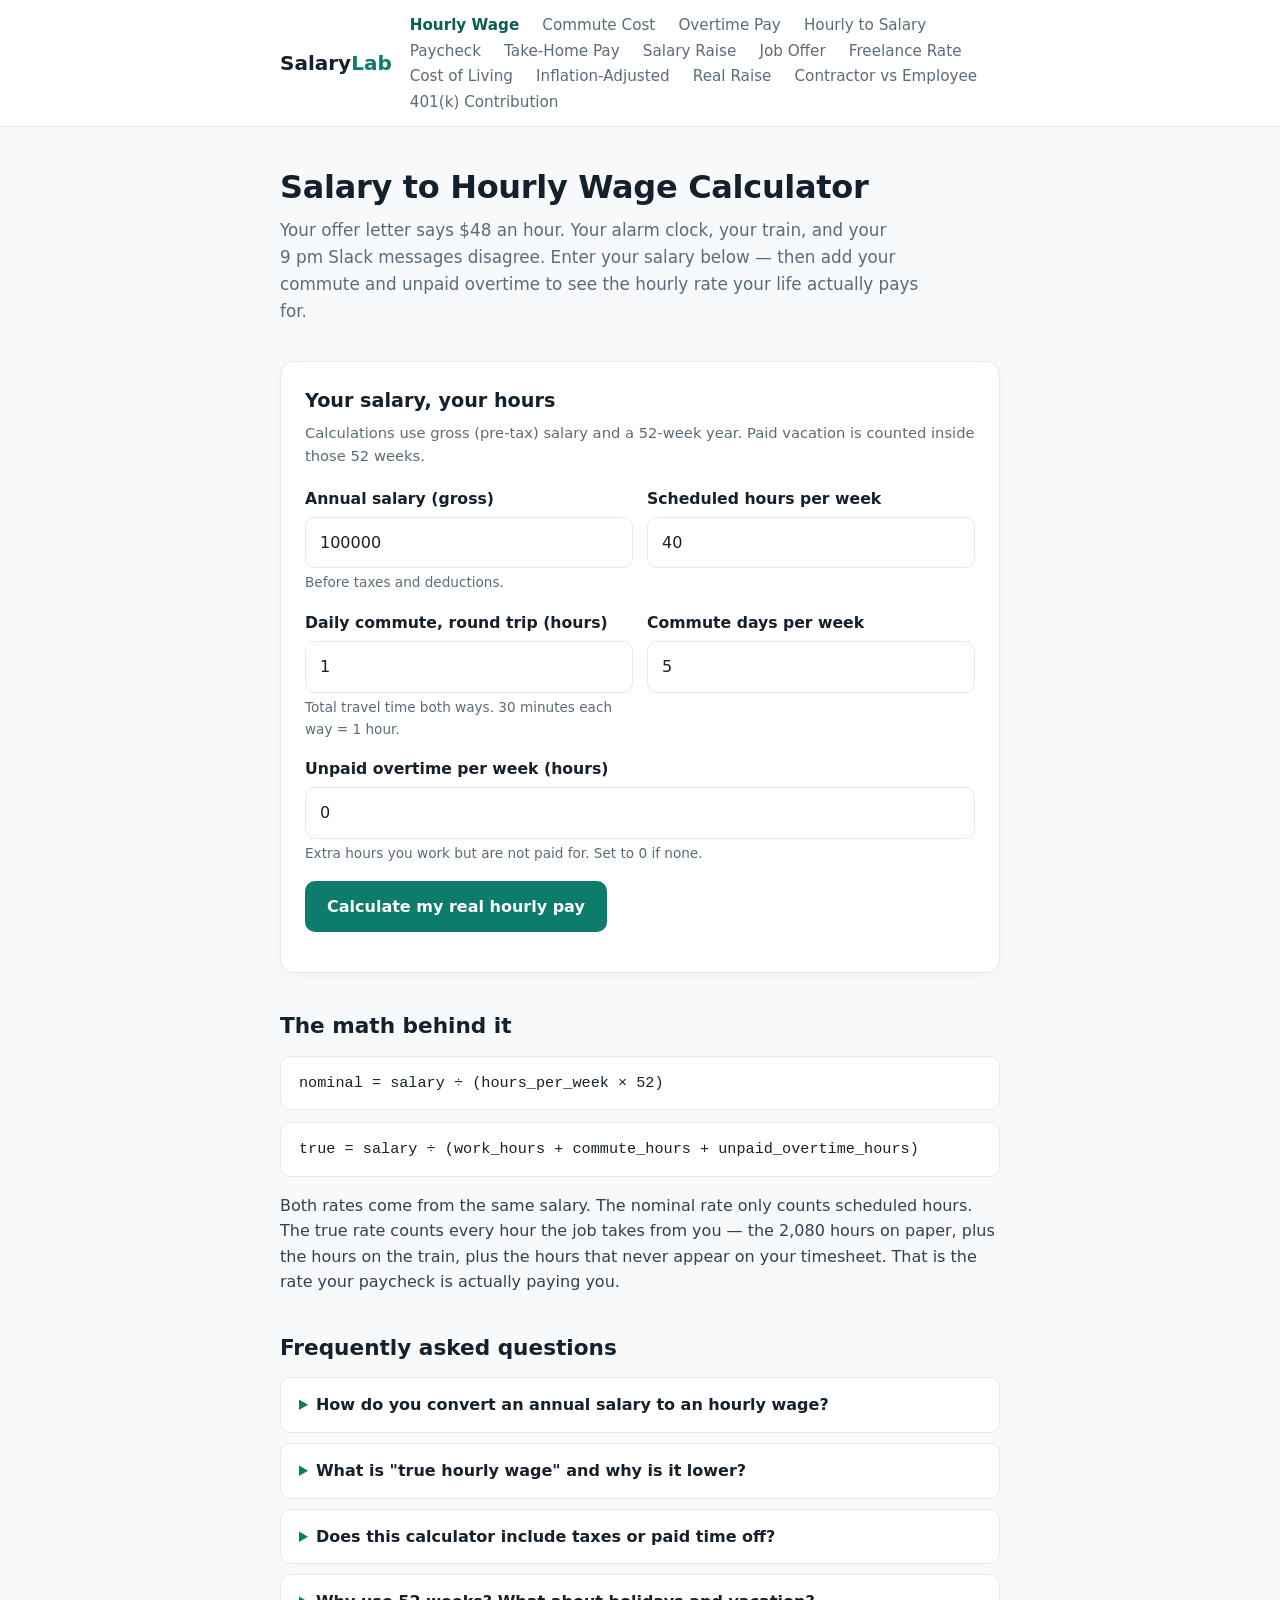
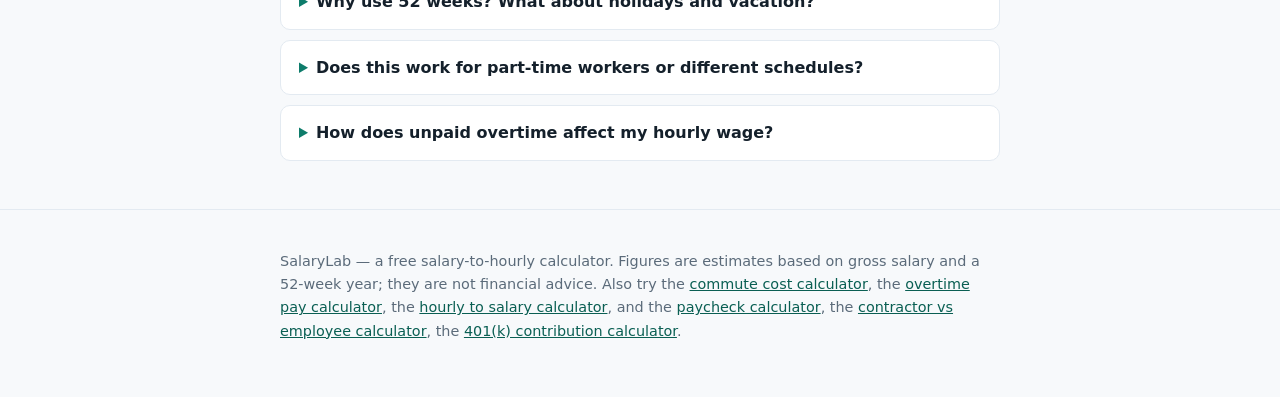
<file: index.html>
<!DOCTYPE html>
<html lang="en">
<head>
<meta charset="utf-8">
<meta name="viewport" content="width=device-width, initial-scale=1">
<title>Salary to Hourly Wage Calculator — See Your True Hourly Pay | SalaryLab</title>
<meta name="description" content="Convert annual salary to hourly wage instantly, then factor in commute time and unpaid overtime to see your true hourly pay — the rate your paycheck actually reflects.">
<link rel="canonical" href="https://salary.mimito6.uk/">
<link rel="stylesheet" href="styles.css">
<meta name="theme-color" content="#0e7c6b">
<script type="application/ld+json">
{
  "@context": "https://schema.org",
  "@type": "WebApplication",
  "name": "SalaryLab — Salary to Hourly Wage Calculator",
  "url": "https://salary.mimito6.uk/",
  "applicationCategory": "FinanceApplication",
  "operatingSystem": "Any",
  "offers": { "@type": "Offer", "price": "0", "priceCurrency": "USD" },
  "description": "Convert an annual salary to an hourly wage, then factor in commute time and unpaid overtime to reveal your true hourly pay."
}
</script>
<script type="application/ld+json">
{
  "@context": "https://schema.org",
  "@type": "FAQPage",
  "mainEntity": [
    {
      "@type": "Question",
      "name": "How do you convert an annual salary to an hourly wage?",
      "acceptedAnswer": { "@type": "Answer", "text": "Divide the annual salary by the number of working hours in a year. The standard calculation uses 40 hours per week × 52 weeks = 2,080 hours. For example, $100,000 ÷ 2,080 = $48.08 per hour." }
    },
    {
      "@type": "Question",
      "name": "What is 'true hourly wage' and why is it lower?",
      "acceptedAnswer": { "@type": "Answer", "text": "True hourly wage divides your salary by all the time your job actually costs you: scheduled work hours plus commuting time plus unpaid overtime. These extra hours earn you nothing, so the real rate per hour of your life is lower than the nominal rate on your offer letter." }
    },
    {
      "@type": "Question",
      "name": "Does this calculator include taxes or paid time off?",
      "acceptedAnswer": { "@type": "Answer", "text": "No. All figures use gross (pre-tax) salary and assume a 52-week working year. Paid vacation days are counted as work weeks, which keeps the math simple and comparable between jobs." }
    },
    {
      "@type": "Question",
      "name": "Why use 52 weeks? What about holidays and vacation?",
      "acceptedAnswer": { "@type": "Answer", "text": "The calculator uses 52 weeks so different jobs can be compared on the same basis. Paid time off is included in the 52 weeks rather than subtracted, because the salary still covers those weeks." }
    },
    {
      "@type": "Question",
      "name": "Does this work for part-time workers or different schedules?",
      "acceptedAnswer": { "@type": "Answer", "text": "Yes. Enter your actual weekly hours — for example 20 hours/week at a $50,000 salary — and the calculator divides by your real yearly hours (20 × 52 = 1,040)." }
    },
    {
      "@type": "Question",
      "name": "How does unpaid overtime affect my hourly wage?",
      "acceptedAnswer": { "@type": "Answer", "text": "Every unpaid overtime hour is added to the denominator but adds nothing to the numerator, dragging your true hourly wage down. Five unpaid overtime hours per week plus a one-hour daily commute turns a $100,000 salary into a true rate of about $38.46/hour." }
    }
  ]
}
</script>
</head>
<body>
<header class="site-header">
  <div class="wrap">
    <a class="brand" href="/">Salary<span>Lab</span></a>
    <nav class="site-nav">
      <a href="/" aria-current="page">Hourly Wage</a>
      <a href="/commute-cost">Commute Cost</a>
      <a href="/overtime-pay">Overtime Pay</a>
      <a href="/hourly-to-salary">Hourly to Salary</a>
      <a href="/paycheck">Paycheck</a>
      <a href="/take-home-pay">Take-Home Pay</a>
      <a href="/salary-raise">Salary Raise</a>
      <a href="/job-offer-comparison">Job Offer</a>
      <a href="/freelance-rate">Freelance Rate</a>
      <a href="/cost-of-living-salary">Cost of Living</a>
      <a href="/inflation-adjusted-salary">Inflation-Adjusted</a>
      <a href="/real-raise">Real Raise</a>
      <a href="/contractor-vs-employee">Contractor vs Employee</a>
      <a href="/401k-contribution">401(k) Contribution</a>
    </nav>
  </div>
</header>

<main class="wrap">
  <div class="hero">
    <h1>Salary to Hourly Wage Calculator</h1>
    <p class="lede">Your offer letter says $48 an hour. Your alarm clock, your train, and your 9&nbsp;pm Slack messages disagree. Enter your salary below — then add your commute and unpaid overtime to see the hourly rate your life actually pays for.</p>
  </div>

  <div class="card" id="calcCard">
    <h2>Your salary, your hours</h2>
    <p class="hint">Calculations use gross (pre-tax) salary and a 52-week year. Paid vacation is counted inside those 52 weeks.</p>
    <div class="field-grid">
      <div class="field">
        <label for="salary">Annual salary (gross)</label>
        <input id="salary" type="number" inputmode="decimal" min="0" step="any" value="100000" aria-describedby="salaryNote">
        <small id="salaryNote">Before taxes and deductions.</small>
      </div>
      <div class="field">
        <label for="hoursPerWeek">Scheduled hours per week</label>
        <input id="hoursPerWeek" type="number" inputmode="decimal" min="0" step="any" value="40">
      </div>
    </div>
    <div class="field-grid">
      <div class="field">
        <label for="commuteHours">Daily commute, round trip (hours)</label>
        <input id="commuteHours" type="number" inputmode="decimal" min="0" step="any" value="1">
        <small>Total travel time both ways. 30 minutes each way = 1 hour.</small>
      </div>
      <div class="field">
        <label for="commuteDays">Commute days per week</label>
        <input id="commuteDays" type="number" inputmode="numeric" min="0" max="7" step="1" value="5">
      </div>
    </div>
    <div class="field">
      <label for="overtime">Unpaid overtime per week (hours)</label>
      <input id="overtime" type="number" inputmode="decimal" min="0" step="any" value="0">
      <small>Extra hours you work but are not paid for. Set to 0 if none.</small>
    </div>
    <div class="btn-row">
      <button class="btn" id="calcSalaryBtn" type="button">Calculate my real hourly pay</button>
    </div>
    <p id="salaryError" role="alert" style="color:#b3541e;font-weight:600;"></p>

    <div class="results" id="salaryResults" aria-live="polite">
      <div class="big-number nominal">
        <div class="eyebrow">Nominal hourly wage</div>
        <div class="value" id="nominalValue">—</div>
        <div class="delta">Annual salary ÷ (weekly hours × 52)</div>
      </div>
      <div class="big-number">
        <div class="eyebrow">Your true hourly pay</div>
        <div class="value" id="trueValue">—</div>
        <div class="delta" id="trueDelta"></div>
      </div>
      <ul class="result-lines">
        <li><span class="k">Scheduled work hours / year</span><span class="v" id="lineWork">—</span></li>
        <li><span class="k">Commute hours / year</span><span class="v" id="lineCommute">—</span></li>
        <li><span class="k">Unpaid overtime / year</span><span class="v" id="lineOT">—</span></li>
        <li><span class="k">Total hours your job costs you</span><span class="v" id="lineTotal">—</span></li>
      </ul>
      <div class="warn-note">Want the full damage in dollars, too? <a href="/commute-cost">Calculate what your commute costs per year →</a></div>
    </div>
  </div>

  <section class="block">
    <h2>The math behind it</h2>
    <div class="formula">nominal = salary ÷ (hours_per_week × 52)</div>
    <div class="formula">true = salary ÷ (work_hours + commute_hours + unpaid_overtime_hours)</div>
    <p>Both rates come from the same salary. The nominal rate only counts scheduled hours. The true rate counts every hour the job takes from you — the 2,080 hours on paper, plus the hours on the train, plus the hours that never appear on your timesheet. That is the rate your paycheck is actually paying you.</p>
  </section>

  <section class="block faq">
    <h2>Frequently asked questions</h2>
    <details><summary>How do you convert an annual salary to an hourly wage?</summary>
      <p>Divide the annual salary by the number of working hours in a year. The standard calculation uses 40 hours per week × 52 weeks = 2,080 hours. For example, $100,000 ÷ 2,080 = $48.08 per hour.</p>
    </details>
    <details><summary>What is "true hourly wage" and why is it lower?</summary>
      <p>True hourly wage divides your salary by all the time your job actually costs you: scheduled work hours plus commuting time plus unpaid overtime. These extra hours earn you nothing, so the real rate per hour of your life is lower than the nominal rate on your offer letter.</p>
    </details>
    <details><summary>Does this calculator include taxes or paid time off?</summary>
      <p>No. All figures use gross (pre-tax) salary and assume a 52-week working year. Paid vacation days are counted as work weeks, which keeps the math simple and comparable between jobs.</p>
    </details>
    <details><summary>Why use 52 weeks? What about holidays and vacation?</summary>
      <p>The calculator uses 52 weeks so different jobs can be compared on the same basis. Paid time off is included in the 52 weeks rather than subtracted, because the salary still covers those weeks.</p>
    </details>
    <details><summary>Does this work for part-time workers or different schedules?</summary>
      <p>Yes. Enter your actual weekly hours — for example 20 hours/week at a $50,000 salary — and the calculator divides by your real yearly hours (20 × 52 = 1,040).</p>
    </details>
    <details><summary>How does unpaid overtime affect my hourly wage?</summary>
      <p>Every unpaid overtime hour is added to the denominator but adds nothing to the numerator, dragging your true hourly wage down. Five unpaid overtime hours per week plus a one-hour daily commute turns a $100,000 salary into a true rate of about $38.46/hour.</p>
    </details>
  </section>
</main>

<footer class="site-footer">
  <div class="wrap">
    <p>SalaryLab — a free salary-to-hourly calculator. Figures are estimates based on gross salary and a 52-week year; they are not financial advice. Also try the <a href="/commute-cost">commute cost calculator</a>, the <a href="/overtime-pay">overtime pay calculator</a>, the <a href="/hourly-to-salary">hourly to salary calculator</a>, and the <a href="/paycheck">paycheck calculator</a>, the <a href="/contractor-vs-employee">contractor vs employee calculator</a>, the <a href="/401k-contribution">401(k) contribution calculator</a>.</p>
  </div>
</footer>
<script src="app.js"></script>
</body>
</html>
</file>
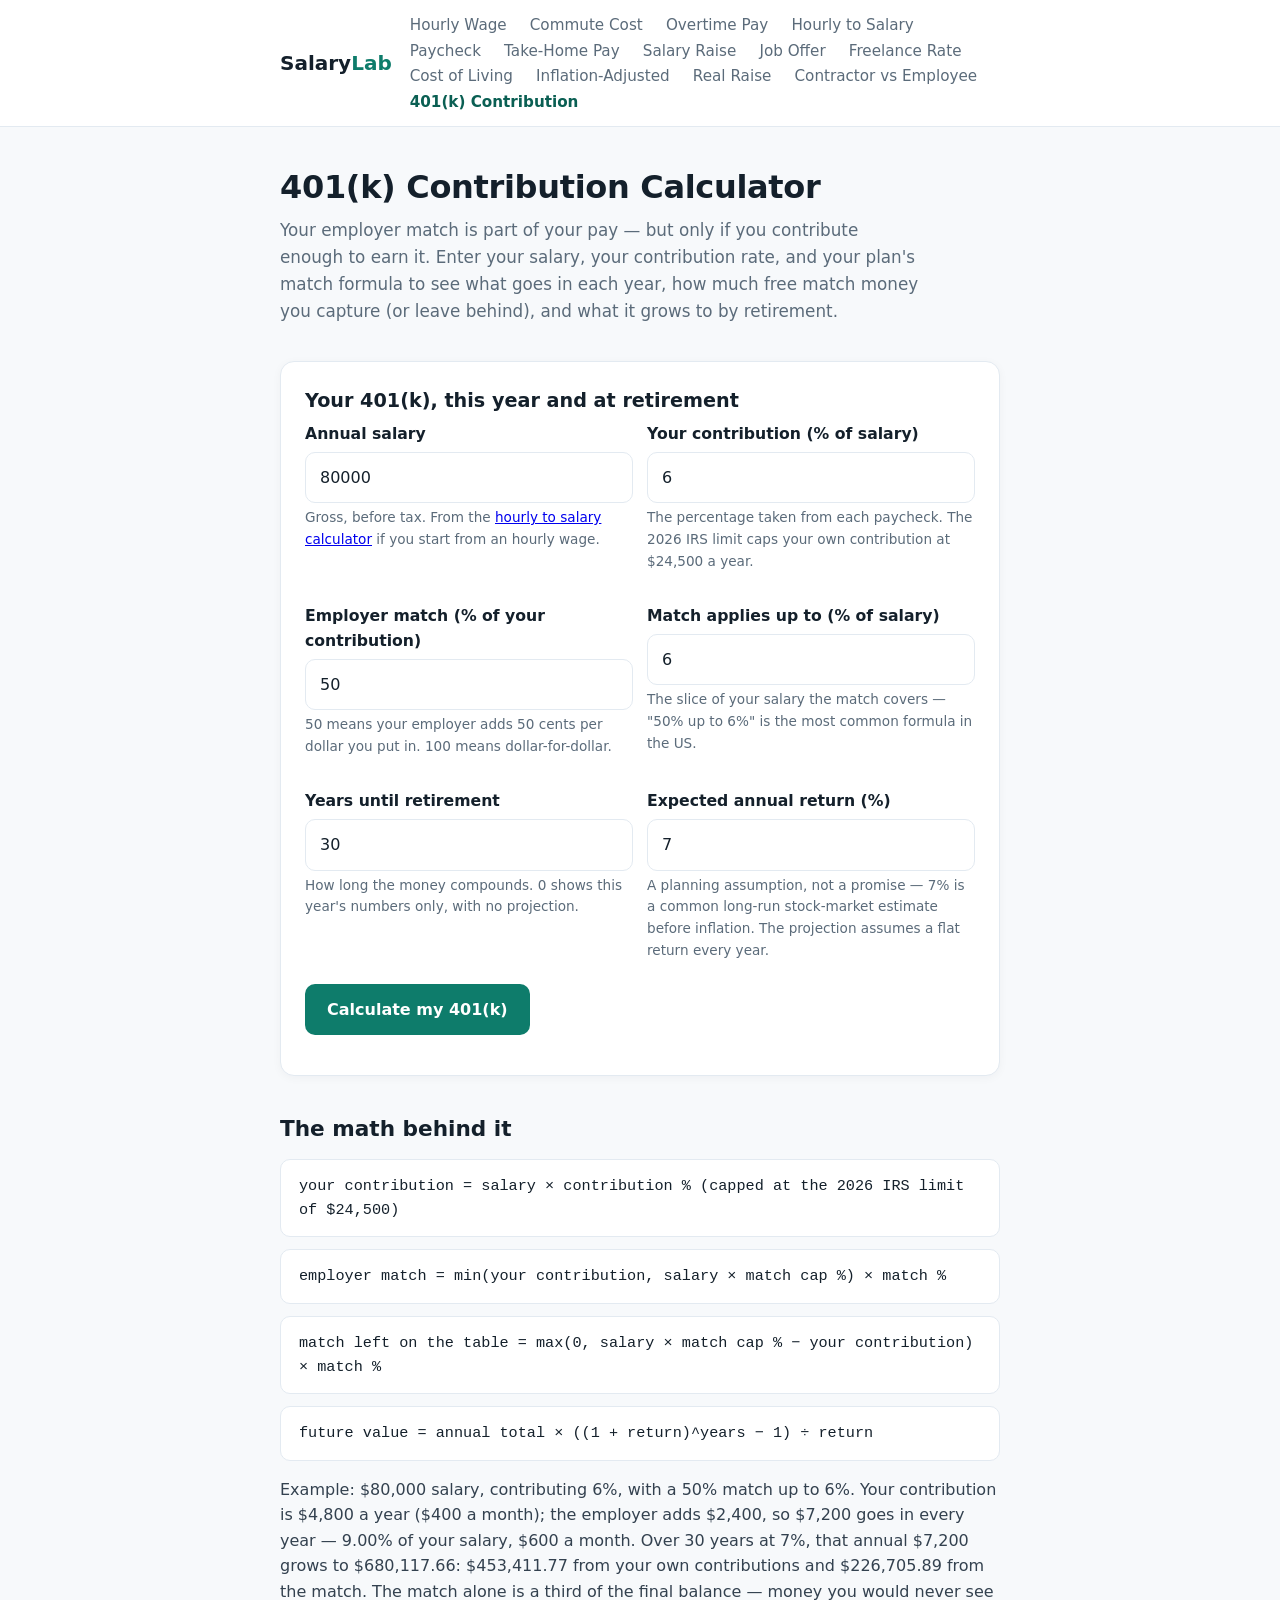
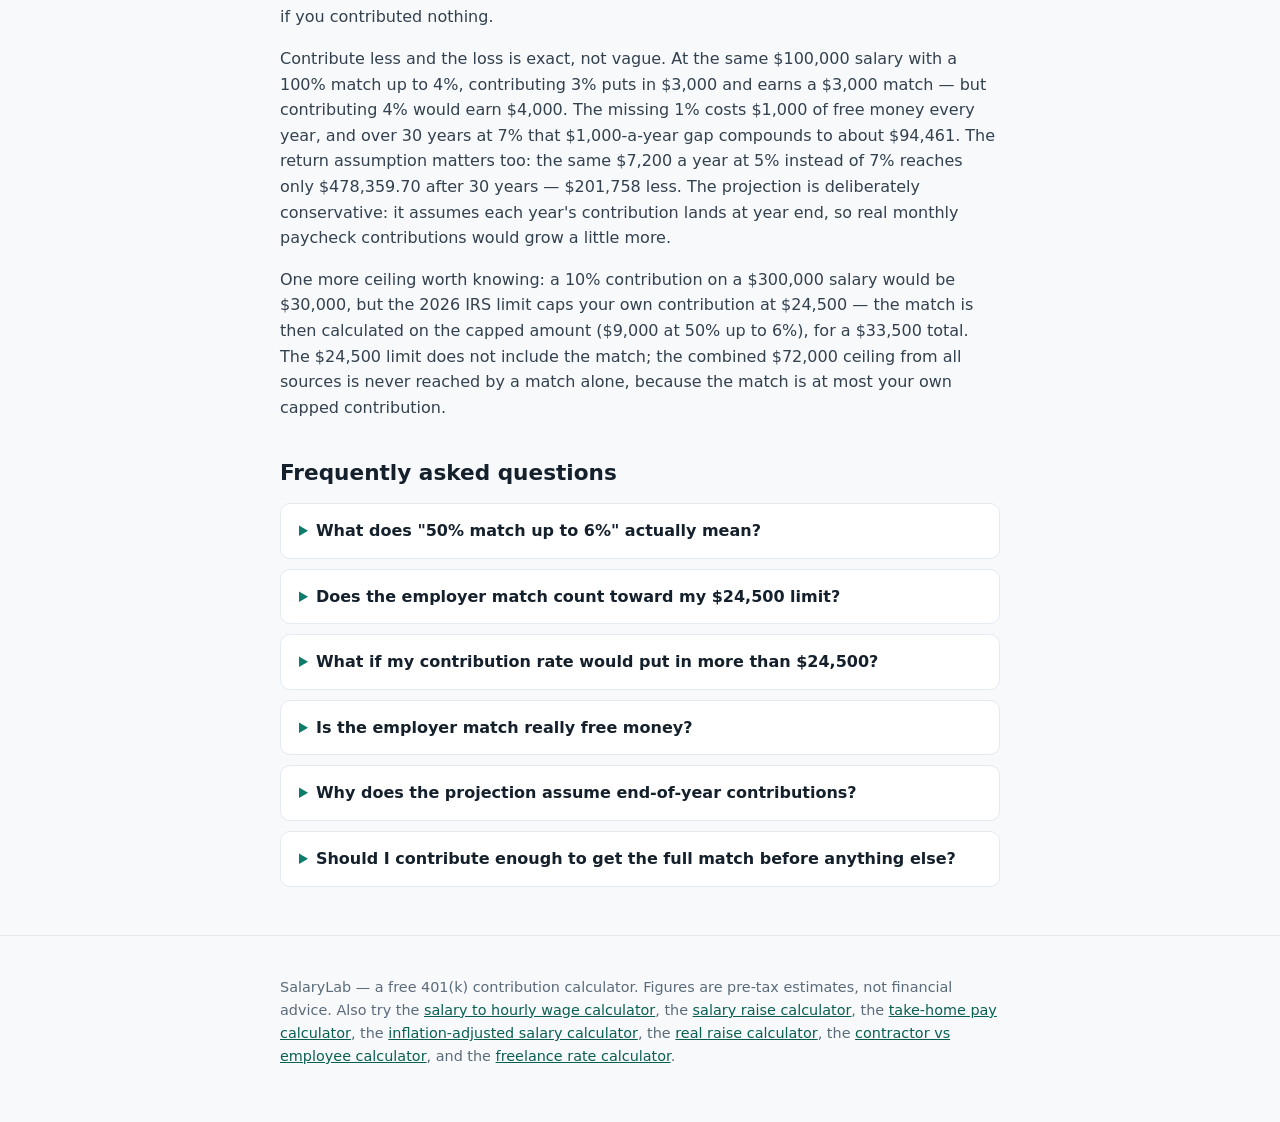
<file: 401k-contribution/index.html>
<!DOCTYPE html>
<html lang="en">
<head>
<meta charset="utf-8">
<meta name="viewport" content="width=device-width, initial-scale=1">
<title>401(k) Contribution Calculator — Match, Limits & Growth | SalaryLab</title>
<meta name="description" content="Free 401(k) contribution calculator: enter your salary, contribution rate, and employer match to see your annual contribution, the free match money, how much match you are leaving on the table, and what it grows to by retirement.">
<link rel="canonical" href="https://salary.mimito6.uk/401k-contribution">
<link rel="stylesheet" href="../styles.css">
<meta name="theme-color" content="#0e7c6b">
<script type="application/ld+json">
{
  "@context": "https://schema.org",
  "@type": "WebApplication",
  "name": "SalaryLab — 401(k) Contribution Calculator",
  "url": "https://salary.mimito6.uk/401k-contribution",
  "applicationCategory": "FinanceApplication",
  "operatingSystem": "Any",
  "offers": { "@type": "Offer", "price": "0", "priceCurrency": "USD" },
  "description": "Calculate your 401(k) contribution, employer match, missed match, and projected growth to retirement — with the 2026 IRS contribution limit applied."
}
</script>
<script type="application/ld+json">
{
  "@context": "https://schema.org",
  "@type": "FAQPage",
  "mainEntity": [
    {
      "@type": "Question",
      "name": "What does \"50% match up to 6%\" actually mean?",
      "acceptedAnswer": { "@type": "Answer", "text": "Your employer adds 50 cents for every dollar you contribute, but only on the first 6% of your salary. On an $80,000 salary, contributing 6% ($4,800) earns the full $2,400 match. Contributing 10% ($6,000) still earns only $2,400 — the match stops at 6% of salary. Contributing 3% ($2,400) earns only $1,200, leaving $1,200 of free match on the table." }
    },
    {
      "@type": "Question",
      "name": "Does the employer match count toward my $24,500 limit?",
      "acceptedAnswer": { "@type": "Answer", "text": "No. The 2026 IRS limit of $24,500 caps only what you put in from your own paycheck. The employer match sits on top of it. The combined ceiling from all sources is $72,000 a year, but a match alone can never push you over it — the match is at most your own (capped) contribution, so the combined total tops out at $49,000 in this calculator." }
    },
    {
      "@type": "Question",
      "name": "What if my contribution rate would put in more than $24,500?",
      "acceptedAnswer": { "@type": "Answer", "text": "The calculator caps your contribution at $24,500 and says so. A 10% rate on a $300,000 salary would be $30,000, so only $24,500 goes in and the match is calculated on the capped amount. If you are 50 or older, the catch-up lets you add $8,000 more ($32,500 total); at ages 60–63 the higher catch-up is $11,250 ($35,750 total). This tool uses the under-50 limit." }
    },
    {
      "@type": "Question",
      "name": "Is the employer match really free money?",
      "acceptedAnswer": { "@type": "Answer", "text": "Yes — a 50% match is an instant 50% return on the matched dollars, before any investment growth. The one catch is vesting: many plans only let you keep the full match after a few years with the company, so if you leave early you may forfeit part of it. Your own contributions are always 100% yours. Check your plan's vesting schedule." }
    },
    {
      "@type": "Question",
      "name": "Why does the projection assume end-of-year contributions?",
      "acceptedAnswer": { "@type": "Answer", "text": "It is a deliberate, conservative simplification: each year's contribution is assumed to land at year end, so it earns no return in the year it is made. Real paycheck contributions go in every pay period and earn a little more — monthly deposits over 30 years at 7% would add roughly 7–8% to the total. The projection also assumes a flat return every year; real markets vary." }
    },
    {
      "@type": "Question",
      "name": "Should I contribute enough to get the full match before anything else?",
      "acceptedAnswer": { "@type": "Answer", "text": "For most people, yes — the match is the highest guaranteed return available anywhere, and turning it down is leaving part of your pay on the table. This tool only does the math; it is not financial advice. High-interest debt and an emergency fund are the usual competing priorities, and your plan administrator can confirm your exact match formula." }
    }
  ]
}
</script>
</head>
<body>
<header class="site-header">
  <div class="wrap">
    <a class="brand" href="/">Salary<span>Lab</span></a>
    <nav class="site-nav">
      <a href="/">Hourly Wage</a>
      <a href="/commute-cost">Commute Cost</a>
      <a href="/overtime-pay">Overtime Pay</a>
      <a href="/hourly-to-salary">Hourly to Salary</a>
      <a href="/paycheck">Paycheck</a>
      <a href="/take-home-pay">Take-Home Pay</a>
      <a href="/salary-raise">Salary Raise</a>
      <a href="/job-offer-comparison">Job Offer</a>
      <a href="/freelance-rate">Freelance Rate</a>
      <a href="/cost-of-living-salary">Cost of Living</a>
      <a href="/inflation-adjusted-salary">Inflation-Adjusted</a>
      <a href="/real-raise">Real Raise</a>
      <a href="/contractor-vs-employee">Contractor vs Employee</a>
      <a href="/401k-contribution" aria-current="page">401(k) Contribution</a>
    </nav>
  </div>
</header>

<main class="wrap">
  <div class="hero">
    <h1>401(k) Contribution Calculator</h1>
    <p class="lede">Your employer match is part of your pay — but only if you contribute enough to earn it. Enter your salary, your contribution rate, and your plan's match formula to see what goes in each year, how much free match money you capture (or leave behind), and what it grows to by retirement.</p>
  </div>

  <div class="card">
    <h2>Your 401(k), this year and at retirement</h2>
    <div class="field-grid">
      <div class="field">
        <label for="kSalary">Annual salary</label>
        <input id="kSalary" type="number" inputmode="decimal" min="0" step="any" value="80000">
        <small>Gross, before tax. From the <a href="/hourly-to-salary">hourly to salary calculator</a> if you start from an hourly wage.</small>
      </div>
      <div class="field">
        <label for="kContrib">Your contribution (% of salary)</label>
        <input id="kContrib" type="number" inputmode="decimal" min="0" max="100" step="any" value="6">
        <small>The percentage taken from each paycheck. The 2026 IRS limit caps your own contribution at $24,500 a year.</small>
      </div>
      <div class="field">
        <label for="kMatch">Employer match (% of your contribution)</label>
        <input id="kMatch" type="number" inputmode="decimal" min="0" max="100" step="any" value="50">
        <small>50 means your employer adds 50 cents per dollar you put in. 100 means dollar-for-dollar.</small>
      </div>
      <div class="field">
        <label for="kCap">Match applies up to (% of salary)</label>
        <input id="kCap" type="number" inputmode="decimal" min="0" max="100" step="any" value="6">
        <small>The slice of your salary the match covers — "50% up to 6%" is the most common formula in the US.</small>
      </div>
      <div class="field">
        <label for="kYears">Years until retirement</label>
        <input id="kYears" type="number" inputmode="decimal" min="0" max="50" step="any" value="30">
        <small>How long the money compounds. 0 shows this year's numbers only, with no projection.</small>
      </div>
      <div class="field">
        <label for="kReturn">Expected annual return (%)</label>
        <input id="kReturn" type="number" inputmode="decimal" step="any" value="7">
        <small>A planning assumption, not a promise — 7% is a common long-run stock-market estimate before inflation. The projection assumes a flat return every year.</small>
      </div>
    </div>
    <div class="btn-row">
      <button class="btn" id="calc401kBtn" type="button">Calculate my 401(k)</button>
    </div>
    <p id="kError" role="alert" style="color:#b3541e;font-weight:600;"></p>

    <div class="results" id="kResults" aria-live="polite">
      <div class="big-number">
        <div class="eyebrow">Going into your 401(k) each year</div>
        <div class="value" id="kBig">—</div>
        <div class="delta" id="kBigDelta"></div>
      </div>
      <p id="kVerdict" style="font-weight:700;"></p>
      <ul class="result-lines">
        <li><span class="k">Your contribution</span><span class="v" id="kEmployee">—</span></li>
        <li><span class="k">Employer match</span><span class="v" id="kEmployer">—</span></li>
        <li><span class="k">Total going in each year</span><span class="v" id="kTotal">—</span></li>
        <li><span class="k">Your contribution per month</span><span class="v" id="kMonthlyEmp">—</span></li>
        <li><span class="k">Total per month</span><span class="v" id="kMonthlyTotal">—</span></li>
        <li><span class="k">Total as a share of salary</span><span class="v" id="kEffRate">—</span></li>
        <li><span class="k">Match left on the table</span><span class="v" id="kMissed">—</span></li>
        <li><span class="k">Projected value at retirement</span><span class="v" id="kFvTotal">—</span></li>
        <li><span class="k">Of which: your contributions grew to</span><span class="v" id="kFvEmp">—</span></li>
        <li><span class="k">Of which: employer match grew to</span><span class="v" id="kFvEr">—</span></li>
      </ul>
      <p id="kCapNote" class="warn-note" style="display:none;"></p>
      <div class="warn-note">All figures are pre-tax. Contributions reduce your taxable income now; withdrawals in retirement are taxed as income. This tool does the math — it is not financial advice.</div>
    </div>
  </div>

  <section class="block">
    <h2>The math behind it</h2>
    <div class="formula">your contribution = salary × contribution % (capped at the 2026 IRS limit of $24,500)</div>
    <div class="formula">employer match = min(your contribution, salary × match cap %) × match %</div>
    <div class="formula">match left on the table = max(0, salary × match cap % − your contribution) × match %</div>
    <div class="formula">future value = annual total × ((1 + return)^years − 1) ÷ return</div>
    <p>Example: $80,000 salary, contributing 6%, with a 50% match up to 6%. Your contribution is $4,800 a year ($400 a month); the employer adds $2,400, so $7,200 goes in every year — 9.00% of your salary, $600 a month. Over 30 years at 7%, that annual $7,200 grows to $680,117.66: $453,411.77 from your own contributions and $226,705.89 from the match. The match alone is a third of the final balance — money you would never see if you contributed nothing.</p>
    <p>Contribute less and the loss is exact, not vague. At the same $100,000 salary with a 100% match up to 4%, contributing 3% puts in $3,000 and earns a $3,000 match — but contributing 4% would earn $4,000. The missing 1% costs $1,000 of free money every year, and over 30 years at 7% that $1,000-a-year gap compounds to about $94,461. The return assumption matters too: the same $7,200 a year at 5% instead of 7% reaches only $478,359.70 after 30 years — $201,758 less. The projection is deliberately conservative: it assumes each year's contribution lands at year end, so real monthly paycheck contributions would grow a little more.</p>
    <p>One more ceiling worth knowing: a 10% contribution on a $300,000 salary would be $30,000, but the 2026 IRS limit caps your own contribution at $24,500 — the match is then calculated on the capped amount ($9,000 at 50% up to 6%), for a $33,500 total. The $24,500 limit does not include the match; the combined $72,000 ceiling from all sources is never reached by a match alone, because the match is at most your own capped contribution.</p>
  </section>

  <section class="block faq">
    <h2>Frequently asked questions</h2>
    <details><summary>What does "50% match up to 6%" actually mean?</summary>
      <p>Your employer adds 50 cents for every dollar you contribute, but only on the first 6% of your salary. On an $80,000 salary, contributing 6% ($4,800) earns the full $2,400 match. Contributing 10% ($6,000) still earns only $2,400 — the match stops at 6% of salary. Contributing 3% ($2,400) earns only $1,200, leaving $1,200 of free match on the table.</p>
    </details>
    <details><summary>Does the employer match count toward my $24,500 limit?</summary>
      <p>No. The 2026 IRS limit of $24,500 caps only what you put in from your own paycheck. The employer match sits on top of it. The combined ceiling from all sources is $72,000 a year, but a match alone can never push you over it — the match is at most your own (capped) contribution, so the combined total tops out at $49,000 in this calculator.</p>
    </details>
    <details><summary>What if my contribution rate would put in more than $24,500?</summary>
      <p>The calculator caps your contribution at $24,500 and says so. A 10% rate on a $300,000 salary would be $30,000, so only $24,500 goes in and the match is calculated on the capped amount. If you are 50 or older, the catch-up lets you add $8,000 more ($32,500 total); at ages 60–63 the higher catch-up is $11,250 ($35,750 total). This tool uses the under-50 limit.</p>
    </details>
    <details><summary>Is the employer match really free money?</summary>
      <p>Yes — a 50% match is an instant 50% return on the matched dollars, before any investment growth. The one catch is vesting: many plans only let you keep the full match after a few years with the company, so if you leave early you may forfeit part of it. Your own contributions are always 100% yours. Check your plan's vesting schedule.</p>
    </details>
    <details><summary>Why does the projection assume end-of-year contributions?</summary>
      <p>It is a deliberate, conservative simplification: each year's contribution is assumed to land at year end, so it earns no return in the year it is made. Real paycheck contributions go in every pay period and earn a little more — monthly deposits over 30 years at 7% would add roughly 7–8% to the total. The projection also assumes a flat return every year; real markets vary.</p>
    </details>
    <details><summary>Should I contribute enough to get the full match before anything else?</summary>
      <p>For most people, yes — the match is the highest guaranteed return available anywhere, and turning it down is leaving part of your pay on the table. This tool only does the math; it is not financial advice. High-interest debt and an emergency fund are the usual competing priorities, and your plan administrator can confirm your exact match formula.</p>
    </details>
  </section>
</main>

<footer class="site-footer">
  <div class="wrap">
    <p>SalaryLab — a free 401(k) contribution calculator. Figures are pre-tax estimates, not financial advice. Also try the <a href="/">salary to hourly wage calculator</a>, the <a href="/salary-raise">salary raise calculator</a>, the <a href="/take-home-pay">take-home pay calculator</a>, the <a href="/inflation-adjusted-salary">inflation-adjusted salary calculator</a>, the <a href="/real-raise">real raise calculator</a>, the <a href="/contractor-vs-employee">contractor vs employee calculator</a>, and the <a href="/freelance-rate">freelance rate calculator</a>.</p>
  </div>
</footer>
<script src="../401k.js"></script>
</body>
</html>
</file>
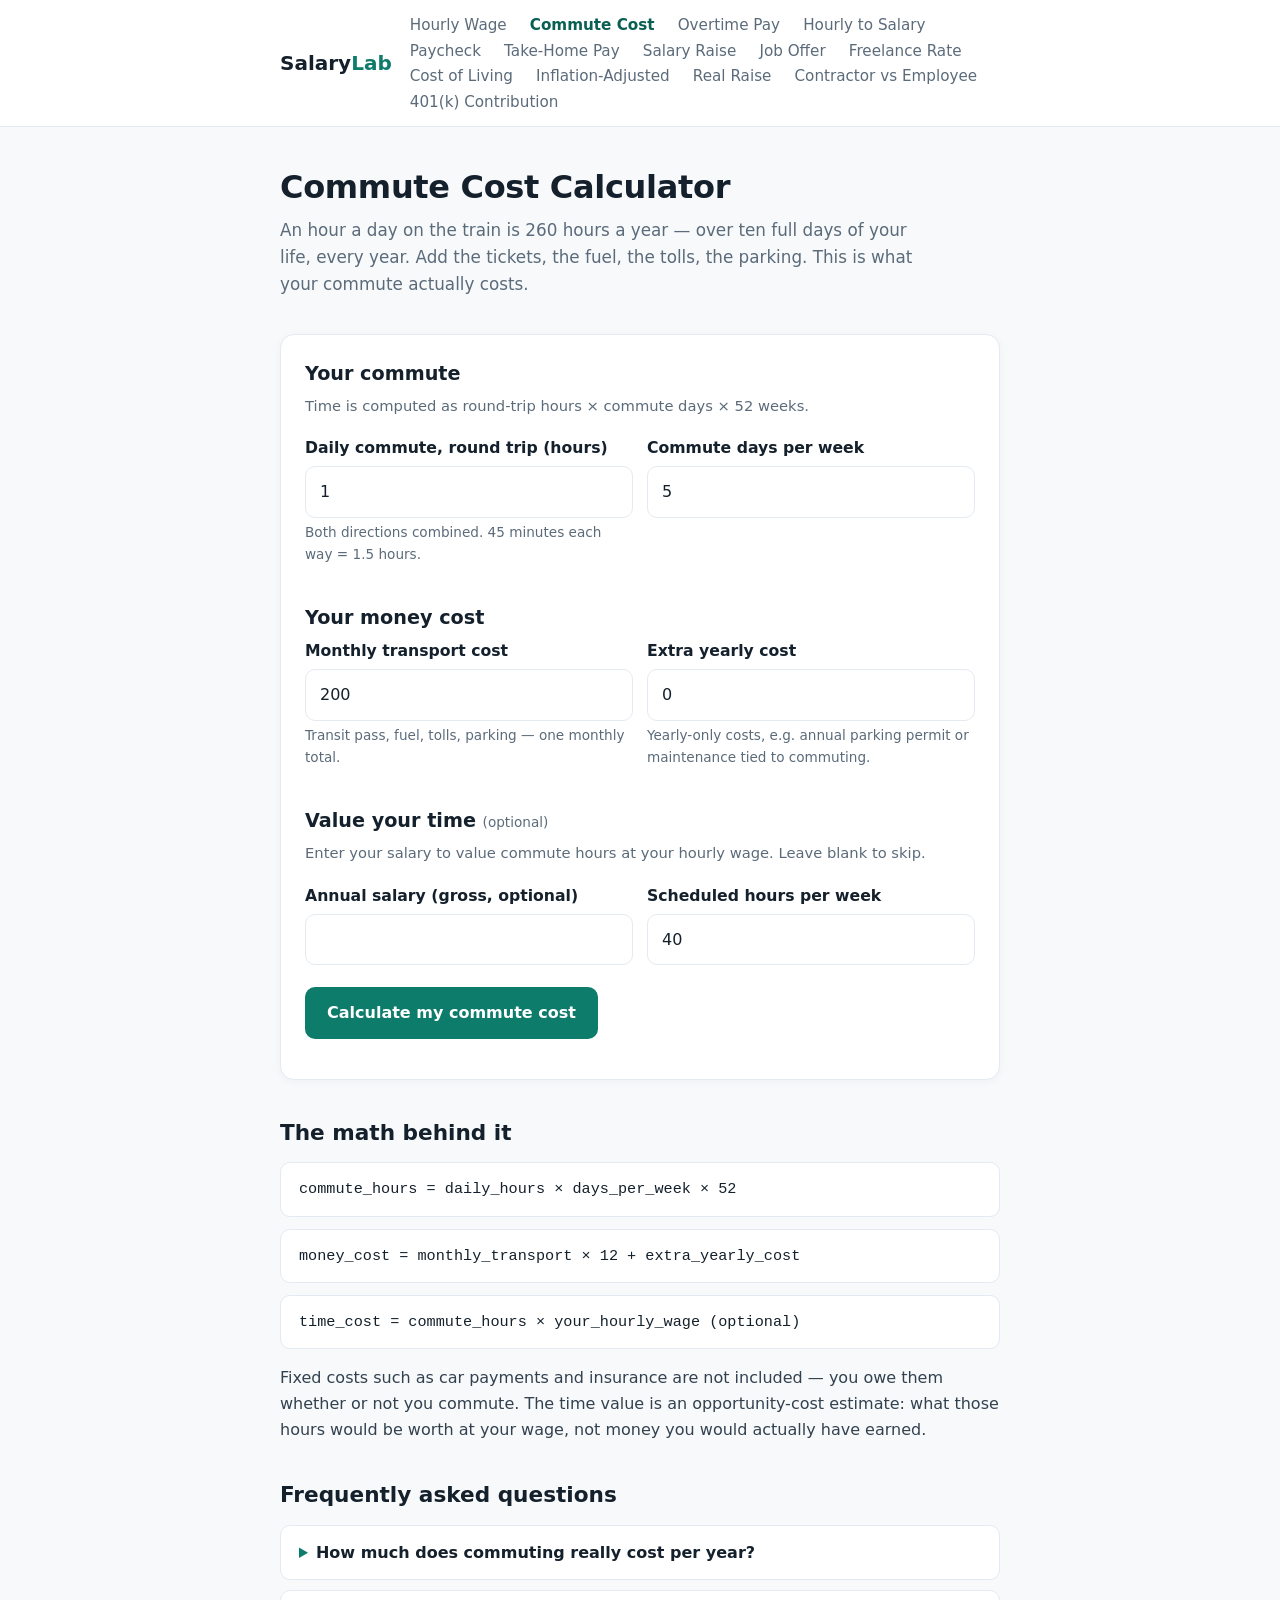
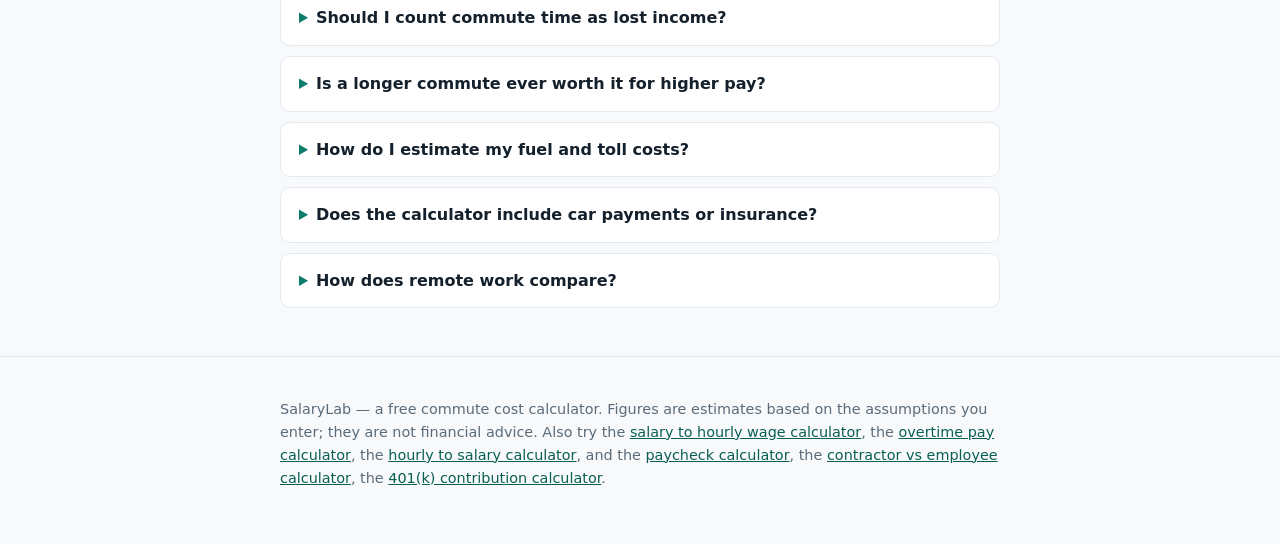
<file: commute-cost/index.html>
<!DOCTYPE html>
<html lang="en">
<head>
<meta charset="utf-8">
<meta name="viewport" content="width=device-width, initial-scale=1">
<title>Commute Cost Calculator — How Much Your Commute Really Costs | SalaryLab</title>
<meta name="description" content="Calculate the true yearly cost of your commute: the hours lost plus the money spent on transit, fuel, tolls, and parking — in one clear number.">
<link rel="canonical" href="https://salary.mimito6.uk/commute-cost">
<link rel="stylesheet" href="../styles.css">
<meta name="theme-color" content="#0e7c6b">
<script type="application/ld+json">
{
  "@context": "https://schema.org",
  "@type": "WebApplication",
  "name": "SalaryLab — Commute Cost Calculator",
  "url": "https://salary.mimito6.uk/commute-cost",
  "applicationCategory": "FinanceApplication",
  "operatingSystem": "Any",
  "offers": { "@type": "Offer", "price": "0", "priceCurrency": "USD" },
  "description": "Estimate the total yearly cost of commuting: hours lost plus money spent on transit, fuel, tolls, and parking."
}
</script>
<script type="application/ld+json">
{
  "@context": "https://schema.org",
  "@type": "FAQPage",
  "mainEntity": [
    {
      "@type": "Question",
      "name": "How much does commuting really cost per year?",
      "acceptedAnswer": { "@type": "Answer", "text": "It costs money plus time. Add your yearly transit or fuel expenses to the value of your commute hours. For example, a 1-hour daily round trip, 5 days a week, is 260 hours a year; valued at a $48.08/hour wage that is $12,500 in time alone." }
    },
    {
      "@type": "Question",
      "name": "Should I count commute time as lost income?",
      "acceptedAnswer": { "@type": "Answer", "text": "That is up to you. Valuing commute hours at your hourly wage shows the opportunity cost — what that time would be worth at your rate of pay. It is an estimate of lost value, not money you would have earned." }
    },
    {
      "@type": "Question",
      "name": "Is a longer commute ever worth it for higher pay?",
      "acceptedAnswer": { "@type": "Answer", "text": "Compare the salary difference against your commute cost. If the raise is smaller than what the commute costs you in time and money each year, the higher-paying job pays you less in real terms." }
    },
    {
      "@type": "Question",
      "name": "How do I estimate my fuel and toll costs?",
      "acceptedAnswer": { "@type": "Answer", "text": "Start with your monthly spend: fuel, tolls, parking, and transit passes. Multiply by 12, then add any yearly costs like vehicle maintenance tied to commuting. Enter the monthly figure and extra yearly costs in the calculator." }
    },
    {
      "@type": "Question",
      "name": "Does the calculator include car payments or insurance?",
      "acceptedAnswer": { "@type": "Answer", "text": "No. Fixed costs like car payments and insurance are due whether or not you commute, so they are excluded. Only include costs that scale with commuting, plus the optional time value of your commute hours." }
    },
    {
      "@type": "Question",
      "name": "How does remote work compare?",
      "acceptedAnswer": { "@type": "Answer", "text": "Working from home removes both the money cost and the time cost of commuting. Enter your current commute details to see the total yearly value a remote or hybrid schedule would give you back." }
    }
  ]
}
</script>
</head>
<body>
<header class="site-header">
  <div class="wrap">
    <a class="brand" href="/">Salary<span>Lab</span></a>
    <nav class="site-nav">
      <a href="/">Hourly Wage</a>
      <a href="/commute-cost" aria-current="page">Commute Cost</a>
      <a href="/overtime-pay">Overtime Pay</a>
      <a href="/hourly-to-salary">Hourly to Salary</a>
      <a href="/paycheck">Paycheck</a>
      <a href="/take-home-pay">Take-Home Pay</a>
      <a href="/salary-raise">Salary Raise</a>
      <a href="/job-offer-comparison">Job Offer</a>
      <a href="/freelance-rate">Freelance Rate</a>
      <a href="/cost-of-living-salary">Cost of Living</a>
      <a href="/inflation-adjusted-salary">Inflation-Adjusted</a>
      <a href="/real-raise">Real Raise</a>
      <a href="/contractor-vs-employee">Contractor vs Employee</a>
      <a href="/401k-contribution">401(k) Contribution</a>
    </nav>
  </div>
</header>

<main class="wrap">
  <div class="hero">
    <h1>Commute Cost Calculator</h1>
    <p class="lede">An hour a day on the train is 260 hours a year — over ten full days of your life, every year. Add the tickets, the fuel, the tolls, the parking. This is what your commute actually costs.</p>
  </div>

  <div class="card">
    <h2>Your commute</h2>
    <p class="hint">Time is computed as round-trip hours × commute days × 52 weeks.</p>
    <div class="field-grid">
      <div class="field">
        <label for="cCommuteHours">Daily commute, round trip (hours)</label>
        <input id="cCommuteHours" type="number" inputmode="decimal" min="0" step="any" value="1">
        <small>Both directions combined. 45 minutes each way = 1.5 hours.</small>
      </div>
      <div class="field">
        <label for="cDays">Commute days per week</label>
        <input id="cDays" type="number" inputmode="numeric" min="0" max="7" step="1" value="5">
      </div>
    </div>
    <h2 style="margin-top:22px;">Your money cost</h2>
    <div class="field-grid">
      <div class="field">
        <label for="cMonthlyCost">Monthly transport cost</label>
        <input id="cMonthlyCost" type="number" inputmode="decimal" min="0" step="any" value="200">
        <small>Transit pass, fuel, tolls, parking — one monthly total.</small>
      </div>
      <div class="field">
        <label for="cAnnualCost">Extra yearly cost</label>
        <input id="cAnnualCost" type="number" inputmode="decimal" min="0" step="any" value="0">
        <small>Yearly-only costs, e.g. annual parking permit or maintenance tied to commuting.</small>
      </div>
    </div>
    <h2 style="margin-top:22px;">Value your time <span style="font-weight:400;color:var(--muted);font-size:0.85rem;">(optional)</span></h2>
    <p class="hint">Enter your salary to value commute hours at your hourly wage. Leave blank to skip.</p>
    <div class="field-grid">
      <div class="field">
        <label for="cSalary">Annual salary (gross, optional)</label>
        <input id="cSalary" type="number" inputmode="decimal" min="0" step="any" value="">
      </div>
      <div class="field">
        <label for="cHoursPerWeek">Scheduled hours per week</label>
        <input id="cHoursPerWeek" type="number" inputmode="decimal" min="0" step="any" value="40">
      </div>
    </div>
    <div class="btn-row">
      <button class="btn" id="calcCommuteBtn" type="button">Calculate my commute cost</button>
    </div>
    <p id="commuteError" role="alert" style="color:#b3541e;font-weight:600;"></p>

    <div class="results" id="commuteResults" aria-live="polite">
      <div class="big-number">
        <div class="eyebrow">Your commute costs you every year</div>
        <div class="value" id="ccTotal">—</div>
        <div class="delta" id="ccDelta"></div>
      </div>
      <ul class="result-lines">
        <li><span class="k">Hours spent commuting / year</span><span class="v" id="ccHours">—</span></li>
        <li><span class="k">That's equivalent to</span><span class="v" id="ccDays">—</span></li>
        <li><span class="k">Or full work weeks</span><span class="v" id="ccWeeks">—</span></li>
        <li><span class="k">Money spent on transport / year</span><span class="v" id="ccMoney">—</span></li>
        <li id="rowTimeCost"><span class="k">Time value (at your hourly wage)</span><span class="v" id="ccTime">—</span></li>
      </ul>
      <div class="warn-note">Thinking of taking a "better-paid" job further away? <a href="/">Check whether the raise beats the commute on your true hourly pay →</a></div>
    </div>
  </div>

  <section class="block">
    <h2>The math behind it</h2>
    <div class="formula">commute_hours = daily_hours × days_per_week × 52</div>
    <div class="formula">money_cost = monthly_transport × 12 + extra_yearly_cost</div>
    <div class="formula">time_cost = commute_hours × your_hourly_wage (optional)</div>
    <p>Fixed costs such as car payments and insurance are not included — you owe them whether or not you commute. The time value is an opportunity-cost estimate: what those hours would be worth at your wage, not money you would actually have earned.</p>
  </section>

  <section class="block faq">
    <h2>Frequently asked questions</h2>
    <details><summary>How much does commuting really cost per year?</summary>
      <p>It costs money plus time. Add your yearly transit or fuel expenses to the value of your commute hours. For example, a 1-hour daily round trip, 5 days a week, is 260 hours a year; valued at a $48.08/hour wage that is $12,500 in time alone.</p>
    </details>
    <details><summary>Should I count commute time as lost income?</summary>
      <p>That is up to you. Valuing commute hours at your hourly wage shows the opportunity cost — what that time would be worth at your rate of pay. It is an estimate of lost value, not money you would have earned.</p>
    </details>
    <details><summary>Is a longer commute ever worth it for higher pay?</summary>
      <p>Compare the salary difference against your commute cost. If the raise is smaller than what the commute costs you in time and money each year, the higher-paying job pays you less in real terms.</p>
    </details>
    <details><summary>How do I estimate my fuel and toll costs?</summary>
      <p>Start with your monthly spend: fuel, tolls, parking, and transit passes. Multiply by 12, then add any yearly costs like vehicle maintenance tied to commuting. Enter the monthly figure and extra yearly costs in the calculator.</p>
    </details>
    <details><summary>Does the calculator include car payments or insurance?</summary>
      <p>No. Fixed costs like car payments and insurance are due whether or not you commute, so they are excluded. Only include costs that scale with commuting, plus the optional time value of your commute hours.</p>
    </details>
    <details><summary>How does remote work compare?</summary>
      <p>Working from home removes both the money cost and the time cost of commuting. Enter your current commute details to see the total yearly value a remote or hybrid schedule would give you back.</p>
    </details>
  </section>
</main>

<footer class="site-footer">
  <div class="wrap">
    <p>SalaryLab — a free commute cost calculator. Figures are estimates based on the assumptions you enter; they are not financial advice. Also try the <a href="/">salary to hourly wage calculator</a>, the <a href="/overtime-pay">overtime pay calculator</a>, the <a href="/hourly-to-salary">hourly to salary calculator</a>, and the <a href="/paycheck">paycheck calculator</a>, the <a href="/contractor-vs-employee">contractor vs employee calculator</a>, the <a href="/401k-contribution">401(k) contribution calculator</a>.</p>
  </div>
</footer>
<script src="../app.js"></script>
</body>
</html>
</file>
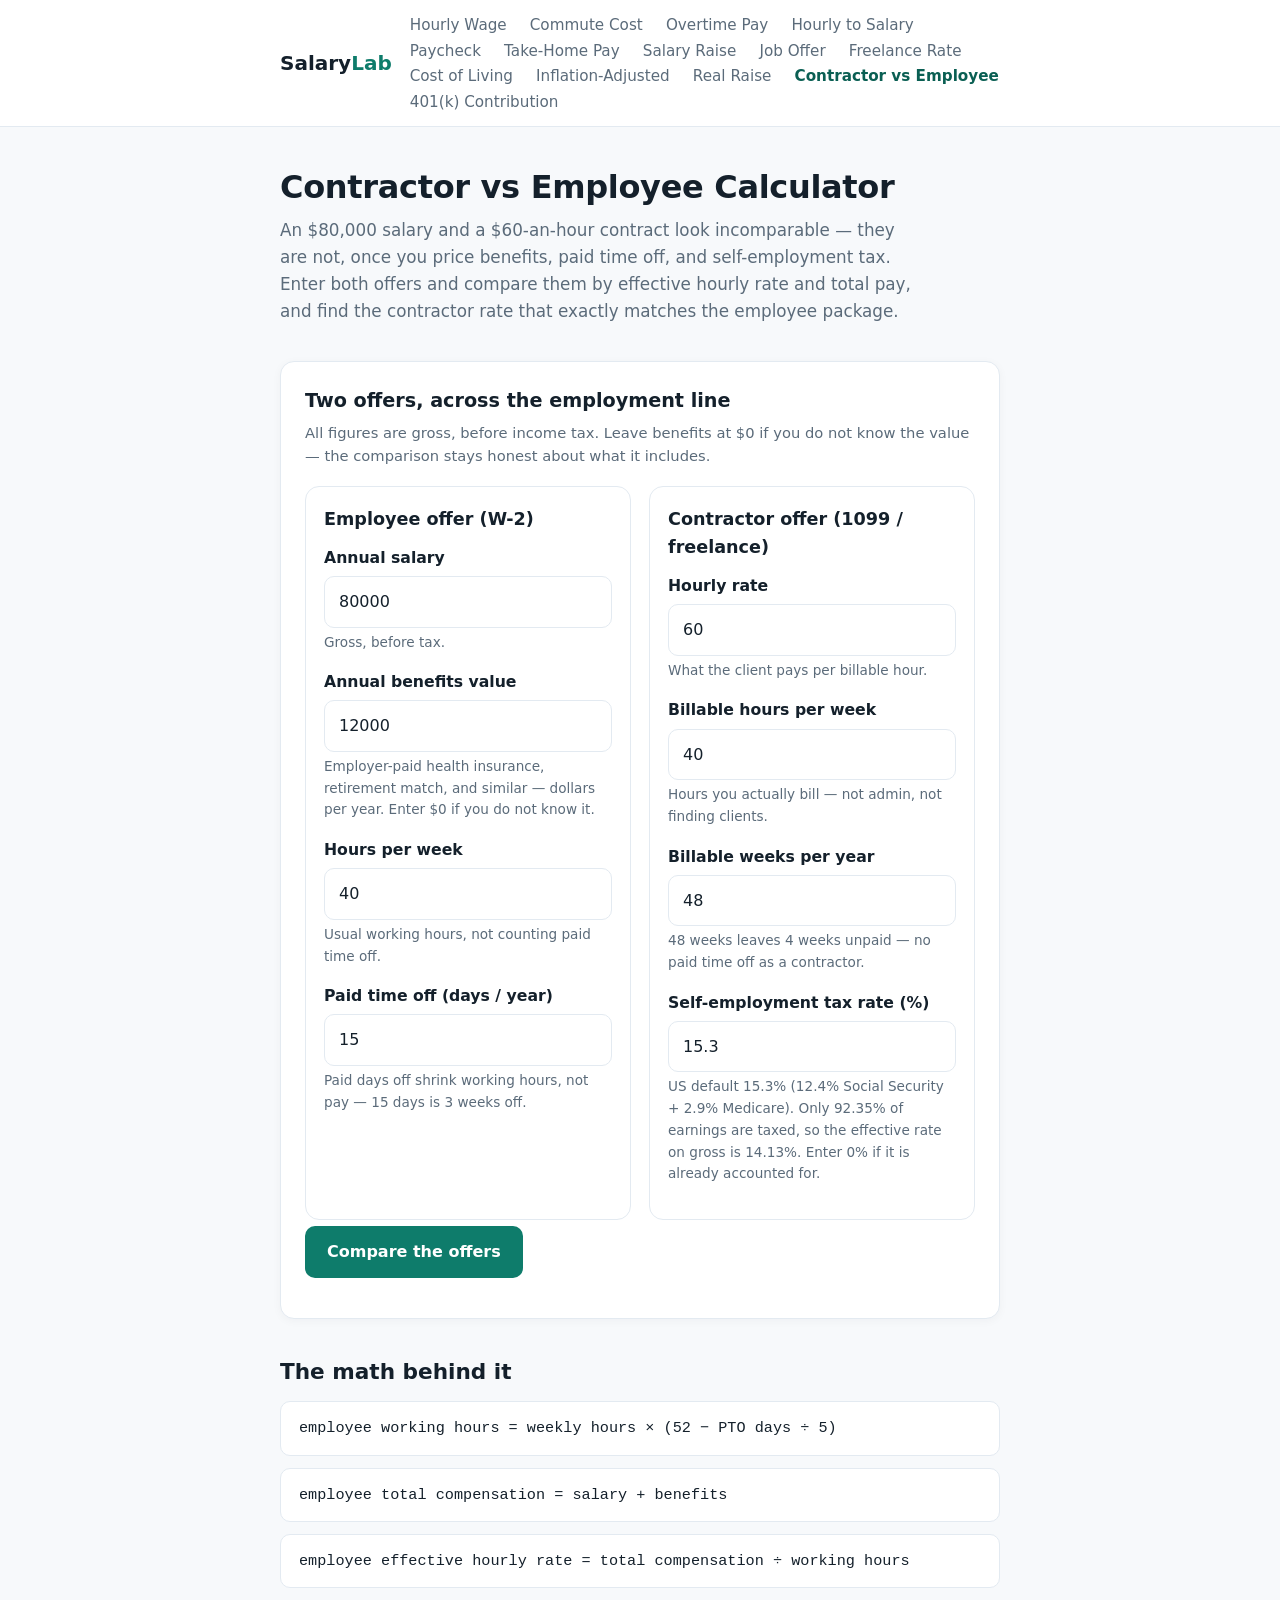
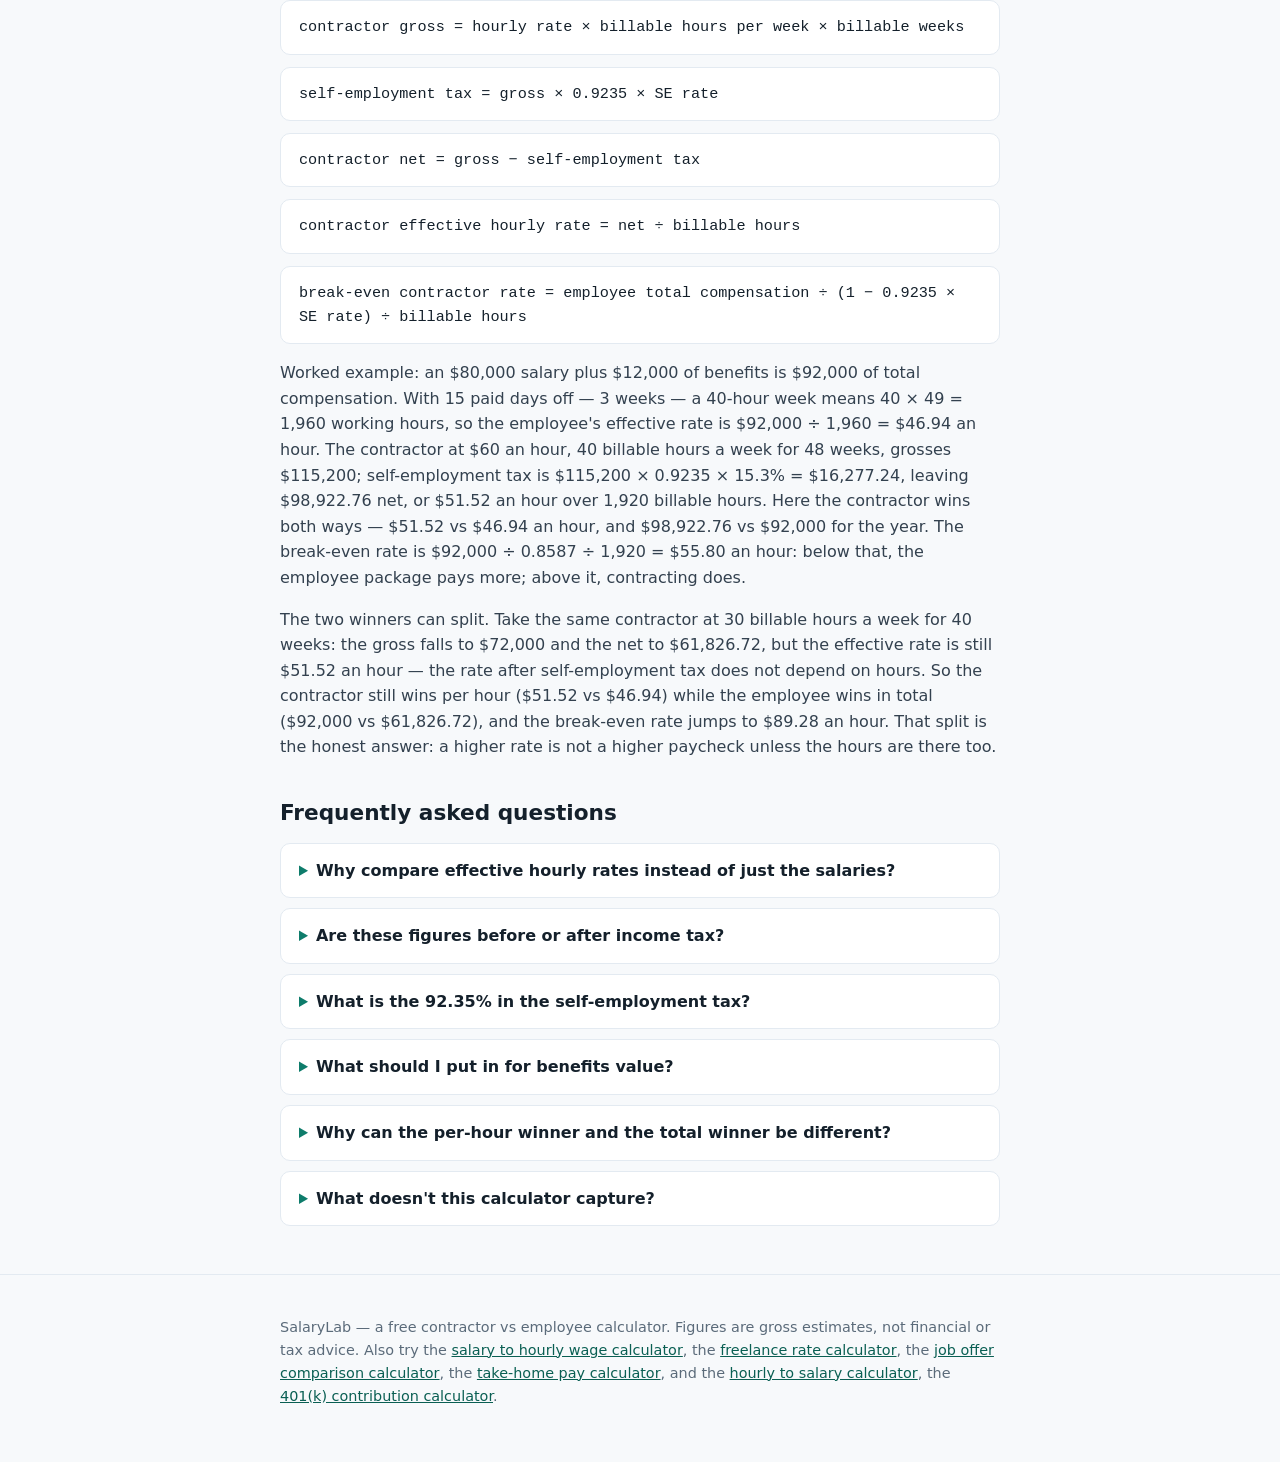
<file: contractor-vs-employee/index.html>
<!DOCTYPE html>
<html lang="en">
<head>
<meta charset="utf-8">
<meta name="viewport" content="width=device-width, initial-scale=1">
<title>Contractor vs Employee Calculator — Which Offer Pays More Per Hour? | SalaryLab</title>
<meta name="description" content="Free contractor vs employee calculator: compare a W-2 employee offer against a contractor or freelance offer by effective hourly rate and total pay — including self-employment tax, benefits, and paid time off — and find the break-even contractor rate.">
<link rel="canonical" href="https://salary.mimito6.uk/contractor-vs-employee">
<link rel="stylesheet" href="../styles.css">
<meta name="theme-color" content="#0e7c6b">
<script type="application/ld+json">
{
  "@context": "https://schema.org",
  "@type": "WebApplication",
  "name": "SalaryLab — Contractor vs Employee Calculator",
  "url": "https://salary.mimito6.uk/contractor-vs-employee",
  "applicationCategory": "FinanceApplication",
  "operatingSystem": "Any",
  "offers": { "@type": "Offer", "price": "0", "priceCurrency": "USD" },
  "description": "Compare an employee offer against a contractor offer by effective hourly rate and total pay, including self-employment tax, benefits, and paid time off, and find the break-even contractor rate."
}
</script>
<script type="application/ld+json">
{
  "@context": "https://schema.org",
  "@type": "FAQPage",
  "mainEntity": [
    {
      "@type": "Question",
      "name": "Why compare effective hourly rates instead of just the salaries?",
      "acceptedAnswer": { "@type": "Answer", "text": "Because the headline numbers are not measured in the same units. A $80,000 salary with $12,000 of benefits and 15 paid days off is $92,000 for 1,960 working hours — $46.94 an hour. A $60-an-hour contractor rate is $115,200 gross for 1,920 billable hours, but $16,277.24 of that is self-employment tax, leaving $98,922.76, or $51.52 an hour. Comparing $80,000 to $60 an hour directly tells you nothing; the effective hourly rates do." }
    },
    {
      "@type": "Question",
      "name": "Are these figures before or after income tax?",
      "acceptedAnswer": { "@type": "Answer", "text": "Before income tax. This page compares gross compensation only: employee salary plus benefits against contractor gross minus self-employment tax. Income tax is not modelled, because the two sides pay it differently — the employee has tax withheld, the contractor pays estimated tax and can deduct business expenses. To see what a salary pays after deductions, use the take-home pay calculator." }
    },
    {
      "@type": "Question",
      "name": "What is the 92.35% in the self-employment tax?",
      "acceptedAnswer": { "@type": "Answer", "text": "A US rule: only 92.35% of a contractor's net earnings are subject to self-employment tax. The tax itself is 15.3% — 12.4% Social Security plus 2.9% Medicare — so the effective rate on gross is 0.9235 x 15.3% = 14.13%. On $115,200 of gross that is $16,277.24. This is an approximation of the US rule, not tax advice, and the rate is editable if your situation differs." }
    },
    {
      "@type": "Question",
      "name": "What should I put in for benefits value?",
      "acceptedAnswer": { "@type": "Answer", "text": "Whatever the employer pays on your behalf, in dollars per year: health insurance premiums, retirement match, life insurance, and similar. Ask HR for the total if you can. If you do not know the value, enter $0 — then read the result as a salary-only comparison, and remember the employee side is understated by exactly the benefits you left out." }
    },
    {
      "@type": "Question",
      "name": "Why can the per-hour winner and the total winner be different?",
      "acceptedAnswer": { "@type": "Answer", "text": "Because hours differ. A contractor at $60 an hour who bills 30 hours a week for 40 weeks still earns $51.52 an hour after self-employment tax — more than the employee's $46.94 — but only $61,826.72 for the year, well under the employee's $92,000. The per-hour winner is the better rate; the total winner is the bigger paycheck. When they split, it is a time-vs-money choice, not a clear winner." }
    },
    {
      "@type": "Question",
      "name": "What doesn't this calculator capture?",
      "acceptedAnswer": { "@type": "Answer", "text": "Three things the numbers cannot see. First, the employee gets paid sick leave, unemployment protection, and an employer safety net; the contractor gets none of that. Second, unpaid non-billable time — admin, finding clients, invoicing — is not in billable hours, so if you spend 10 hours a week on it, enter fewer billable hours. Third, contractor income varies: billable hours are a plan, not a guarantee, while the employee salary is fixed." }
    }
  ]
}
</script>
</head>
<body>
<header class="site-header">
  <div class="wrap">
    <a class="brand" href="/">Salary<span>Lab</span></a>
    <nav class="site-nav">
      <a href="/">Hourly Wage</a>
      <a href="/commute-cost">Commute Cost</a>
      <a href="/overtime-pay">Overtime Pay</a>
      <a href="/hourly-to-salary">Hourly to Salary</a>
      <a href="/paycheck">Paycheck</a>
      <a href="/take-home-pay">Take-Home Pay</a>
      <a href="/salary-raise">Salary Raise</a>
      <a href="/job-offer-comparison">Job Offer</a>
      <a href="/freelance-rate">Freelance Rate</a>
      <a href="/cost-of-living-salary">Cost of Living</a>
      <a href="/inflation-adjusted-salary">Inflation-Adjusted</a>
      <a href="/real-raise">Real Raise</a>
      <a href="/contractor-vs-employee" aria-current="page">Contractor vs Employee</a>
      <a href="/401k-contribution">401(k) Contribution</a>
    </nav>
  </div>
</header>

<main class="wrap">
  <div class="hero">
    <h1>Contractor vs Employee Calculator</h1>
    <p class="lede">An $80,000 salary and a $60-an-hour contract look incomparable — they are not, once you price benefits, paid time off, and self-employment tax. Enter both offers and compare them by effective hourly rate and total pay, and find the contractor rate that exactly matches the employee package.</p>
  </div>

  <div class="card">
    <h2>Two offers, across the employment line</h2>
    <p class="hint">All figures are gross, before income tax. Leave benefits at $0 if you do not know the value — the comparison stays honest about what it includes.</p>
    <div class="offer-grid">
      <div class="offer-card">
        <h3>Employee offer (W-2)</h3>
        <div class="field">
          <label for="ceSalary">Annual salary</label>
          <input id="ceSalary" type="number" inputmode="decimal" min="0" step="any" value="80000">
          <small>Gross, before tax.</small>
        </div>
        <div class="field">
          <label for="ceBenefits">Annual benefits value</label>
          <input id="ceBenefits" type="number" inputmode="decimal" min="0" step="any" value="12000">
          <small>Employer-paid health insurance, retirement match, and similar — dollars per year. Enter $0 if you do not know it.</small>
        </div>
        <div class="field">
          <label for="ceEmpHours">Hours per week</label>
          <input id="ceEmpHours" type="number" inputmode="decimal" min="0" step="any" value="40">
          <small>Usual working hours, not counting paid time off.</small>
        </div>
        <div class="field">
          <label for="cePto">Paid time off (days / year)</label>
          <input id="cePto" type="number" inputmode="decimal" min="0" step="any" value="15">
          <small>Paid days off shrink working hours, not pay — 15 days is 3 weeks off.</small>
        </div>
      </div>
      <div class="offer-card">
        <h3>Contractor offer (1099 / freelance)</h3>
        <div class="field">
          <label for="ceRate">Hourly rate</label>
          <input id="ceRate" type="number" inputmode="decimal" min="0" step="any" value="60">
          <small>What the client pays per billable hour.</small>
        </div>
        <div class="field">
          <label for="ceBillHours">Billable hours per week</label>
          <input id="ceBillHours" type="number" inputmode="decimal" min="0" step="any" value="40">
          <small>Hours you actually bill — not admin, not finding clients.</small>
        </div>
        <div class="field">
          <label for="ceBillWeeks">Billable weeks per year</label>
          <input id="ceBillWeeks" type="number" inputmode="decimal" min="0" step="any" value="48">
          <small>48 weeks leaves 4 weeks unpaid — no paid time off as a contractor.</small>
        </div>
        <div class="field">
          <label for="ceSeRate">Self-employment tax rate (%)</label>
          <input id="ceSeRate" type="number" inputmode="decimal" min="0" step="any" value="15.3">
          <small>US default 15.3% (12.4% Social Security + 2.9% Medicare). Only 92.35% of earnings are taxed, so the effective rate on gross is 14.13%. Enter 0% if it is already accounted for.</small>
        </div>
      </div>
    </div>
    <div class="btn-row">
      <button class="btn" id="ceCalcBtn" type="button">Compare the offers</button>
    </div>
    <p id="ceError" role="alert" style="color:#b3541e;font-weight:600;"></p>

    <div class="results" id="ceResults" aria-live="polite">
      <div class="big-number">
        <div class="eyebrow">Break-even contractor rate</div>
        <div class="value" id="ceBig">—</div>
        <div class="delta" id="ceBigDelta"></div>
      </div>
      <p id="ceVerdict" style="font-weight:700;"></p>
      <p id="ceVerdictTotal" style="font-weight:700;"></p>
      <ul class="result-lines">
        <li><span class="k">Per-hour winner</span><span class="v" id="ceHourWinner">—</span></li>
        <li><span class="k">Total pay winner</span><span class="v" id="ceTotalWinner">—</span></li>
        <li><span class="k">Employee total compensation</span><span class="v" id="ceEmpTotal">—</span></li>
        <li><span class="k">Employee working hours / year</span><span class="v" id="ceEmpHoursYear">—</span></li>
        <li><span class="k">Employee effective hourly rate</span><span class="v" id="ceEmpEff">—</span></li>
        <li><span class="k">Contractor gross annual</span><span class="v" id="ceConGross">—</span></li>
        <li><span class="k">Self-employment tax</span><span class="v" id="ceSeTax">—</span></li>
        <li><span class="k">Contractor net after SE tax</span><span class="v" id="ceConNet">—</span></li>
        <li><span class="k">Contractor billable hours / year</span><span class="v" id="ceConHours">—</span></li>
        <li><span class="k">Contractor effective hourly rate</span><span class="v" id="ceConEff">—</span></li>
        <li><span class="k">Break-even contractor rate</span><span class="v" id="ceBreakEven">—</span></li>
      </ul>
      <div class="warn-note">All figures are gross compensation, before income tax. The contractor has no paid sick leave and no employer safety net — the numbers do not capture that risk. To see what a salary pays after deductions, try the <a href="/take-home-pay">take-home pay calculator →</a></div>
    </div>
  </div>

  <section class="block">
    <h2>The math behind it</h2>
    <div class="formula">employee working hours = weekly hours × (52 − PTO days ÷ 5)</div>
    <div class="formula">employee total compensation = salary + benefits</div>
    <div class="formula">employee effective hourly rate = total compensation ÷ working hours</div>
    <div class="formula">contractor gross = hourly rate × billable hours per week × billable weeks</div>
    <div class="formula">self-employment tax = gross × 0.9235 × SE rate</div>
    <div class="formula">contractor net = gross − self-employment tax</div>
    <div class="formula">contractor effective hourly rate = net ÷ billable hours</div>
    <div class="formula">break-even contractor rate = employee total compensation ÷ (1 − 0.9235 × SE rate) ÷ billable hours</div>
    <p>Worked example: an $80,000 salary plus $12,000 of benefits is $92,000 of total compensation. With 15 paid days off — 3 weeks — a 40-hour week means 40 × 49 = 1,960 working hours, so the employee's effective rate is $92,000 ÷ 1,960 = $46.94 an hour. The contractor at $60 an hour, 40 billable hours a week for 48 weeks, grosses $115,200; self-employment tax is $115,200 × 0.9235 × 15.3% = $16,277.24, leaving $98,922.76 net, or $51.52 an hour over 1,920 billable hours. Here the contractor wins both ways — $51.52 vs $46.94 an hour, and $98,922.76 vs $92,000 for the year. The break-even rate is $92,000 ÷ 0.8587 ÷ 1,920 = $55.80 an hour: below that, the employee package pays more; above it, contracting does.</p>
    <p>The two winners can split. Take the same contractor at 30 billable hours a week for 40 weeks: the gross falls to $72,000 and the net to $61,826.72, but the effective rate is still $51.52 an hour — the rate after self-employment tax does not depend on hours. So the contractor still wins per hour ($51.52 vs $46.94) while the employee wins in total ($92,000 vs $61,826.72), and the break-even rate jumps to $89.28 an hour. That split is the honest answer: a higher rate is not a higher paycheck unless the hours are there too.</p>
  </section>

  <section class="block faq">
    <h2>Frequently asked questions</h2>
    <details><summary>Why compare effective hourly rates instead of just the salaries?</summary>
      <p>Because the headline numbers are not measured in the same units. A $80,000 salary with $12,000 of benefits and 15 paid days off is $92,000 for 1,960 working hours — $46.94 an hour. A $60-an-hour contractor rate is $115,200 gross for 1,920 billable hours, but $16,277.24 of that is self-employment tax, leaving $98,922.76, or $51.52 an hour. Comparing $80,000 to $60 an hour directly tells you nothing; the effective hourly rates do.</p>
    </details>
    <details><summary>Are these figures before or after income tax?</summary>
      <p>Before income tax. This page compares gross compensation only: employee salary plus benefits against contractor gross minus self-employment tax. Income tax is not modelled, because the two sides pay it differently — the employee has tax withheld, the contractor pays estimated tax and can deduct business expenses. To see what a salary pays after deductions, use the take-home pay calculator.</p>
    </details>
    <details><summary>What is the 92.35% in the self-employment tax?</summary>
      <p>A US rule: only 92.35% of a contractor's net earnings are subject to self-employment tax. The tax itself is 15.3% — 12.4% Social Security plus 2.9% Medicare — so the effective rate on gross is 0.9235 × 15.3% = 14.13%. On $115,200 of gross that is $16,277.24. This is an approximation of the US rule, not tax advice, and the rate is editable if your situation differs.</p>
    </details>
    <details><summary>What should I put in for benefits value?</summary>
      <p>Whatever the employer pays on your behalf, in dollars per year: health insurance premiums, retirement match, life insurance, and similar. Ask HR for the total if you can. If you do not know the value, enter $0 — then read the result as a salary-only comparison, and remember the employee side is understated by exactly the benefits you left out.</p>
    </details>
    <details><summary>Why can the per-hour winner and the total winner be different?</summary>
      <p>Because hours differ. A contractor at $60 an hour who bills 30 hours a week for 40 weeks still earns $51.52 an hour after self-employment tax — more than the employee's $46.94 — but only $61,826.72 for the year, well under the employee's $92,000. The per-hour winner is the better rate; the total winner is the bigger paycheck. When they split, it is a time-vs-money choice, not a clear winner.</p>
    </details>
    <details><summary>What doesn't this calculator capture?</summary>
      <p>Three things the numbers cannot see. First, the employee gets paid sick leave, unemployment protection, and an employer safety net; the contractor gets none of that. Second, unpaid non-billable time — admin, finding clients, invoicing — is not in billable hours, so if you spend 10 hours a week on it, enter fewer billable hours. Third, contractor income varies: billable hours are a plan, not a guarantee, while the employee salary is fixed.</p>
    </details>
  </section>
</main>

<footer class="site-footer">
  <div class="wrap">
    <p>SalaryLab — a free contractor vs employee calculator. Figures are gross estimates, not financial or tax advice. Also try the <a href="/">salary to hourly wage calculator</a>, the <a href="/freelance-rate">freelance rate calculator</a>, the <a href="/job-offer-comparison">job offer comparison calculator</a>, the <a href="/take-home-pay">take-home pay calculator</a>, and the <a href="/hourly-to-salary">hourly to salary calculator</a>, the <a href="/401k-contribution">401(k) contribution calculator</a>.</p>
  </div>
</footer>
<script src="../contractor.js"></script>
</body>
</html>
</file>
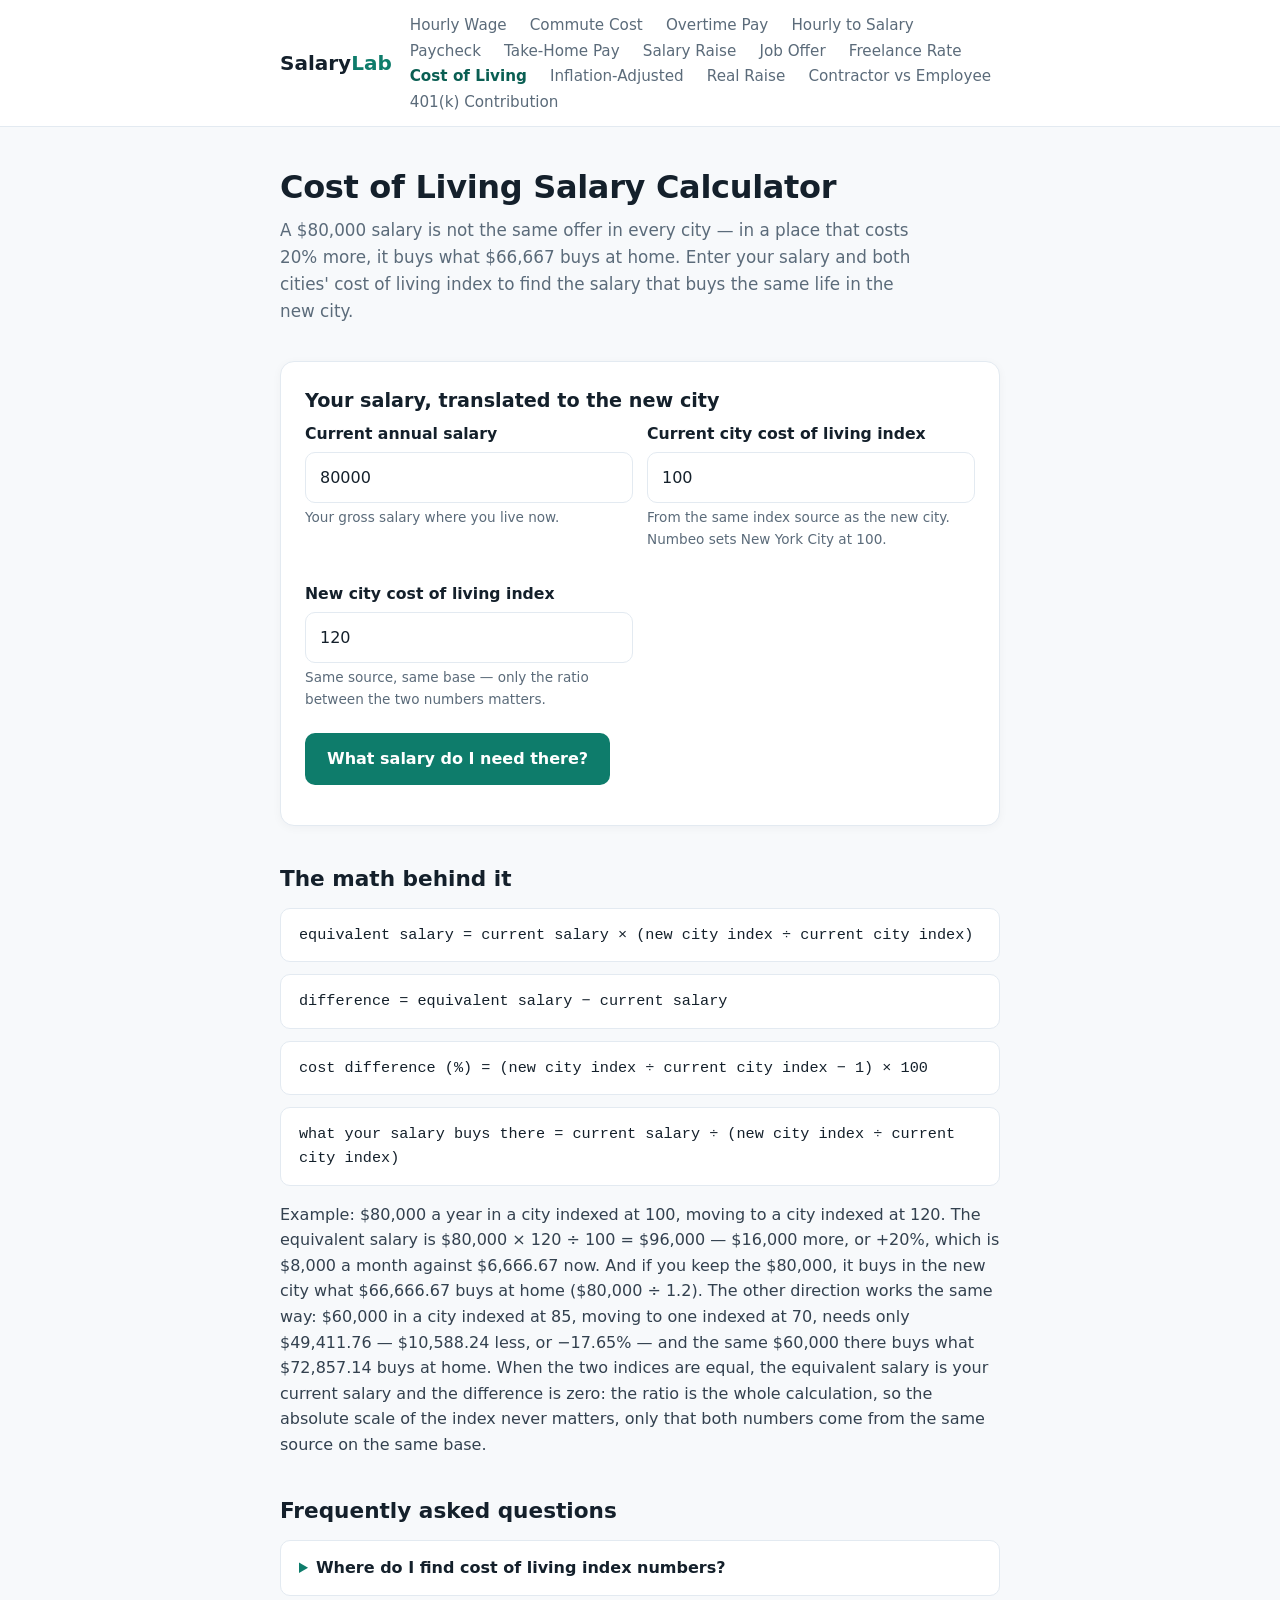
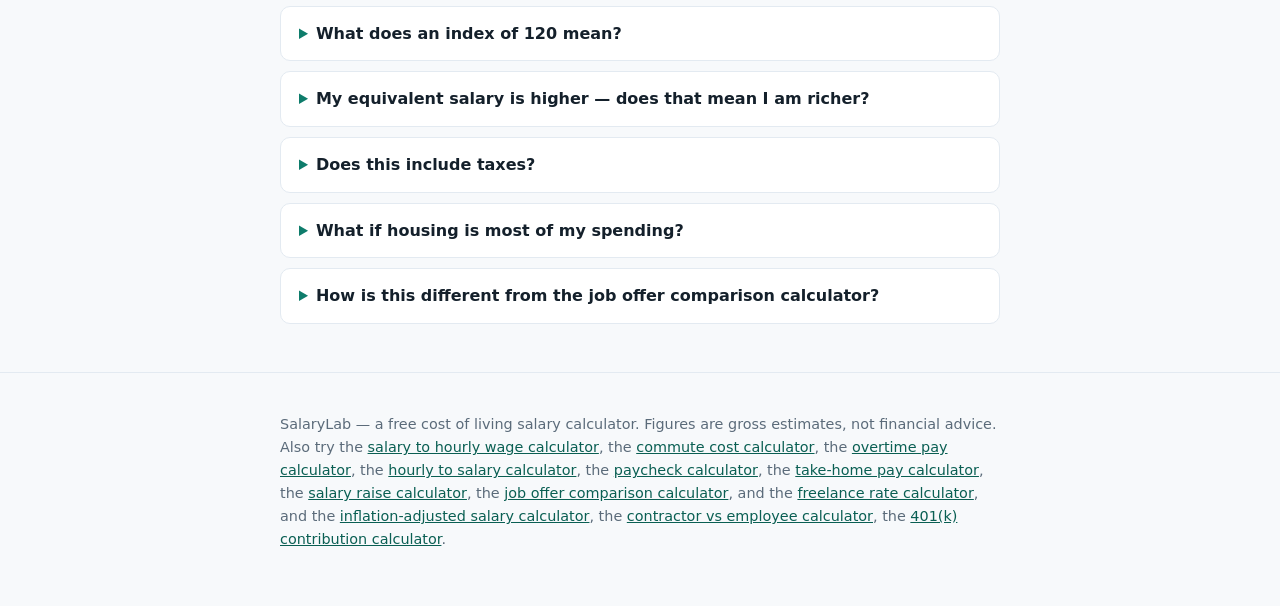
<file: cost-of-living-salary/index.html>
<!DOCTYPE html>
<html lang="en">
<head>
<meta charset="utf-8">
<meta name="viewport" content="width=device-width, initial-scale=1">
<title>Cost of Living Salary Calculator — What Salary Do You Need in a New City? | SalaryLab</title>
<meta name="description" content="Free cost of living salary calculator: enter your current salary and the cost of living index of both cities to find the equivalent salary that buys the same life in the new city — plus what your current salary is worth there.">
<link rel="canonical" href="https://salary.mimito6.uk/cost-of-living-salary">
<link rel="stylesheet" href="../styles.css">
<meta name="theme-color" content="#0e7c6b">
<script type="application/ld+json">
{
  "@context": "https://schema.org",
  "@type": "WebApplication",
  "name": "SalaryLab — Cost of Living Salary Calculator",
  "url": "https://salary.mimito6.uk/cost-of-living-salary",
  "applicationCategory": "FinanceApplication",
  "operatingSystem": "Any",
  "offers": { "@type": "Offer", "price": "0", "priceCurrency": "USD" },
  "description": "Calculate the salary that buys the same standard of living in a new city, from your current salary and the cost of living index of both cities."
}
</script>
<script type="application/ld+json">
{
  "@context": "https://schema.org",
  "@type": "FAQPage",
  "mainEntity": [
    {
      "@type": "Question",
      "name": "Where do I find cost of living index numbers?",
      "acceptedAnswer": { "@type": "Answer", "text": "From a cost of living index publisher such as Numbeo, NerdWallet, or ERI. Numbeo's Cost of Living Index sets New York City at 100, so a city at 120 is about 20% more expensive than New York and a city at 80 is about 20% cheaper. The one rule that matters: take both cities' numbers from the same source, on the same base. Mixing sources mixes methods, and the ratio — which is all this calculator uses — stops meaning anything." }
    },
    {
      "@type": "Question",
      "name": "What does an index of 120 mean?",
      "acceptedAnswer": { "@type": "Answer", "text": "That the average basket of goods and services — groceries, rent, transport, restaurants, and the rest — costs about 20% more than in the index-100 baseline city. An $80,000 salary in the baseline city needs $96,000 in the 120 city to buy the same basket: $80,000 × 120 ÷ 100 = $96,000." }
    },
    {
      "@type": "Question",
      "name": "My equivalent salary is higher — does that mean I am richer?",
      "acceptedAnswer": { "@type": "Answer", "text": "No. The equivalent salary buys exactly the same life, not a better one: the extra $16,000 in the example above is eaten entirely by higher prices. If the new job pays more than the equivalent salary, that surplus is the real raise; if it pays less, you are taking a pay cut in purchasing power even though the headline number went up." }
    },
    {
      "@type": "Question",
      "name": "Does this include taxes?",
      "acceptedAnswer": { "@type": "Answer", "text": "No. Everything here is gross salary, and the index itself says nothing about state or local tax — a city can be cheap to live in and expensive to be taxed in, or the reverse. Treat the equivalent salary as a gross figure, then run it through the take-home pay calculator if you want the after-tax picture in each place." }
    },
    {
      "@type": "Question",
      "name": "What if housing is most of my spending?",
      "acceptedAnswer": { "@type": "Answer", "text": "Then the headline index will understate the move for you, because the index averages everything and housing is the most variable part — it can be half your budget in one city and a quarter in another. Compare the rent for the kind of place you would actually live in separately, and sanity-check it against the calculator's answer before you sign anything." }
    },
    {
      "@type": "Question",
      "name": "How is this different from the job offer comparison calculator?",
      "acceptedAnswer": { "@type": "Answer", "text": "That tool compares two offers on their own terms — salary, hours, paid time off, bonus, benefits, and commute — in the same city. This one prices a single salary in a different city: same job, same life, different prices. Use this one first to translate the salary, then the job offer comparison calculator to weigh the two offers side by side." }
    }
  ]
}
</script>
</head>
<body>
<header class="site-header">
  <div class="wrap">
    <a class="brand" href="/">Salary<span>Lab</span></a>
    <nav class="site-nav">
      <a href="/">Hourly Wage</a>
      <a href="/commute-cost">Commute Cost</a>
      <a href="/overtime-pay">Overtime Pay</a>
      <a href="/hourly-to-salary">Hourly to Salary</a>
      <a href="/paycheck">Paycheck</a>
      <a href="/take-home-pay">Take-Home Pay</a>
      <a href="/salary-raise">Salary Raise</a>
      <a href="/job-offer-comparison">Job Offer</a>
      <a href="/freelance-rate">Freelance Rate</a>
      <a href="/cost-of-living-salary" aria-current="page">Cost of Living</a>
      <a href="/inflation-adjusted-salary">Inflation-Adjusted</a>
      <a href="/real-raise">Real Raise</a>
      <a href="/contractor-vs-employee">Contractor vs Employee</a>
      <a href="/401k-contribution">401(k) Contribution</a>
    </nav>
  </div>
</header>

<main class="wrap">
  <div class="hero">
    <h1>Cost of Living Salary Calculator</h1>
    <p class="lede">A $80,000 salary is not the same offer in every city — in a place that costs 20% more, it buys what $66,667 buys at home. Enter your salary and both cities' cost of living index to find the salary that buys the same life in the new city.</p>
  </div>

  <div class="card">
    <h2>Your salary, translated to the new city</h2>
    <div class="field-grid">
      <div class="field">
        <label for="cSalary">Current annual salary</label>
        <input id="cSalary" type="number" inputmode="decimal" min="0" step="any" value="80000">
        <small>Your gross salary where you live now.</small>
      </div>
      <div class="field">
        <label for="cFrom">Current city cost of living index</label>
        <input id="cFrom" type="number" inputmode="decimal" min="0" step="any" value="100">
        <small>From the same index source as the new city. Numbeo sets New York City at 100.</small>
      </div>
      <div class="field">
        <label for="cTo">New city cost of living index</label>
        <input id="cTo" type="number" inputmode="decimal" min="0" step="any" value="120">
        <small>Same source, same base — only the ratio between the two numbers matters.</small>
      </div>
    </div>
    <div class="btn-row">
      <button class="btn" id="calcCOLBtn" type="button">What salary do I need there?</button>
    </div>
    <p id="cError" role="alert" style="color:#b3541e;font-weight:600;"></p>

    <div class="results" id="cResults" aria-live="polite">
      <div class="big-number">
        <div class="eyebrow">Equivalent salary in the new city</div>
        <div class="value" id="cBig">—</div>
        <div class="delta" id="cBigDelta"></div>
      </div>
      <ul class="result-lines">
        <li><span class="k">Equivalent salary (per year)</span><span class="v" id="cEquivalent">—</span></li>
        <li><span class="k">Difference vs current salary</span><span class="v" id="cDifference">—</span></li>
        <li><span class="k">Cost difference</span><span class="v" id="cPct">—</span></li>
        <li><span class="k">Equivalent salary (per month)</span><span class="v" id="cMonthlyNew">—</span></li>
        <li><span class="k">Current salary (per month)</span><span class="v" id="cMonthlyCurrent">—</span></li>
        <li><span class="k">Your current salary buys there what this buys at home</span><span class="v" id="cBuys">—</span></li>
      </ul>
      <div class="warn-note">The index is an average basket, not your budget — if housing dominates your spending, compare rents separately. All figures are gross salary; taxes are not included. To weigh the translated offer against another one, try the <a href="/job-offer-comparison">job offer comparison calculator →</a></div>
    </div>
  </div>

  <section class="block">
    <h2>The math behind it</h2>
    <div class="formula">equivalent salary = current salary × (new city index ÷ current city index)</div>
    <div class="formula">difference = equivalent salary − current salary</div>
    <div class="formula">cost difference (%) = (new city index ÷ current city index − 1) × 100</div>
    <div class="formula">what your salary buys there = current salary ÷ (new city index ÷ current city index)</div>
    <p>Example: $80,000 a year in a city indexed at 100, moving to a city indexed at 120. The equivalent salary is $80,000 × 120 ÷ 100 = $96,000 — $16,000 more, or +20%, which is $8,000 a month against $6,666.67 now. And if you keep the $80,000, it buys in the new city what $66,666.67 buys at home ($80,000 ÷ 1.2). The other direction works the same way: $60,000 in a city indexed at 85, moving to one indexed at 70, needs only $49,411.76 — $10,588.24 less, or −17.65% — and the same $60,000 there buys what $72,857.14 buys at home. When the two indices are equal, the equivalent salary is your current salary and the difference is zero: the ratio is the whole calculation, so the absolute scale of the index never matters, only that both numbers come from the same source on the same base.</p>
  </section>

  <section class="block faq">
    <h2>Frequently asked questions</h2>
    <details><summary>Where do I find cost of living index numbers?</summary>
      <p>From a cost of living index publisher such as Numbeo, NerdWallet, or ERI. Numbeo's Cost of Living Index sets New York City at 100, so a city at 120 is about 20% more expensive than New York and a city at 80 is about 20% cheaper. The one rule that matters: take both cities' numbers from the same source, on the same base. Mixing sources mixes methods, and the ratio — which is all this calculator uses — stops meaning anything.</p>
    </details>
    <details><summary>What does an index of 120 mean?</summary>
      <p>That the average basket of goods and services — groceries, rent, transport, restaurants, and the rest — costs about 20% more than in the index-100 baseline city. An $80,000 salary in the baseline city needs $96,000 in the 120 city to buy the same basket: $80,000 × 120 ÷ 100 = $96,000.</p>
    </details>
    <details><summary>My equivalent salary is higher — does that mean I am richer?</summary>
      <p>No. The equivalent salary buys exactly the same life, not a better one: the extra $16,000 in the example above is eaten entirely by higher prices. If the new job pays more than the equivalent salary, that surplus is the real raise; if it pays less, you are taking a pay cut in purchasing power even though the headline number went up.</p>
    </details>
    <details><summary>Does this include taxes?</summary>
      <p>No. Everything here is gross salary, and the index itself says nothing about state or local tax — a city can be cheap to live in and expensive to be taxed in, or the reverse. Treat the equivalent salary as a gross figure, then run it through the <a href="/take-home-pay">take-home pay calculator</a> if you want the after-tax picture in each place.</p>
    </details>
    <details><summary>What if housing is most of my spending?</summary>
      <p>Then the headline index will understate the move for you, because the index averages everything and housing is the most variable part — it can be half your budget in one city and a quarter in another. Compare the rent for the kind of place you would actually live in separately, and sanity-check it against the calculator's answer before you sign anything.</p>
    </details>
    <details><summary>How is this different from the job offer comparison calculator?</summary>
      <p>That tool compares two offers on their own terms — salary, hours, paid time off, bonus, benefits, and commute — in the same city. This one prices a single salary in a different city: same job, same life, different prices. Use this one first to translate the salary, then the <a href="/job-offer-comparison">job offer comparison calculator</a> to weigh the two offers side by side.</p>
    </details>
  </section>
</main>

<footer class="site-footer">
  <div class="wrap">
    <p>SalaryLab — a free cost of living salary calculator. Figures are gross estimates, not financial advice. Also try the <a href="/">salary to hourly wage calculator</a>, the <a href="/commute-cost">commute cost calculator</a>, the <a href="/overtime-pay">overtime pay calculator</a>, the <a href="/hourly-to-salary">hourly to salary calculator</a>, the <a href="/paycheck">paycheck calculator</a>, the <a href="/take-home-pay">take-home pay calculator</a>, the <a href="/salary-raise">salary raise calculator</a>, the <a href="/job-offer-comparison">job offer comparison calculator</a>, and the <a href="/freelance-rate">freelance rate calculator</a>, and the <a href="/inflation-adjusted-salary">inflation-adjusted salary calculator</a>, the <a href="/contractor-vs-employee">contractor vs employee calculator</a>, the <a href="/401k-contribution">401(k) contribution calculator</a>.</p>
  </div>
</footer>
<script src="../col.js"></script>
</body>
</html>
</file>
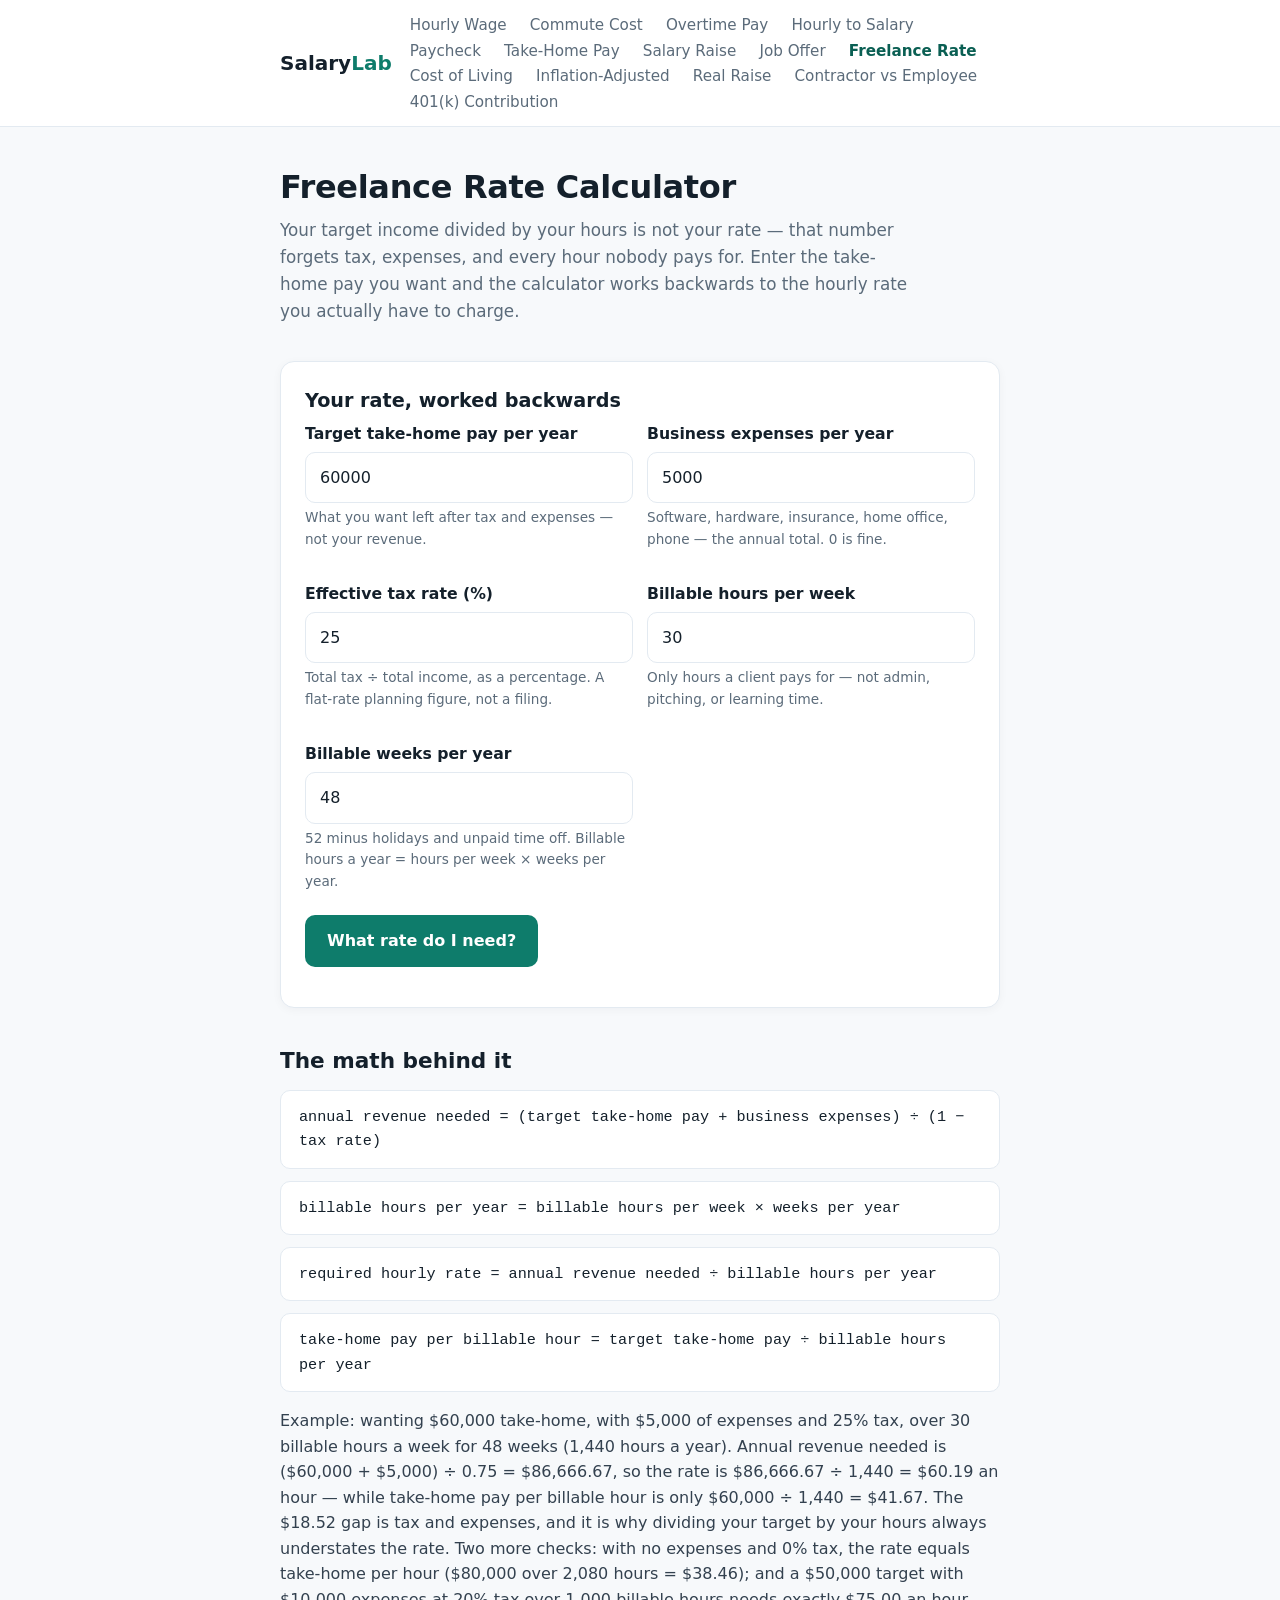
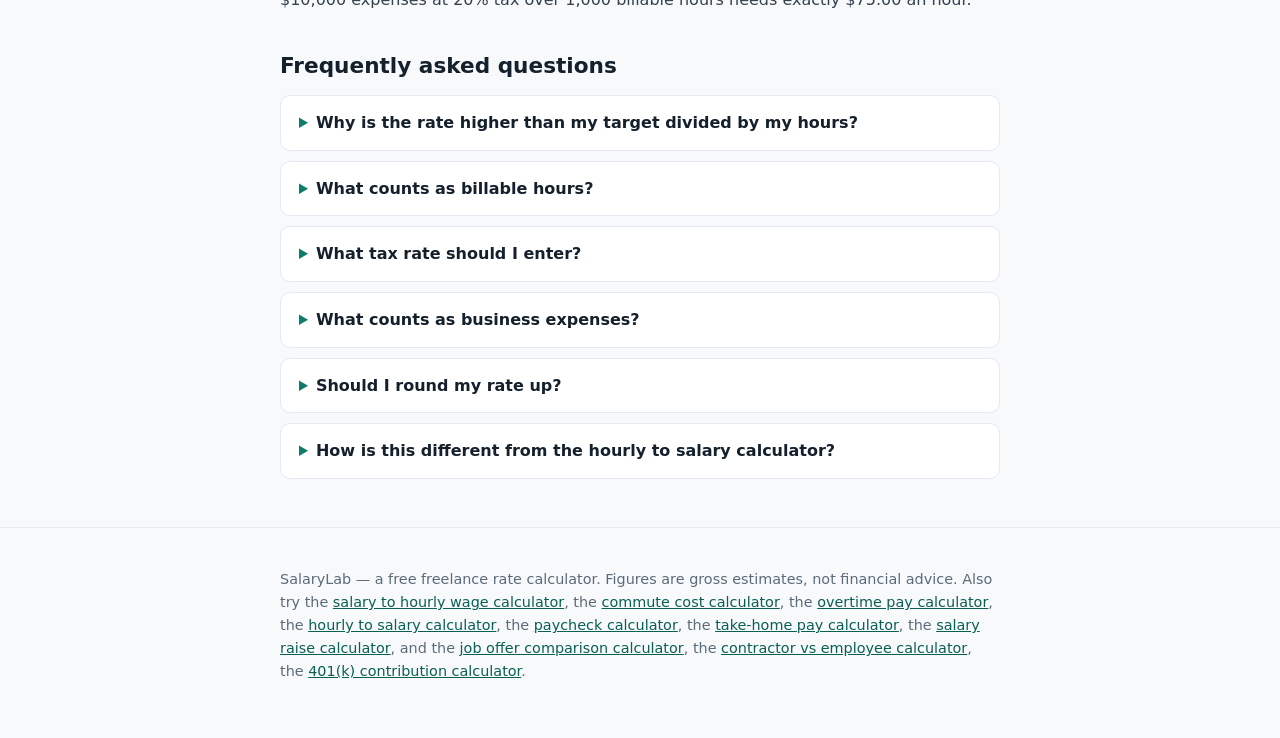
<file: freelance-rate/index.html>
<!DOCTYPE html>
<html lang="en">
<head>
<meta charset="utf-8">
<meta name="viewport" content="width=device-width, initial-scale=1">
<title>Freelance Rate Calculator — What Hourly Rate Do I Need to Charge? | SalaryLab</title>
<meta name="description" content="Free freelance rate calculator: enter the take-home pay you want, your business expenses, and your tax rate to find the hourly rate you must charge — plus the annual revenue that rate has to bring in.">
<link rel="canonical" href="https://salary.mimito6.uk/freelance-rate">
<link rel="stylesheet" href="../styles.css">
<meta name="theme-color" content="#0e7c6b">
<script type="application/ld+json">
{
  "@context": "https://schema.org",
  "@type": "WebApplication",
  "name": "SalaryLab — Freelance Rate Calculator",
  "url": "https://salary.mimito6.uk/freelance-rate",
  "applicationCategory": "FinanceApplication",
  "operatingSystem": "Any",
  "offers": { "@type": "Offer", "price": "0", "priceCurrency": "USD" },
  "description": "Calculate the hourly rate a freelancer must charge to reach a target take-home pay, after business expenses and tax, over a given number of billable hours."
}
</script>
<script type="application/ld+json">
{
  "@context": "https://schema.org",
  "@type": "FAQPage",
  "mainEntity": [
    {
      "@type": "Question",
      "name": "Why is the rate higher than my target divided by my hours?",
      "acceptedAnswer": { "@type": "Answer", "text": "Because the rate has to cover three things, not one: your take-home pay, your business expenses, and tax. Wanting $60,000 take-home over 1,440 billable hours is $41.67 an hour before anything is taken out — but with $5,000 of expenses and 25% tax, the rate you must actually charge is about $60.19 an hour. The $18.52 gap is not a markup; it is the tax and expenses, spread over your billable hours." }
    },
    {
      "@type": "Question",
      "name": "What counts as billable hours?",
      "acceptedAnswer": { "@type": "Answer", "text": "Only the hours a client pays for. Admin, marketing, pitching, invoicing, and learning are real work, but nobody bills for them — so do not count them here. If you work 40 hours a week but only 30 are billable, enter 30. That is exactly why freelance rates look high next to salaried hourly pay: the rate has to carry the unpaid hours too." }
    },
    {
      "@type": "Question",
      "name": "What tax rate should I enter?",
      "acceptedAnswer": { "@type": "Answer", "text": "Your effective rate: total tax divided by total income, as a percentage. This tool uses a flat-rate approximation — real tax systems are progressive, so the flat rate is a planning shortcut, not a tax filing. If you know last year's effective rate, use that; if not, start with a rough figure and re-run the numbers with a higher rate to see the sensitivity." }
    },
    {
      "@type": "Question",
      "name": "What counts as business expenses?",
      "acceptedAnswer": { "@type": "Answer", "text": "Everything the work costs you in a year: software subscriptions, hardware, insurance, a home-office share of rent and utilities, phone, accounting, and similar costs. Add them up for the year and enter the total; zero is fine if you genuinely have none. Leaving expenses out understates the rate — $5,000 of expenses at 25% tax needs about $6,667 of extra revenue, not $5,000, because the extra revenue is taxed too." }
    },
    {
      "@type": "Question",
      "name": "Should I round my rate up?",
      "acceptedAnswer": { "@type": "Answer", "text": "Yes. The calculated rate is a floor, not a quote: charging exactly $60.19 an hour leaves no room for unpaid invoices, sick weeks, or a slow month. Round up to a clean number — $60, $65, or $75 — and treat the difference as your buffer. A rate that only just covers the target on a perfect year is a rate that misses the target in a normal one." }
    },
    {
      "@type": "Question",
      "name": "How is this different from the hourly to salary calculator?",
      "acceptedAnswer": { "@type": "Answer", "text": "That tool converts a rate you already have into an annual salary. This one solves the reverse problem: you name the income you want to take home, and it works backwards to the rate you must charge, after expenses and tax. Use this one first to set your rate, and the hourly to salary calculator to check what a quoted rate is worth as a salary." }
    }
  ]
}
</script>
</head>
<body>
<header class="site-header">
  <div class="wrap">
    <a class="brand" href="/">Salary<span>Lab</span></a>
    <nav class="site-nav">
      <a href="/">Hourly Wage</a>
      <a href="/commute-cost">Commute Cost</a>
      <a href="/overtime-pay">Overtime Pay</a>
      <a href="/hourly-to-salary">Hourly to Salary</a>
      <a href="/paycheck">Paycheck</a>
      <a href="/take-home-pay">Take-Home Pay</a>
      <a href="/salary-raise">Salary Raise</a>
      <a href="/job-offer-comparison">Job Offer</a>
      <a href="/freelance-rate" aria-current="page">Freelance Rate</a>
      <a href="/cost-of-living-salary">Cost of Living</a>
      <a href="/inflation-adjusted-salary">Inflation-Adjusted</a>
      <a href="/real-raise">Real Raise</a>
      <a href="/contractor-vs-employee">Contractor vs Employee</a>
      <a href="/401k-contribution">401(k) Contribution</a>
    </nav>
  </div>
</header>

<main class="wrap">
  <div class="hero">
    <h1>Freelance Rate Calculator</h1>
    <p class="lede">Your target income divided by your hours is not your rate — that number forgets tax, expenses, and every hour nobody pays for. Enter the take-home pay you want and the calculator works backwards to the hourly rate you actually have to charge.</p>
  </div>

  <div class="card">
    <h2>Your rate, worked backwards</h2>
    <div class="field-grid">
      <div class="field">
        <label for="fTarget">Target take-home pay per year</label>
        <input id="fTarget" type="number" inputmode="decimal" min="0" step="any" value="60000">
        <small>What you want left after tax and expenses — not your revenue.</small>
      </div>
      <div class="field">
        <label for="fExpenses">Business expenses per year</label>
        <input id="fExpenses" type="number" inputmode="decimal" min="0" step="any" value="5000">
        <small>Software, hardware, insurance, home office, phone — the annual total. 0 is fine.</small>
      </div>
      <div class="field">
        <label for="fTax">Effective tax rate (%)</label>
        <input id="fTax" type="number" inputmode="decimal" min="0" max="99" step="any" value="25">
        <small>Total tax ÷ total income, as a percentage. A flat-rate planning figure, not a filing.</small>
      </div>
      <div class="field">
        <label for="fHours">Billable hours per week</label>
        <input id="fHours" type="number" inputmode="decimal" min="0" step="any" value="30">
        <small>Only hours a client pays for — not admin, pitching, or learning time.</small>
      </div>
      <div class="field">
        <label for="fWeeks">Billable weeks per year</label>
        <input id="fWeeks" type="number" inputmode="decimal" min="0" step="any" value="48">
        <small>52 minus holidays and unpaid time off. Billable hours a year = hours per week × weeks per year.</small>
      </div>
    </div>
    <div class="btn-row">
      <button class="btn" id="calcFreelanceBtn" type="button">What rate do I need?</button>
    </div>
    <p id="fError" role="alert" style="color:#b3541e;font-weight:600;"></p>

    <div class="results" id="fResults" aria-live="polite">
      <div class="big-number">
        <div class="eyebrow">Hourly rate you need to charge</div>
        <div class="value" id="fBig">—</div>
        <div class="delta" id="fBigDelta"></div>
      </div>
      <ul class="result-lines">
        <li><span class="k">Required hourly rate</span><span class="v" id="fRate">—</span></li>
        <li><span class="k">Annual revenue needed</span><span class="v" id="fRevenue">—</span></li>
        <li><span class="k">Monthly revenue needed</span><span class="v" id="fMonthly">—</span></li>
        <li><span class="k">Weekly revenue needed</span><span class="v" id="fWeekly">—</span></li>
        <li><span class="k">Billable hours per year</span><span class="v" id="fHoursYear">—</span></li>
        <li><span class="k">Take-home pay per billable hour</span><span class="v" id="fTakeHomeHour">—</span></li>
      </ul>
      <div class="warn-note">The gap between the required rate and your take-home pay per billable hour is tax and expenses — not profit. All figures use a flat tax rate; to see the after-tax side of a salary instead, try the <a href="/take-home-pay">take-home pay calculator →</a></div>
    </div>
  </div>

  <section class="block">
    <h2>The math behind it</h2>
    <div class="formula">annual revenue needed = (target take-home pay + business expenses) ÷ (1 − tax rate)</div>
    <div class="formula">billable hours per year = billable hours per week × weeks per year</div>
    <div class="formula">required hourly rate = annual revenue needed ÷ billable hours per year</div>
    <div class="formula">take-home pay per billable hour = target take-home pay ÷ billable hours per year</div>
    <p>Example: wanting $60,000 take-home, with $5,000 of expenses and 25% tax, over 30 billable hours a week for 48 weeks (1,440 hours a year). Annual revenue needed is ($60,000 + $5,000) ÷ 0.75 = $86,666.67, so the rate is $86,666.67 ÷ 1,440 = $60.19 an hour — while take-home pay per billable hour is only $60,000 ÷ 1,440 = $41.67. The $18.52 gap is tax and expenses, and it is why dividing your target by your hours always understates the rate. Two more checks: with no expenses and 0% tax, the rate equals take-home per hour ($80,000 over 2,080 hours = $38.46); and a $50,000 target with $10,000 expenses at 20% tax over 1,000 billable hours needs exactly $75.00 an hour.</p>
  </section>

  <section class="block faq">
    <h2>Frequently asked questions</h2>
    <details><summary>Why is the rate higher than my target divided by my hours?</summary>
      <p>Because the rate has to cover three things, not one: your take-home pay, your business expenses, and tax. Wanting $60,000 take-home over 1,440 billable hours is $41.67 an hour before anything is taken out — but with $5,000 of expenses and 25% tax, the rate you must actually charge is about $60.19 an hour. The $18.52 gap is not a markup; it is the tax and expenses, spread over your billable hours.</p>
    </details>
    <details><summary>What counts as billable hours?</summary>
      <p>Only the hours a client pays for. Admin, marketing, pitching, invoicing, and learning are real work, but nobody bills for them — so do not count them here. If you work 40 hours a week but only 30 are billable, enter 30. That is exactly why freelance rates look high next to salaried hourly pay: the rate has to carry the unpaid hours too.</p>
    </details>
    <details><summary>What tax rate should I enter?</summary>
      <p>Your effective rate: total tax divided by total income, as a percentage. This tool uses a flat-rate approximation — real tax systems are progressive, so the flat rate is a planning shortcut, not a tax filing. If you know last year's effective rate, use that; if not, start with a rough figure and re-run the numbers with a higher rate to see the sensitivity.</p>
    </details>
    <details><summary>What counts as business expenses?</summary>
      <p>Everything the work costs you in a year: software subscriptions, hardware, insurance, a home-office share of rent and utilities, phone, accounting, and similar costs. Add them up for the year and enter the total; zero is fine if you genuinely have none. Leaving expenses out understates the rate — $5,000 of expenses at 25% tax needs about $6,667 of extra revenue, not $5,000, because the extra revenue is taxed too.</p>
    </details>
    <details><summary>Should I round my rate up?</summary>
      <p>Yes. The calculated rate is a floor, not a quote: charging exactly $60.19 an hour leaves no room for unpaid invoices, sick weeks, or a slow month. Round up to a clean number — $60, $65, or $75 — and treat the difference as your buffer. A rate that only just covers the target on a perfect year is a rate that misses the target in a normal one.</p>
    </details>
    <details><summary>How is this different from the hourly to salary calculator?</summary>
      <p>That tool converts a rate you already have into an annual salary. This one solves the reverse problem: you name the income you want to take home, and it works backwards to the rate you must charge, after expenses and tax. Use this one first to set your rate, and the <a href="/hourly-to-salary">hourly to salary calculator</a> to check what a quoted rate is worth as a salary.</p>
    </details>
  </section>
</main>

<footer class="site-footer">
  <div class="wrap">
    <p>SalaryLab — a free freelance rate calculator. Figures are gross estimates, not financial advice. Also try the <a href="/">salary to hourly wage calculator</a>, the <a href="/commute-cost">commute cost calculator</a>, the <a href="/overtime-pay">overtime pay calculator</a>, the <a href="/hourly-to-salary">hourly to salary calculator</a>, the <a href="/paycheck">paycheck calculator</a>, the <a href="/take-home-pay">take-home pay calculator</a>, the <a href="/salary-raise">salary raise calculator</a>, and the <a href="/job-offer-comparison">job offer comparison calculator</a>, the <a href="/contractor-vs-employee">contractor vs employee calculator</a>, the <a href="/401k-contribution">401(k) contribution calculator</a>.</p>
  </div>
</footer>
<script src="../freelance.js"></script>
</body>
</html>
</file>
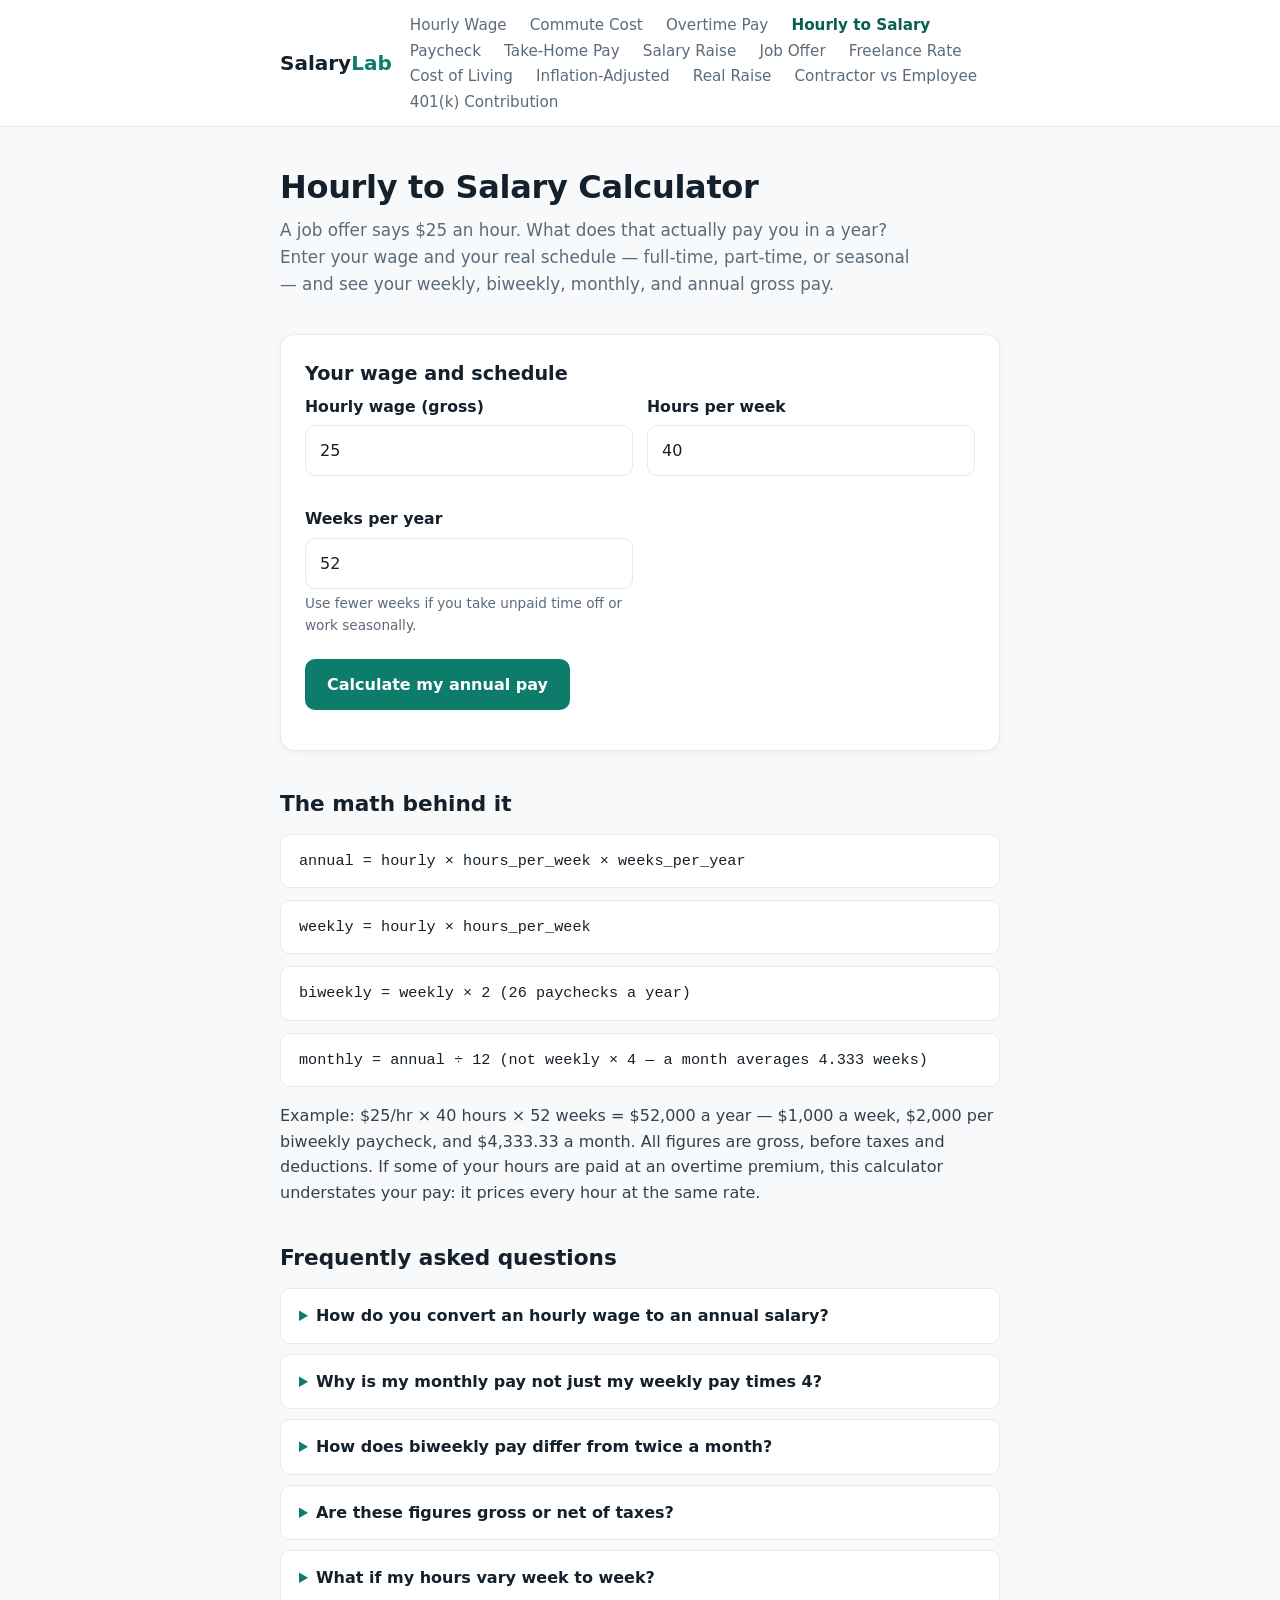
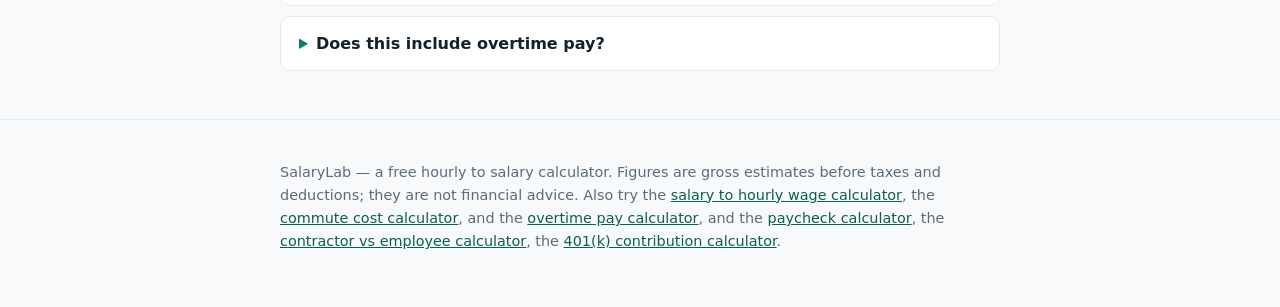
<file: hourly-to-salary/index.html>
<!DOCTYPE html>
<html lang="en">
<head>
<meta charset="utf-8">
<meta name="viewport" content="width=device-width, initial-scale=1">
<title>Hourly to Salary Calculator — Convert Your Hourly Wage to Annual Pay | SalaryLab</title>
<meta name="description" content="Free hourly to salary calculator: turn your hourly wage into weekly, biweekly, monthly, and annual gross pay for any schedule — full-time, part-time, or seasonal.">
<link rel="canonical" href="https://salary.mimito6.uk/hourly-to-salary">
<link rel="stylesheet" href="../styles.css">
<meta name="theme-color" content="#0e7c6b">
<script type="application/ld+json">
{
  "@context": "https://schema.org",
  "@type": "WebApplication",
  "name": "SalaryLab — Hourly to Salary Calculator",
  "url": "https://salary.mimito6.uk/hourly-to-salary",
  "applicationCategory": "FinanceApplication",
  "operatingSystem": "Any",
  "offers": { "@type": "Offer", "price": "0", "priceCurrency": "USD" },
  "description": "Convert an hourly wage into weekly, biweekly, monthly, and annual gross pay for any weekly schedule and number of working weeks."
}
</script>
<script type="application/ld+json">
{
  "@context": "https://schema.org",
  "@type": "FAQPage",
  "mainEntity": [
    {
      "@type": "Question",
      "name": "How do you convert an hourly wage to an annual salary?",
      "acceptedAnswer": { "@type": "Answer", "text": "Multiply your hourly wage by your hours per week, then by your weeks per year. The standard full-time case is $25/hr × 40 hours × 52 weeks = $52,000 a year. Adjust the weeks if you take unpaid time off or work seasonally." }
    },
    {
      "@type": "Question",
      "name": "Why is my monthly pay not just my weekly pay times 4?",
      "acceptedAnswer": { "@type": "Answer", "text": "Because a month is not 4 weeks — it averages 4.333 weeks (52 weeks ÷ 12 months). Monthly pay is annual pay ÷ 12. At $25/hr and 40 hours a week, weekly pay is $1,000 but monthly pay is $4,333.33, not $4,000." }
    },
    {
      "@type": "Question",
      "name": "How does biweekly pay differ from twice a month?",
      "acceptedAnswer": { "@type": "Answer", "text": "Biweekly means every two weeks, which gives 26 paychecks a year. Twice a month (semimonthly) gives 24 paychecks. At $1,000 a week, a biweekly check is $2,000 and there are two months a year with three paychecks." }
    },
    {
      "@type": "Question",
      "name": "Are these figures gross or net of taxes?",
      "acceptedAnswer": { "@type": "Answer", "text": "Gross. All figures are before income tax, Social Security, Medicare, and any benefits deductions. Your take-home pay will be lower, and the exact difference depends on your tax situation." }
    },
    {
      "@type": "Question",
      "name": "What if my hours vary week to week?",
      "acceptedAnswer": { "@type": "Answer", "text": "Enter your average hours per week. If your schedule swings a lot, run the calculator twice — once with your low week and once with your high week — to see the range your annual pay can land in." }
    },
    {
      "@type": "Question",
      "name": "Does this include overtime pay?",
      "acceptedAnswer": { "@type": "Answer", "text": "No. This calculator assumes every hour is paid at the same rate. If you regularly work overtime at a premium rate, use the SalaryLab overtime pay calculator to add that on top." }
    }
  ]
}
</script>
</head>
<body>
<header class="site-header">
  <div class="wrap">
    <a class="brand" href="/">Salary<span>Lab</span></a>
    <nav class="site-nav">
      <a href="/">Hourly Wage</a>
      <a href="/commute-cost">Commute Cost</a>
      <a href="/overtime-pay">Overtime Pay</a>
      <a href="/hourly-to-salary" aria-current="page">Hourly to Salary</a>
      <a href="/paycheck">Paycheck</a>
      <a href="/take-home-pay">Take-Home Pay</a>
      <a href="/salary-raise">Salary Raise</a>
      <a href="/job-offer-comparison">Job Offer</a>
      <a href="/freelance-rate">Freelance Rate</a>
      <a href="/cost-of-living-salary">Cost of Living</a>
      <a href="/inflation-adjusted-salary">Inflation-Adjusted</a>
      <a href="/real-raise">Real Raise</a>
      <a href="/contractor-vs-employee">Contractor vs Employee</a>
      <a href="/401k-contribution">401(k) Contribution</a>
    </nav>
  </div>
</header>

<main class="wrap">
  <div class="hero">
    <h1>Hourly to Salary Calculator</h1>
    <p class="lede">A job offer says $25 an hour. What does that actually pay you in a year? Enter your wage and your real schedule — full-time, part-time, or seasonal — and see your weekly, biweekly, monthly, and annual gross pay.</p>
  </div>

  <div class="card">
    <h2>Your wage and schedule</h2>
    <div class="field-grid">
      <div class="field">
        <label for="hsHourly">Hourly wage (gross)</label>
        <input id="hsHourly" type="number" inputmode="decimal" min="0" step="any" value="25">
      </div>
      <div class="field">
        <label for="hsHoursPerWeek">Hours per week</label>
        <input id="hsHoursPerWeek" type="number" inputmode="decimal" min="0" step="any" value="40">
      </div>
      <div class="field">
        <label for="hsWeeks">Weeks per year</label>
        <input id="hsWeeks" type="number" inputmode="decimal" min="0" step="any" value="52">
        <small>Use fewer weeks if you take unpaid time off or work seasonally.</small>
      </div>
    </div>
    <div class="btn-row">
      <button class="btn" id="calcHourlyBtn" type="button">Calculate my annual pay</button>
    </div>
    <p id="hsError" role="alert" style="color:#b3541e;font-weight:600;"></p>

    <div class="results" id="hsResults" aria-live="polite">
      <div class="big-number">
        <div class="eyebrow">Your gross pay per year</div>
        <div class="value" id="hsBig">—</div>
        <div class="delta" id="hsBigDelta"></div>
      </div>
      <ul class="result-lines">
        <li><span class="k">Per week</span><span class="v" id="hsWeekly">—</span></li>
        <li><span class="k">Per biweekly paycheck (26/year)</span><span class="v" id="hsBiweekly">—</span></li>
        <li><span class="k">Per month (annual ÷ 12)</span><span class="v" id="hsMonthly">—</span></li>
        <li><span class="k">Per year</span><span class="v" id="hsAnnual">—</span></li>
        <li><span class="k">Hours worked per year</span><span class="v" id="hsHours">—</span></li>
      </ul>
      <div class="warn-note">Working paid overtime on top of this? <a href="/overtime-pay">Add your overtime pay →</a> And if you commute, <a href="/commute-cost">see what the trip costs you per year →</a></div>
    </div>
  </div>

  <section class="block">
    <h2>The math behind it</h2>
    <div class="formula">annual = hourly × hours_per_week × weeks_per_year</div>
    <div class="formula">weekly = hourly × hours_per_week</div>
    <div class="formula">biweekly = weekly × 2 (26 paychecks a year)</div>
    <div class="formula">monthly = annual ÷ 12 (not weekly × 4 — a month averages 4.333 weeks)</div>
    <p>Example: $25/hr × 40 hours × 52 weeks = $52,000 a year — $1,000 a week, $2,000 per biweekly paycheck, and $4,333.33 a month. All figures are gross, before taxes and deductions. If some of your hours are paid at an overtime premium, this calculator understates your pay: it prices every hour at the same rate.</p>
  </section>

  <section class="block faq">
    <h2>Frequently asked questions</h2>
    <details><summary>How do you convert an hourly wage to an annual salary?</summary>
      <p>Multiply your hourly wage by your hours per week, then by your weeks per year. The standard full-time case is $25/hr × 40 hours × 52 weeks = $52,000 a year. Adjust the weeks if you take unpaid time off or work seasonally.</p>
    </details>
    <details><summary>Why is my monthly pay not just my weekly pay times 4?</summary>
      <p>Because a month is not 4 weeks — it averages 4.333 weeks (52 weeks ÷ 12 months). Monthly pay is annual pay ÷ 12. At $25/hr and 40 hours a week, weekly pay is $1,000 but monthly pay is $4,333.33, not $4,000.</p>
    </details>
    <details><summary>How does biweekly pay differ from twice a month?</summary>
      <p>Biweekly means every two weeks, which gives 26 paychecks a year. Twice a month (semimonthly) gives 24 paychecks. At $1,000 a week, a biweekly check is $2,000 and there are two months a year with three paychecks.</p>
    </details>
    <details><summary>Are these figures gross or net of taxes?</summary>
      <p>Gross. All figures are before income tax, Social Security, Medicare, and any benefits deductions. Your take-home pay will be lower, and the exact difference depends on your tax situation.</p>
    </details>
    <details><summary>What if my hours vary week to week?</summary>
      <p>Enter your average hours per week. If your schedule swings a lot, run the calculator twice — once with your low week and once with your high week — to see the range your annual pay can land in.</p>
    </details>
    <details><summary>Does this include overtime pay?</summary>
      <p>No. This calculator assumes every hour is paid at the same rate. If you regularly work overtime at a premium rate, use the <a href="/overtime-pay">SalaryLab overtime pay calculator</a> to add that on top.</p>
    </details>
  </section>
</main>

<footer class="site-footer">
  <div class="wrap">
    <p>SalaryLab — a free hourly to salary calculator. Figures are gross estimates before taxes and deductions; they are not financial advice. Also try the <a href="/">salary to hourly wage calculator</a>, the <a href="/commute-cost">commute cost calculator</a>, and the <a href="/overtime-pay">overtime pay calculator</a>, and the <a href="/paycheck">paycheck calculator</a>, the <a href="/contractor-vs-employee">contractor vs employee calculator</a>, the <a href="/401k-contribution">401(k) contribution calculator</a>.</p>
  </div>
</footer>
<script src="../hourly.js"></script>
</body>
</html>
</file>
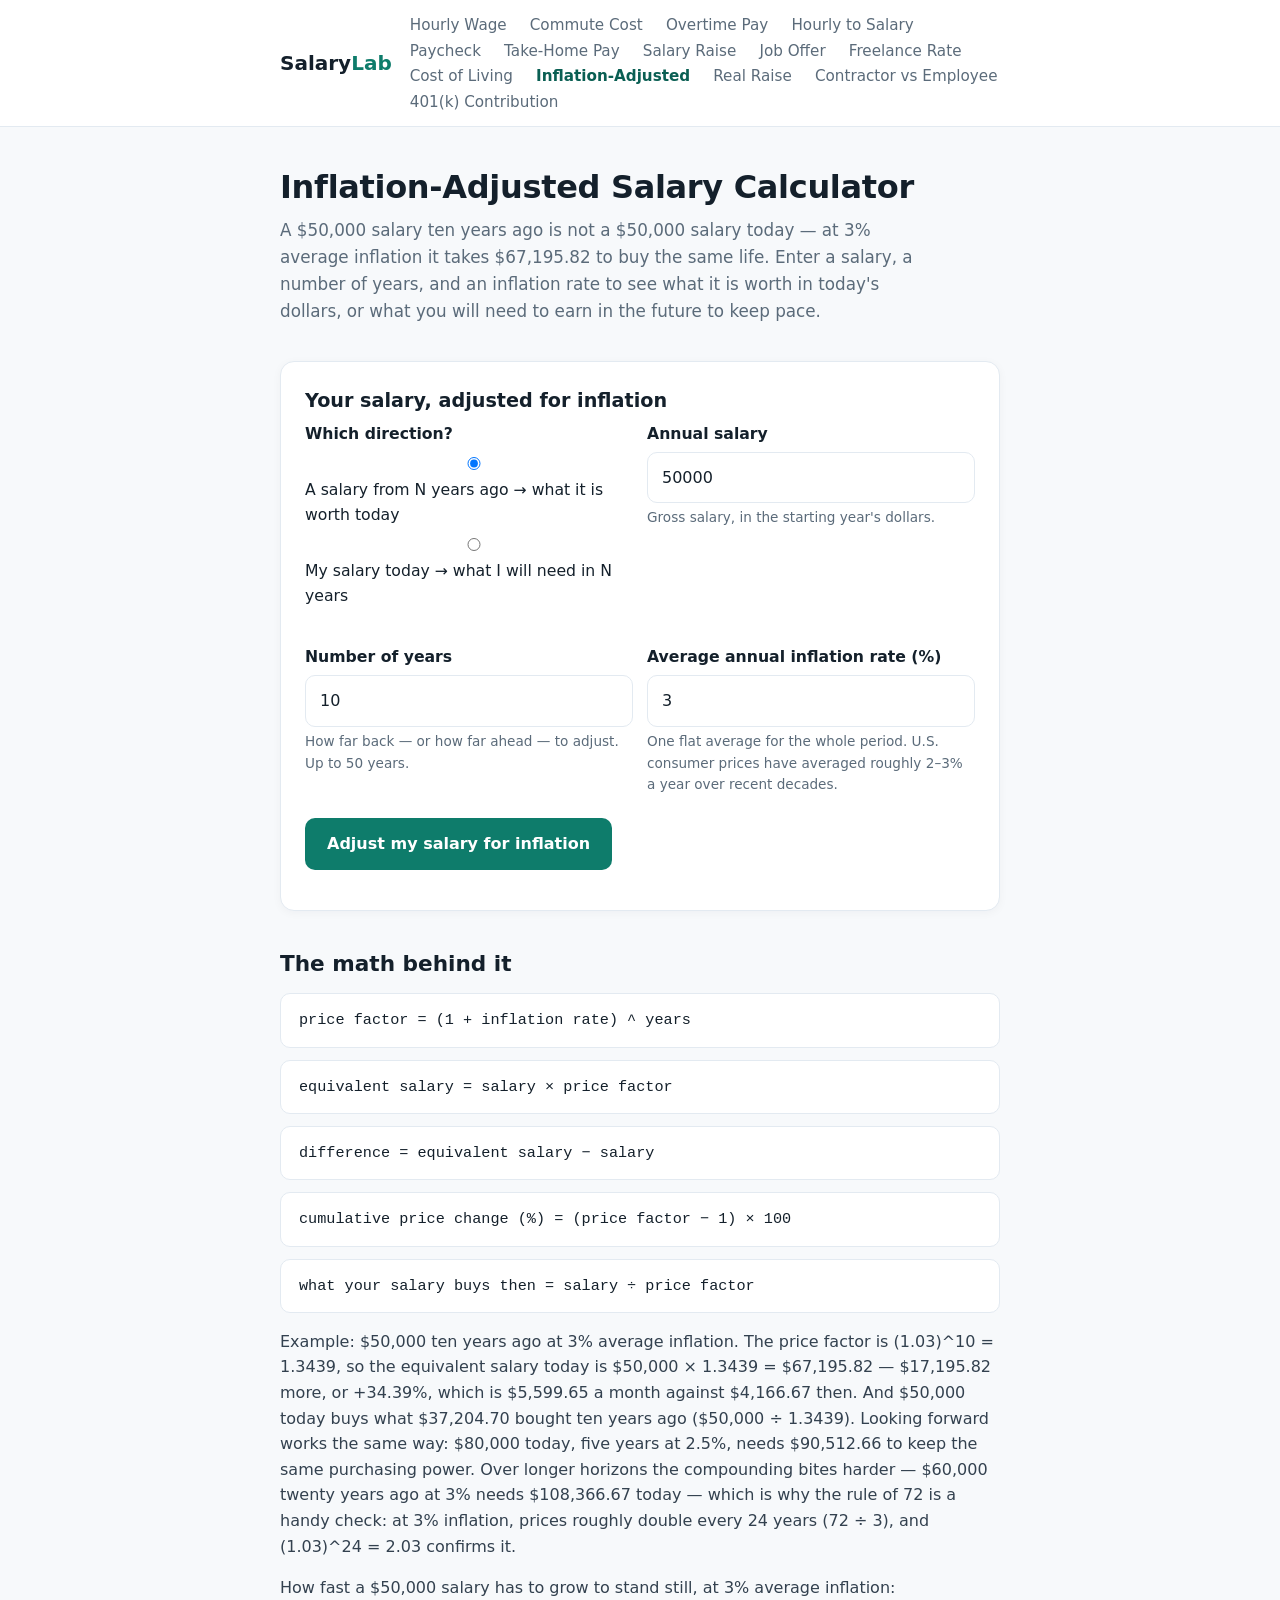
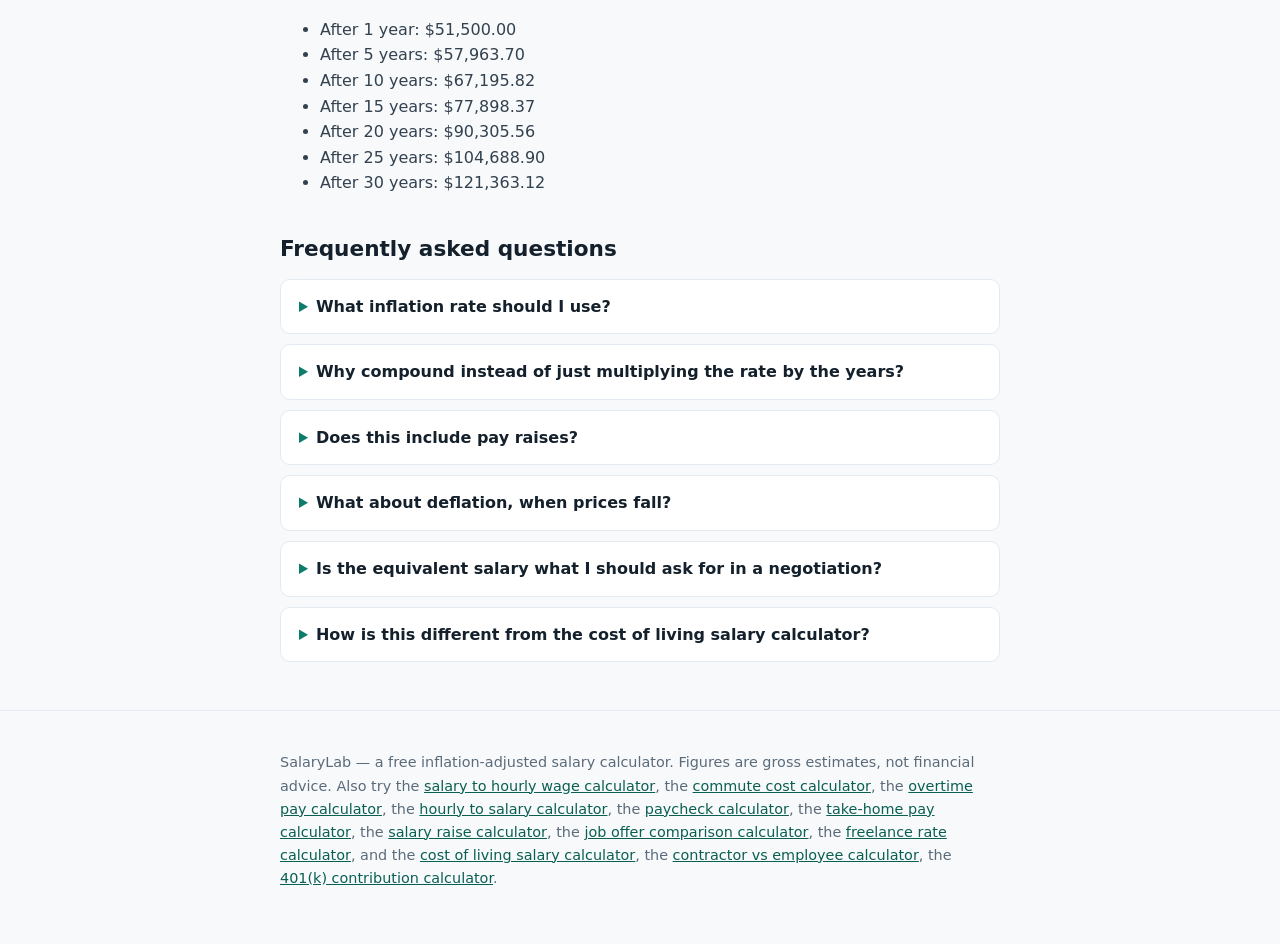
<file: inflation-adjusted-salary/index.html>
<!DOCTYPE html>
<html lang="en">
<head>
<meta charset="utf-8">
<meta name="viewport" content="width=device-width, initial-scale=1">
<title>Inflation-Adjusted Salary Calculator — What Is My Salary Worth Over Time? | SalaryLab</title>
<meta name="description" content="Free inflation-adjusted salary calculator: enter your salary, the number of years, and the average inflation rate to find what that salary is worth in today's dollars — or what you will need to earn in the future to keep the same purchasing power.">
<link rel="canonical" href="https://salary.mimito6.uk/inflation-adjusted-salary">
<link rel="stylesheet" href="../styles.css">
<meta name="theme-color" content="#0e7c6b">
<script type="application/ld+json">
{
  "@context": "https://schema.org",
  "@type": "WebApplication",
  "name": "SalaryLab — Inflation-Adjusted Salary Calculator",
  "url": "https://salary.mimito6.uk/inflation-adjusted-salary",
  "applicationCategory": "FinanceApplication",
  "operatingSystem": "Any",
  "offers": { "@type": "Offer", "price": "0", "priceCurrency": "USD" },
  "description": "Adjust a salary for inflation over any number of years, at any average inflation rate, and see the equivalent salary in today's or future dollars."
}
</script>
<script type="application/ld+json">
{
  "@context": "https://schema.org",
  "@type": "FAQPage",
  "mainEntity": [
    {
      "@type": "Question",
      "name": "What inflation rate should I use?",
      "acceptedAnswer": { "@type": "Answer", "text": "There is no single right number — it depends on the country and the years. In the United States, consumer prices have averaged roughly 2–3% a year over recent decades, and the Federal Reserve targets 2%. Use your country's actual average for the period you care about, and run a second scenario at a higher rate to see how sensitive the answer is: at 3%, a $50,000 salary needs $67,195.82 after ten years; at 5%, it needs $81,444.73." }
    },
    {
      "@type": "Question",
      "name": "Why compound instead of just multiplying the rate by the years?",
      "acceptedAnswer": { "@type": "Answer", "text": "Because each year's price increase applies to prices that already rose the year before. Simple multiplication says 3% a year for ten years is 30%, or $50,000 × 1.30 = $65,000. Compounding gives (1.03)^10 = 1.3439, or $67,195.82 — the $2,195.82 gap is the interest on the interest, and it grows with every extra year." }
    },
    {
      "@type": "Question",
      "name": "Does this include pay raises?",
      "acceptedAnswer": { "@type": "Answer", "text": "No. This calculator prices the same purchasing power, not your career. If your salary grew faster than inflation over the period, you gained real pay; if it grew slower, you lost real pay even though the number went up. Compare your actual salary path against the equivalent salary to see the real change." }
    },
    {
      "@type": "Question",
      "name": "What about deflation, when prices fall?",
      "acceptedAnswer": { "@type": "Answer", "text": "The same formula works with a negative rate: a $50,000 salary ten years ago at −1% a year needs only $45,219.10 today to buy the same basket, because prices fell about 9.6% over the decade. This calculator accepts rates down to −5%." }
    },
    {
      "@type": "Question",
      "name": "Is the equivalent salary what I should ask for in a negotiation?",
      "acceptedAnswer": { "@type": "Answer", "text": "It is the floor, not the target. The equivalent salary leaves you exactly where you were — anything above it is a real raise, anything below it is a real pay cut even if the headline number went up. A raise that only matches inflation is a cost-of-living adjustment, not a promotion." }
    },
    {
      "@type": "Question",
      "name": "How is this different from the cost of living salary calculator?",
      "acceptedAnswer": { "@type": "Answer", "text": "That tool translates a salary across cities at the same moment — same job, same life, different prices. This one translates a salary across time in the same city — same job, same life, later prices. Use this one to check whether your pay kept up with inflation, and the cost of living calculator to check what the same pay is worth somewhere else." }
    }
  ]
}
</script>
</head>
<body>
<header class="site-header">
  <div class="wrap">
    <a class="brand" href="/">Salary<span>Lab</span></a>
    <nav class="site-nav">
      <a href="/">Hourly Wage</a>
      <a href="/commute-cost">Commute Cost</a>
      <a href="/overtime-pay">Overtime Pay</a>
      <a href="/hourly-to-salary">Hourly to Salary</a>
      <a href="/paycheck">Paycheck</a>
      <a href="/take-home-pay">Take-Home Pay</a>
      <a href="/salary-raise">Salary Raise</a>
      <a href="/job-offer-comparison">Job Offer</a>
      <a href="/freelance-rate">Freelance Rate</a>
      <a href="/cost-of-living-salary">Cost of Living</a>
      <a href="/inflation-adjusted-salary" aria-current="page">Inflation-Adjusted</a>
      <a href="/real-raise">Real Raise</a>
      <a href="/contractor-vs-employee">Contractor vs Employee</a>
      <a href="/401k-contribution">401(k) Contribution</a>
    </nav>
  </div>
</header>

<main class="wrap">
  <div class="hero">
    <h1>Inflation-Adjusted Salary Calculator</h1>
    <p class="lede">A $50,000 salary ten years ago is not a $50,000 salary today — at 3% average inflation it takes $67,195.82 to buy the same life. Enter a salary, a number of years, and an inflation rate to see what it is worth in today's dollars, or what you will need to earn in the future to keep pace.</p>
  </div>

  <div class="card">
    <h2>Your salary, adjusted for inflation</h2>
    <div class="field-grid">
      <div class="field">
        <label>Which direction?</label>
        <label style="font-weight:400;"><input type="radio" name="iMode" value="past" checked> A salary from N years ago → what it is worth today</label>
        <label style="font-weight:400;"><input type="radio" name="iMode" value="future"> My salary today → what I will need in N years</label>
      </div>
      <div class="field">
        <label for="iSalary">Annual salary</label>
        <input id="iSalary" type="number" inputmode="decimal" min="0" step="any" value="50000">
        <small>Gross salary, in the starting year's dollars.</small>
      </div>
      <div class="field">
        <label for="iYears">Number of years</label>
        <input id="iYears" type="number" inputmode="decimal" min="0" step="any" value="10">
        <small>How far back — or how far ahead — to adjust. Up to 50 years.</small>
      </div>
      <div class="field">
        <label for="iRate">Average annual inflation rate (%)</label>
        <input id="iRate" type="number" inputmode="decimal" min="-5" max="20" step="any" value="3">
        <small>One flat average for the whole period. U.S. consumer prices have averaged roughly 2–3% a year over recent decades.</small>
      </div>
    </div>
    <div class="btn-row">
      <button class="btn" id="calcInflationBtn" type="button">Adjust my salary for inflation</button>
    </div>
    <p id="iError" role="alert" style="color:#b3541e;font-weight:600;"></p>

    <div class="results" id="iResults" aria-live="polite">
      <div class="big-number">
        <div class="eyebrow" id="iEyebrow">Salary needed today to match it</div>
        <div class="value" id="iBig">—</div>
        <div class="delta" id="iBigDelta"></div>
      </div>
      <ul class="result-lines">
        <li><span class="k">Equivalent salary (per year)</span><span class="v" id="iEquivalent">—</span></li>
        <li><span class="k">Difference vs original salary</span><span class="v" id="iDifference">—</span></li>
        <li><span class="k">Cumulative price change</span><span class="v" id="iPct">—</span></li>
        <li><span class="k">Equivalent salary (per month)</span><span class="v" id="iMonthlyNew">—</span></li>
        <li><span class="k">Original salary (per month)</span><span class="v" id="iMonthlyCurrent">—</span></li>
        <li><span class="k" id="iBuysLabel">Your $50,000 today buys what this bought 10 years ago</span><span class="v" id="iBuys">—</span></li>
        <li><span class="k">Price multiplier over the period</span><span class="v" id="iFactor">—</span></li>
      </ul>
      <div class="warn-note">A flat average rate is a simplification — real inflation varies year to year, and your own spending basket may rise faster or slower than the average. All figures are gross salary; taxes are not included. To translate the adjusted salary to another city, try the <a href="/cost-of-living-salary">cost of living salary calculator →</a></div>
    </div>
  </div>

  <section class="block">
    <h2>The math behind it</h2>
    <div class="formula">price factor = (1 + inflation rate) ^ years</div>
    <div class="formula">equivalent salary = salary × price factor</div>
    <div class="formula">difference = equivalent salary − salary</div>
    <div class="formula">cumulative price change (%) = (price factor − 1) × 100</div>
    <div class="formula">what your salary buys then = salary ÷ price factor</div>
    <p>Example: $50,000 ten years ago at 3% average inflation. The price factor is (1.03)^10 = 1.3439, so the equivalent salary today is $50,000 × 1.3439 = $67,195.82 — $17,195.82 more, or +34.39%, which is $5,599.65 a month against $4,166.67 then. And $50,000 today buys what $37,204.70 bought ten years ago ($50,000 ÷ 1.3439). Looking forward works the same way: $80,000 today, five years at 2.5%, needs $90,512.66 to keep the same purchasing power. Over longer horizons the compounding bites harder — $60,000 twenty years ago at 3% needs $108,366.67 today — which is why the rule of 72 is a handy check: at 3% inflation, prices roughly double every 24 years (72 ÷ 3), and (1.03)^24 = 2.03 confirms it.</p>
    <p>How fast a $50,000 salary has to grow to stand still, at 3% average inflation:</p>
    <ul>
      <li>After 1 year: $51,500.00</li>
      <li>After 5 years: $57,963.70</li>
      <li>After 10 years: $67,195.82</li>
      <li>After 15 years: $77,898.37</li>
      <li>After 20 years: $90,305.56</li>
      <li>After 25 years: $104,688.90</li>
      <li>After 30 years: $121,363.12</li>
    </ul>
  </section>

  <section class="block faq">
    <h2>Frequently asked questions</h2>
    <details><summary>What inflation rate should I use?</summary>
      <p>There is no single right number — it depends on the country and the years. In the United States, consumer prices have averaged roughly 2–3% a year over recent decades, and the Federal Reserve targets 2%. Use your country's actual average for the period you care about, and run a second scenario at a higher rate to see how sensitive the answer is: at 3%, a $50,000 salary needs $67,195.82 after ten years; at 5%, it needs $81,444.73.</p>
    </details>
    <details><summary>Why compound instead of just multiplying the rate by the years?</summary>
      <p>Because each year's price increase applies to prices that already rose the year before. Simple multiplication says 3% a year for ten years is 30%, or $50,000 × 1.30 = $65,000. Compounding gives (1.03)^10 = 1.3439, or $67,195.82 — the $2,195.82 gap is the interest on the interest, and it grows with every extra year.</p>
    </details>
    <details><summary>Does this include pay raises?</summary>
      <p>No. This calculator prices the same purchasing power, not your career. If your salary grew faster than inflation over the period, you gained real pay; if it grew slower, you lost real pay even though the number went up. Compare your actual salary path against the equivalent salary to see the real change.</p>
    </details>
    <details><summary>What about deflation, when prices fall?</summary>
      <p>The same formula works with a negative rate: a $50,000 salary ten years ago at −1% a year needs only $45,219.10 today to buy the same basket, because prices fell about 9.6% over the decade. This calculator accepts rates down to −5%.</p>
    </details>
    <details><summary>Is the equivalent salary what I should ask for in a negotiation?</summary>
      <p>It is the floor, not the target. The equivalent salary leaves you exactly where you were — anything above it is a real raise, anything below it is a real pay cut even if the headline number went up. A raise that only matches inflation is a cost-of-living adjustment, not a promotion.</p>
    </details>
    <details><summary>How is this different from the cost of living salary calculator?</summary>
      <p>That tool translates a salary across cities at the same moment — same job, same life, different prices. This one translates a salary across time in the same city — same job, same life, later prices. Use this one to check whether your pay kept up with inflation, and the <a href="/cost-of-living-salary">cost of living calculator</a> to check what the same pay is worth somewhere else.</p>
    </details>
  </section>
</main>

<footer class="site-footer">
  <div class="wrap">
    <p>SalaryLab — a free inflation-adjusted salary calculator. Figures are gross estimates, not financial advice. Also try the <a href="/">salary to hourly wage calculator</a>, the <a href="/commute-cost">commute cost calculator</a>, the <a href="/overtime-pay">overtime pay calculator</a>, the <a href="/hourly-to-salary">hourly to salary calculator</a>, the <a href="/paycheck">paycheck calculator</a>, the <a href="/take-home-pay">take-home pay calculator</a>, the <a href="/salary-raise">salary raise calculator</a>, the <a href="/job-offer-comparison">job offer comparison calculator</a>, the <a href="/freelance-rate">freelance rate calculator</a>, and the <a href="/cost-of-living-salary">cost of living salary calculator</a>, the <a href="/contractor-vs-employee">contractor vs employee calculator</a>, the <a href="/401k-contribution">401(k) contribution calculator</a>.</p>
  </div>
</footer>
<script src="../inflation.js"></script>
</body>
</html>
</file>
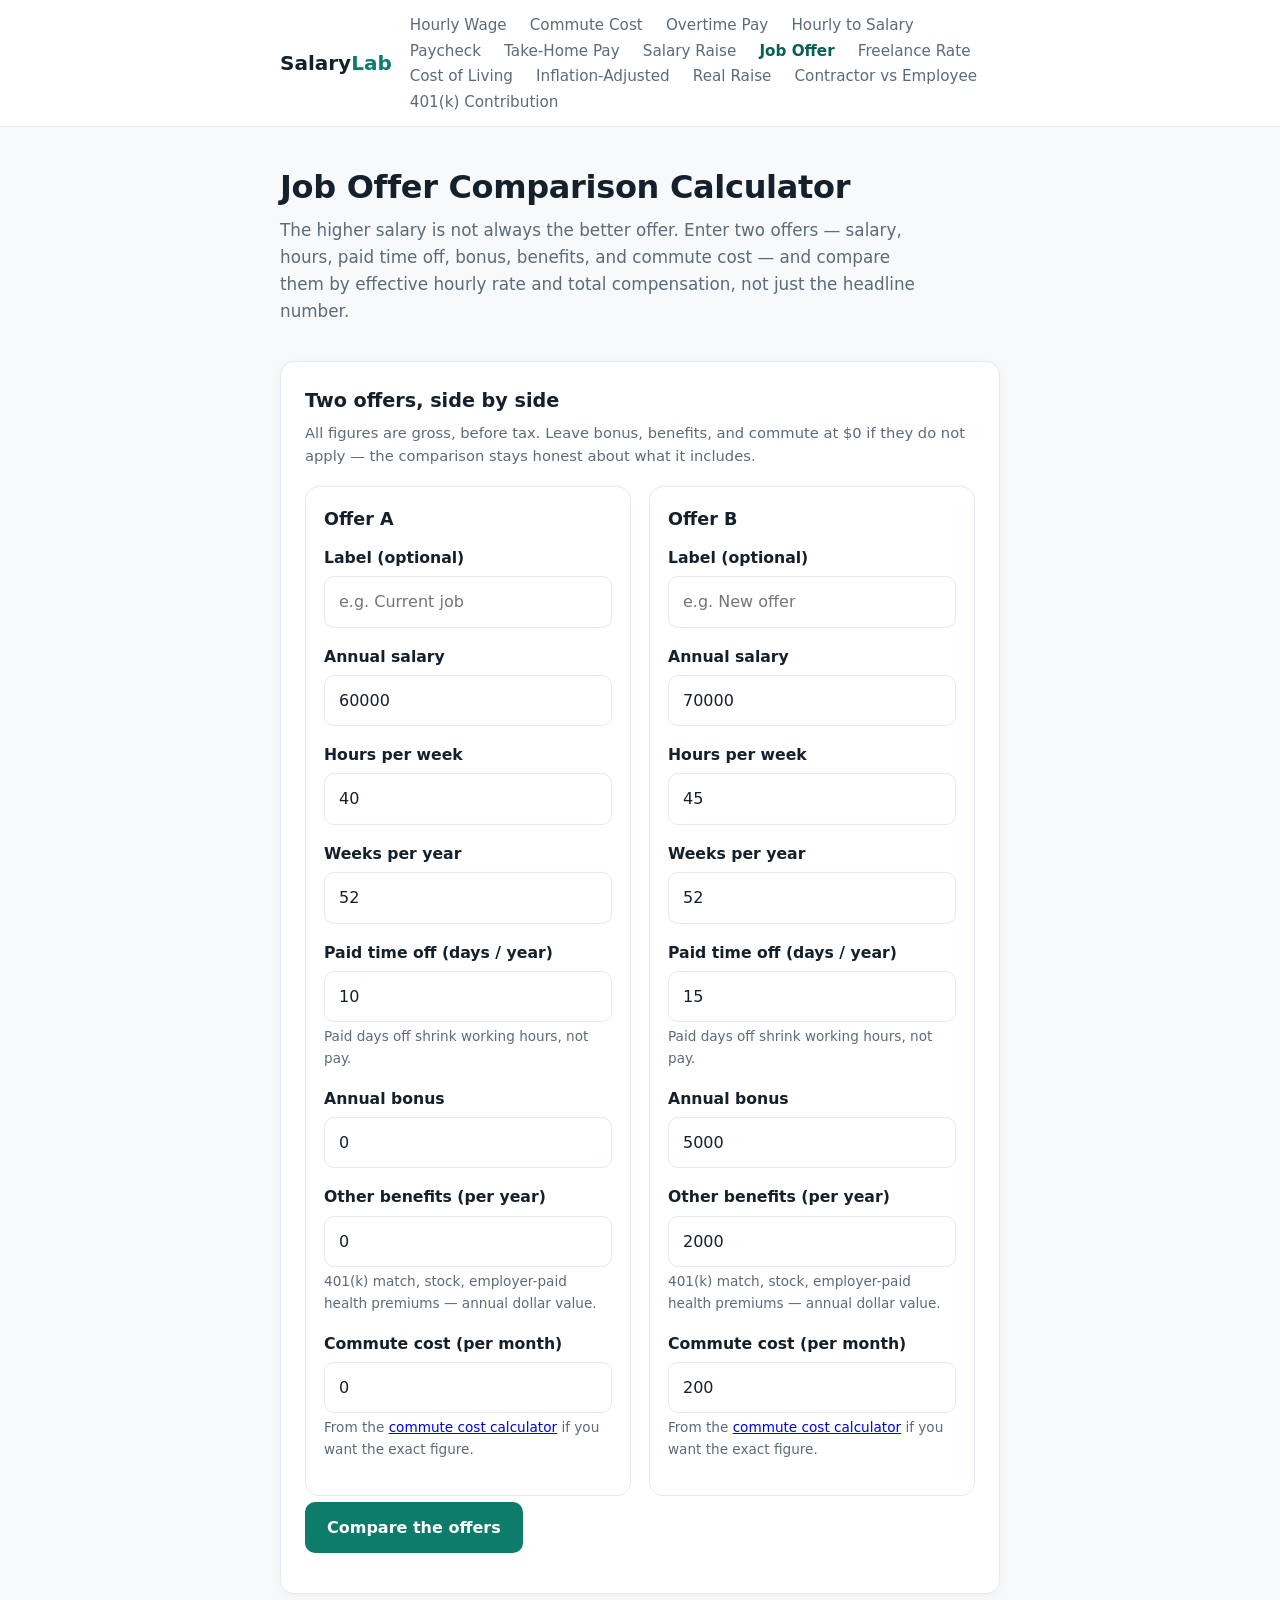
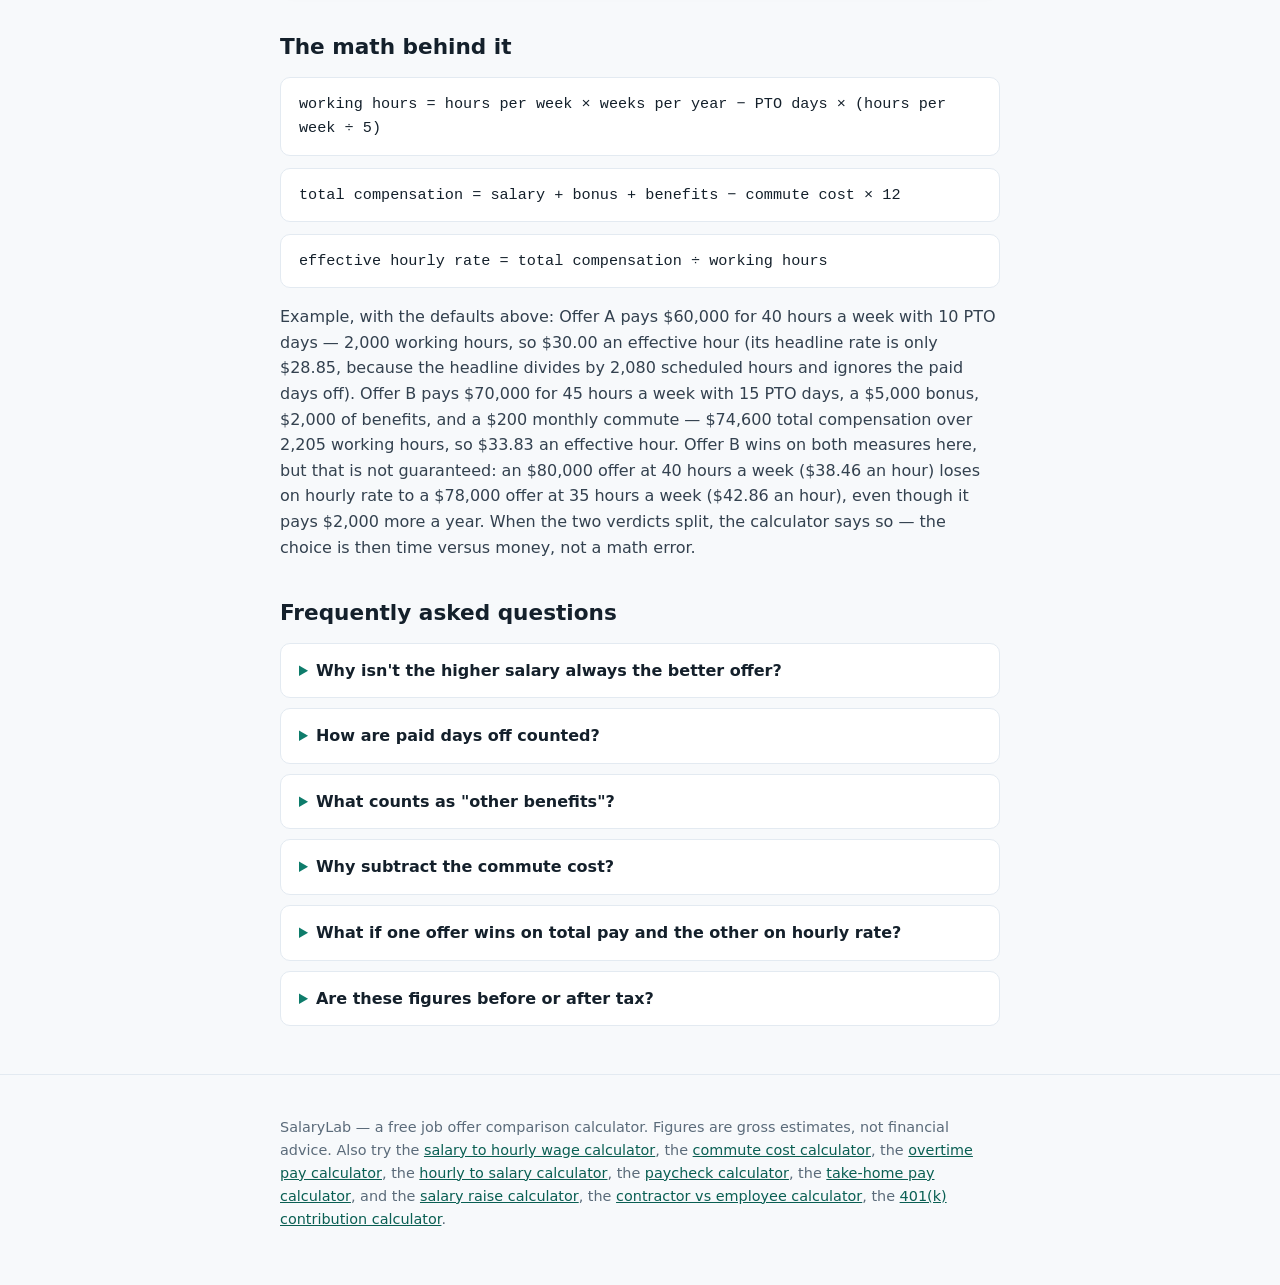
<file: job-offer-comparison/index.html>
<!DOCTYPE html>
<html lang="en">
<head>
<meta charset="utf-8">
<meta name="viewport" content="width=device-width, initial-scale=1">
<title>Job Offer Comparison Calculator — Compare Two Salaries by Effective Hourly Rate | SalaryLab</title>
<meta name="description" content="Free job offer comparison calculator: enter two offers — salary, hours, paid time off, bonus, benefits, and commute cost — to compare them by effective hourly rate and total compensation, not just the headline salary.">
<link rel="canonical" href="https://salary.mimito6.uk/job-offer-comparison">
<link rel="stylesheet" href="../styles.css">
<meta name="theme-color" content="#0e7c6b">
<script type="application/ld+json">
{
  "@context": "https://schema.org",
  "@type": "WebApplication",
  "name": "SalaryLab — Job Offer Comparison Calculator",
  "url": "https://salary.mimito6.uk/job-offer-comparison",
  "applicationCategory": "FinanceApplication",
  "operatingSystem": "Any",
  "offers": { "@type": "Offer", "price": "0", "priceCurrency": "USD" },
  "description": "Compare two job offers by effective hourly rate and total compensation: salary, hours per week, paid time off, bonus, other benefits, and commute cost, all priced into one honest comparison."
}
</script>
<script type="application/ld+json">
{
  "@context": "https://schema.org",
  "@type": "FAQPage",
  "mainEntity": [
    {
      "@type": "Question",
      "name": "Why isn't the higher salary always the better offer?",
      "acceptedAnswer": { "@type": "Answer", "text": "Salary alone ignores how many hours buy it. An $80,000 offer at 40 hours a week pays $38.46 an effective hour, while a $78,000 offer at 35 hours a week pays $42.86 — the lower salary is $4.40 an hour better, even though it pays $2,000 less a year. Add paid time off, bonuses, benefits, and commute cost, and the headline number moves even further." }
    },
    {
      "@type": "Question",
      "name": "How are paid days off counted?",
      "acceptedAnswer": { "@type": "Answer", "text": "Paid time off is paid, so it shrinks your working hours, not your pay. Working hours equal scheduled hours minus PTO days times hours per day (hours per week divided by 5). Example: 40 hours a week over 52 weeks is 2,080 scheduled hours; 10 PTO days remove 80 hours, leaving 2,000 working hours — so a $60,000 salary is $30.00 an effective hour, not $28.85." }
    },
    {
      "@type": "Question",
      "name": "What counts as other benefits?",
      "acceptedAnswer": { "@type": "Answer", "text": "Anything the employer pays on top of salary and bonus, priced per year: 401(k) match, stock or RSUs, and health-insurance premiums the employer covers. Enter the annual dollar value. If you cannot price a benefit, leave it at $0 rather than guessing — the comparison stays honest about what it does and does not include." }
    },
    {
      "@type": "Question",
      "name": "Why subtract the commute cost?",
      "acceptedAnswer": { "@type": "Answer", "text": "Commute cost comes out of the same pay, so an offer that costs $200 a month to reach is really $2,400 a year less. The calculator subtracts twelve months of commute cost from salary, bonus, and benefits to give total compensation. For the exact commute figure, use the commute cost calculator." }
    },
    {
      "@type": "Question",
      "name": "What if one offer wins on total pay and the other on hourly rate?",
      "acceptedAnswer": { "@type": "Answer", "text": "That split is real and the calculator shows both verdicts instead of picking one for you. The higher-total offer pays more money; the higher-hourly offer buys that money with fewer of your hours. Choosing between them is a time-versus-money decision, not a math error." }
    },
    {
      "@type": "Question",
      "name": "Are these figures before or after tax?",
      "acceptedAnswer": { "@type": "Answer", "text": "Before tax. All figures here are gross: total compensation and effective hourly rate are pre-tax. To see what each offer pays after deductions, run the winning total through the take-home pay calculator." }
    }
  ]
}
</script>
</head>
<body>
<header class="site-header">
  <div class="wrap">
    <a class="brand" href="/">Salary<span>Lab</span></a>
    <nav class="site-nav">
      <a href="/">Hourly Wage</a>
      <a href="/commute-cost">Commute Cost</a>
      <a href="/overtime-pay">Overtime Pay</a>
      <a href="/hourly-to-salary">Hourly to Salary</a>
      <a href="/paycheck">Paycheck</a>
      <a href="/take-home-pay">Take-Home Pay</a>
      <a href="/salary-raise">Salary Raise</a>
      <a href="/job-offer-comparison" aria-current="page">Job Offer</a>
      <a href="/freelance-rate">Freelance Rate</a>
      <a href="/cost-of-living-salary">Cost of Living</a>
      <a href="/inflation-adjusted-salary">Inflation-Adjusted</a>
      <a href="/real-raise">Real Raise</a>
      <a href="/contractor-vs-employee">Contractor vs Employee</a>
      <a href="/401k-contribution">401(k) Contribution</a>
    </nav>
  </div>
</header>

<main class="wrap">
  <div class="hero">
    <h1>Job Offer Comparison Calculator</h1>
    <p class="lede">The higher salary is not always the better offer. Enter two offers — salary, hours, paid time off, bonus, benefits, and commute cost — and compare them by effective hourly rate and total compensation, not just the headline number.</p>
  </div>

  <div class="card">
    <h2>Two offers, side by side</h2>
    <p class="hint">All figures are gross, before tax. Leave bonus, benefits, and commute at $0 if they do not apply — the comparison stays honest about what it includes.</p>
    <div class="offer-grid">
      <div class="offer-card">
        <h3>Offer A</h3>
        <div class="field">
          <label for="aName">Label (optional)</label>
          <input id="aName" type="text" value="" placeholder="e.g. Current job">
        </div>
        <div class="field">
          <label for="aSalary">Annual salary</label>
          <input id="aSalary" type="number" inputmode="decimal" min="0" step="any" value="60000">
        </div>
        <div class="field">
          <label for="aHours">Hours per week</label>
          <input id="aHours" type="number" inputmode="decimal" min="0" step="any" value="40">
        </div>
        <div class="field">
          <label for="aWeeks">Weeks per year</label>
          <input id="aWeeks" type="number" inputmode="decimal" min="0" step="any" value="52">
        </div>
        <div class="field">
          <label for="aPto">Paid time off (days / year)</label>
          <input id="aPto" type="number" inputmode="decimal" min="0" step="any" value="10">
          <small>Paid days off shrink working hours, not pay.</small>
        </div>
        <div class="field">
          <label for="aBonus">Annual bonus</label>
          <input id="aBonus" type="number" inputmode="decimal" min="0" step="any" value="0">
        </div>
        <div class="field">
          <label for="aBenefits">Other benefits (per year)</label>
          <input id="aBenefits" type="number" inputmode="decimal" min="0" step="any" value="0">
          <small>401(k) match, stock, employer-paid health premiums — annual dollar value.</small>
        </div>
        <div class="field">
          <label for="aCommute">Commute cost (per month)</label>
          <input id="aCommute" type="number" inputmode="decimal" min="0" step="any" value="0">
          <small>From the <a href="/commute-cost">commute cost calculator</a> if you want the exact figure.</small>
        </div>
      </div>
      <div class="offer-card">
        <h3>Offer B</h3>
        <div class="field">
          <label for="bName">Label (optional)</label>
          <input id="bName" type="text" value="" placeholder="e.g. New offer">
        </div>
        <div class="field">
          <label for="bSalary">Annual salary</label>
          <input id="bSalary" type="number" inputmode="decimal" min="0" step="any" value="70000">
        </div>
        <div class="field">
          <label for="bHours">Hours per week</label>
          <input id="bHours" type="number" inputmode="decimal" min="0" step="any" value="45">
        </div>
        <div class="field">
          <label for="bWeeks">Weeks per year</label>
          <input id="bWeeks" type="number" inputmode="decimal" min="0" step="any" value="52">
        </div>
        <div class="field">
          <label for="bPto">Paid time off (days / year)</label>
          <input id="bPto" type="number" inputmode="decimal" min="0" step="any" value="15">
          <small>Paid days off shrink working hours, not pay.</small>
        </div>
        <div class="field">
          <label for="bBonus">Annual bonus</label>
          <input id="bBonus" type="number" inputmode="decimal" min="0" step="any" value="5000">
        </div>
        <div class="field">
          <label for="bBenefits">Other benefits (per year)</label>
          <input id="bBenefits" type="number" inputmode="decimal" min="0" step="any" value="2000">
          <small>401(k) match, stock, employer-paid health premiums — annual dollar value.</small>
        </div>
        <div class="field">
          <label for="bCommute">Commute cost (per month)</label>
          <input id="bCommute" type="number" inputmode="decimal" min="0" step="any" value="200">
          <small>From the <a href="/commute-cost">commute cost calculator</a> if you want the exact figure.</small>
        </div>
      </div>
    </div>
    <div class="btn-row">
      <button class="btn" id="calcCompareBtn" type="button">Compare the offers</button>
    </div>
    <p id="cError" role="alert" style="color:#b3541e;font-weight:600;"></p>

    <div class="results" id="cResults" aria-live="polite">
      <div class="offer-grid">
        <div class="offer-card">
          <h3><span id="aTitle">Offer A</span><span class="winner-tag" id="aWinner"></span></h3>
          <div class="big-number nominal">
            <div class="eyebrow">Effective hourly rate</div>
            <div class="value" id="aEff">—</div>
          </div>
          <ul class="result-lines">
            <li><span class="k">Total compensation / year</span><span class="v" id="aTotal">—</span></li>
            <li><span class="k">Pay per month</span><span class="v" id="aMonthly">—</span></li>
            <li><span class="k">Headline hourly rate</span><span class="v" id="aNominal">—</span></li>
            <li><span class="k">Working hours / year</span><span class="v" id="aWorking">—</span></li>
            <li><span class="k">Scheduled hours / year</span><span class="v" id="aSched">—</span></li>
          </ul>
        </div>
        <div class="offer-card">
          <h3><span id="bTitle">Offer B</span><span class="winner-tag" id="bWinner"></span></h3>
          <div class="big-number nominal">
            <div class="eyebrow">Effective hourly rate</div>
            <div class="value" id="bEff">—</div>
          </div>
          <ul class="result-lines">
            <li><span class="k">Total compensation / year</span><span class="v" id="bTotal">—</span></li>
            <li><span class="k">Pay per month</span><span class="v" id="bMonthly">—</span></li>
            <li><span class="k">Headline hourly rate</span><span class="v" id="bNominal">—</span></li>
            <li><span class="k">Working hours / year</span><span class="v" id="bWorking">—</span></li>
            <li><span class="k">Scheduled hours / year</span><span class="v" id="bSched">—</span></li>
          </ul>
        </div>
      </div>
      <p id="cVerdict" style="font-weight:650;margin-top:18px;"></p>
      <div class="warn-note">All figures are gross, before tax. To see what the winning offer pays after deductions, run its total compensation through the <a href="/take-home-pay">take-home pay calculator →</a></div>
    </div>
  </div>

  <section class="block">
    <h2>The math behind it</h2>
    <div class="formula">working hours = hours per week × weeks per year − PTO days × (hours per week ÷ 5)</div>
    <div class="formula">total compensation = salary + bonus + benefits − commute cost × 12</div>
    <div class="formula">effective hourly rate = total compensation ÷ working hours</div>
    <p>Example, with the defaults above: Offer A pays $60,000 for 40 hours a week with 10 PTO days — 2,000 working hours, so $30.00 an effective hour (its headline rate is only $28.85, because the headline divides by 2,080 scheduled hours and ignores the paid days off). Offer B pays $70,000 for 45 hours a week with 15 PTO days, a $5,000 bonus, $2,000 of benefits, and a $200 monthly commute — $74,600 total compensation over 2,205 working hours, so $33.83 an effective hour. Offer B wins on both measures here, but that is not guaranteed: an $80,000 offer at 40 hours a week ($38.46 an hour) loses on hourly rate to a $78,000 offer at 35 hours a week ($42.86 an hour), even though it pays $2,000 more a year. When the two verdicts split, the calculator says so — the choice is then time versus money, not a math error.</p>
  </section>

  <section class="block faq">
    <h2>Frequently asked questions</h2>
    <details><summary>Why isn't the higher salary always the better offer?</summary>
      <p>Salary alone ignores how many hours buy it. An $80,000 offer at 40 hours a week pays $38.46 an effective hour, while a $78,000 offer at 35 hours a week pays $42.86 — the lower salary is $4.40 an hour better, even though it pays $2,000 less a year. Add paid time off, bonuses, benefits, and commute cost, and the headline number moves even further.</p>
    </details>
    <details><summary>How are paid days off counted?</summary>
      <p>Paid time off is paid, so it shrinks your working hours, not your pay. Working hours equal scheduled hours minus PTO days times hours per day (hours per week divided by 5). Example: 40 hours a week over 52 weeks is 2,080 scheduled hours; 10 PTO days remove 80 hours, leaving 2,000 working hours — so a $60,000 salary is $30.00 an effective hour, not $28.85.</p>
    </details>
    <details><summary>What counts as "other benefits"?</summary>
      <p>Anything the employer pays on top of salary and bonus, priced per year: 401(k) match, stock or RSUs, and health-insurance premiums the employer covers. Enter the annual dollar value. If you cannot price a benefit, leave it at $0 rather than guessing — the comparison stays honest about what it does and does not include.</p>
    </details>
    <details><summary>Why subtract the commute cost?</summary>
      <p>Commute cost comes out of the same pay, so an offer that costs $200 a month to reach is really $2,400 a year less. The calculator subtracts twelve months of commute cost from salary, bonus, and benefits to give total compensation. For the exact commute figure, use the <a href="/commute-cost">commute cost calculator</a>.</p>
    </details>
    <details><summary>What if one offer wins on total pay and the other on hourly rate?</summary>
      <p>That split is real and the calculator shows both verdicts instead of picking one for you. The higher-total offer pays more money; the higher-hourly offer buys that money with fewer of your hours. Choosing between them is a time-versus-money decision, not a math error.</p>
    </details>
    <details><summary>Are these figures before or after tax?</summary>
      <p>Before tax. All figures here are gross: total compensation and effective hourly rate are pre-tax. To see what each offer pays after deductions, run the winning total through the <a href="/take-home-pay">take-home pay calculator</a>.</p>
    </details>
  </section>
</main>

<footer class="site-footer">
  <div class="wrap">
    <p>SalaryLab — a free job offer comparison calculator. Figures are gross estimates, not financial advice. Also try the <a href="/">salary to hourly wage calculator</a>, the <a href="/commute-cost">commute cost calculator</a>, the <a href="/overtime-pay">overtime pay calculator</a>, the <a href="/hourly-to-salary">hourly to salary calculator</a>, the <a href="/paycheck">paycheck calculator</a>, the <a href="/take-home-pay">take-home pay calculator</a>, and the <a href="/salary-raise">salary raise calculator</a>, the <a href="/contractor-vs-employee">contractor vs employee calculator</a>, the <a href="/401k-contribution">401(k) contribution calculator</a>.</p>
  </div>
</footer>
<script src="../offer.js"></script>
</body>
</html>
</file>
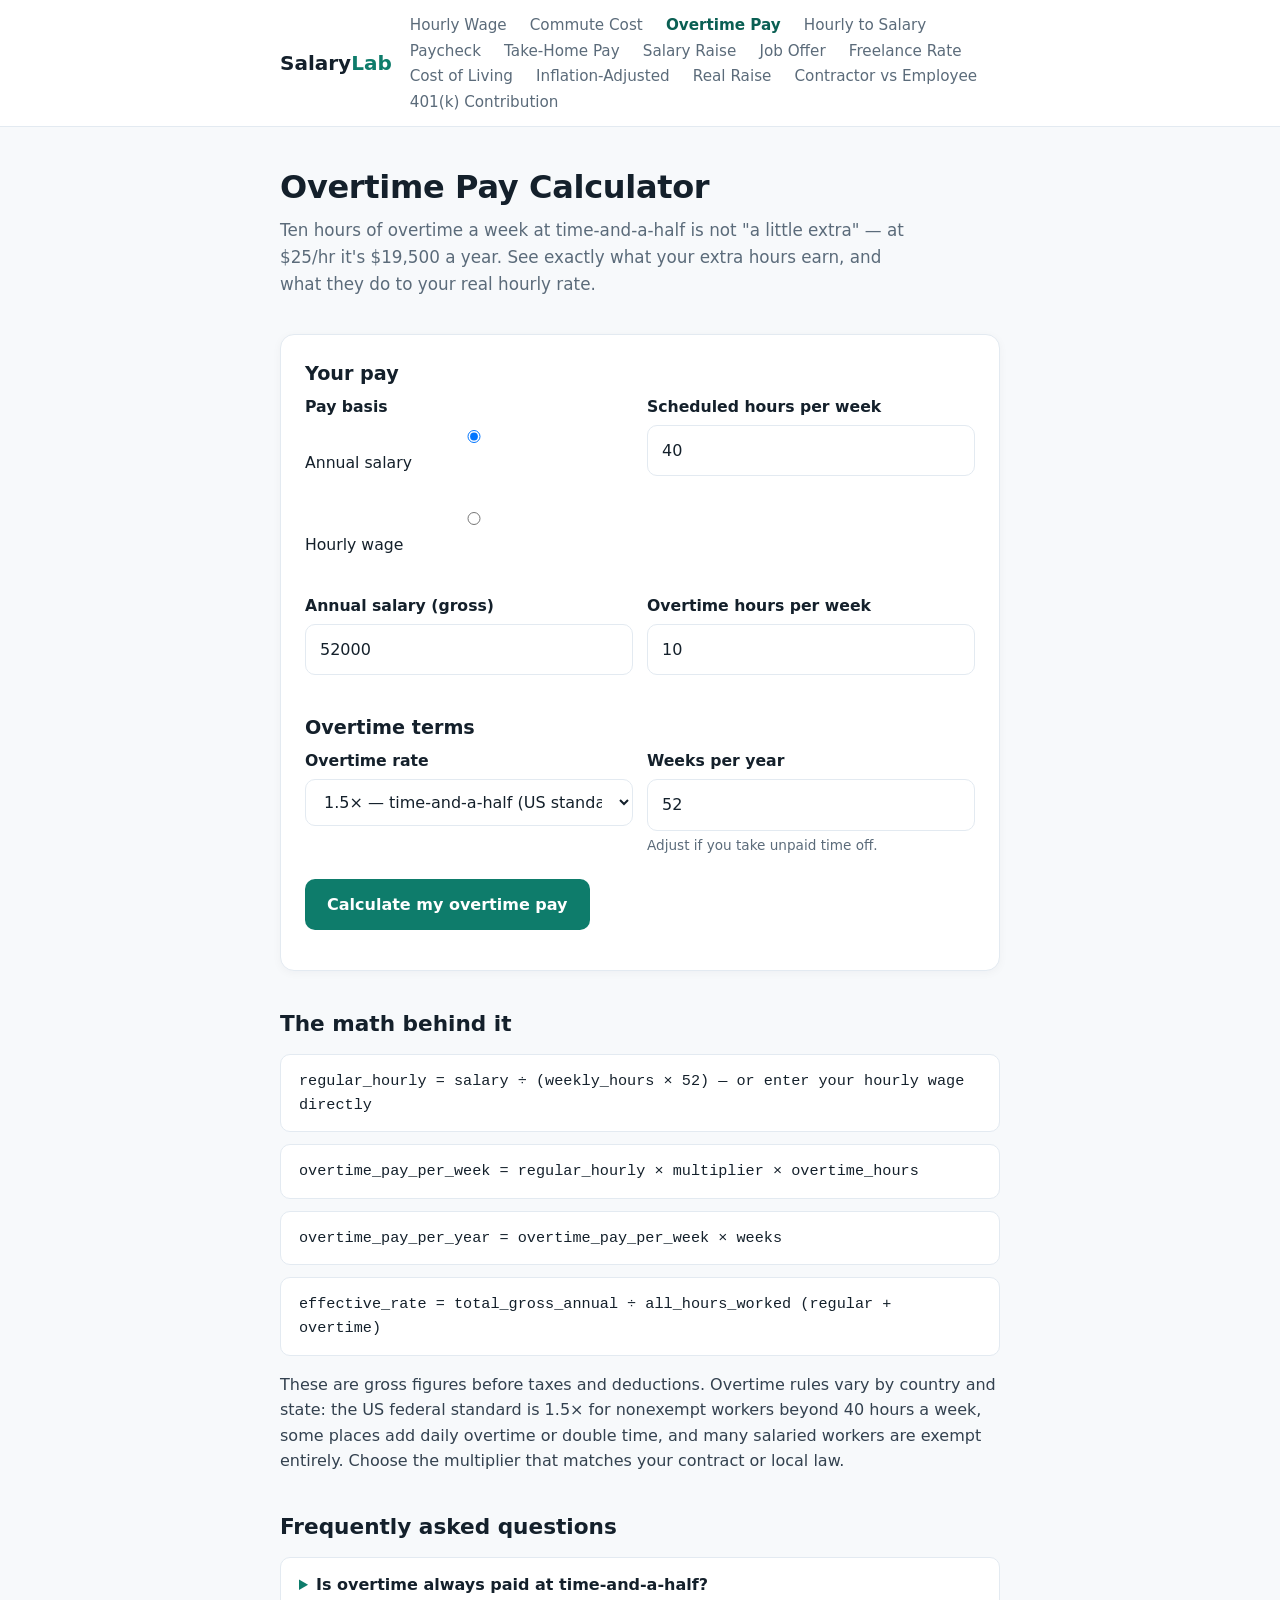
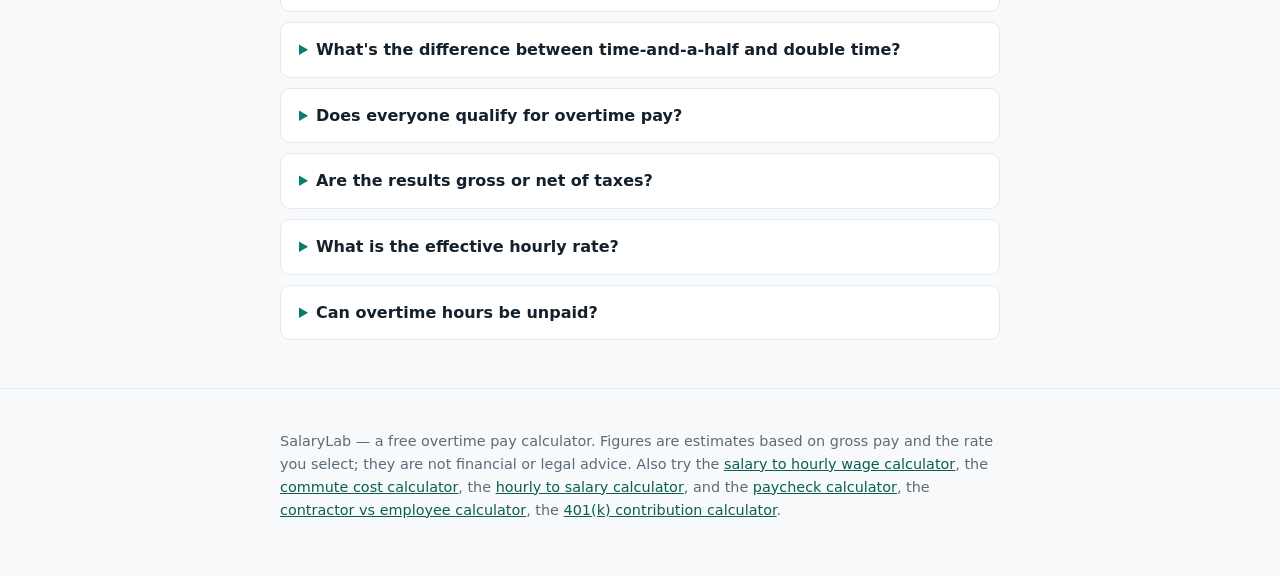
<file: overtime-pay/index.html>
<!DOCTYPE html>
<html lang="en">
<head>
<meta charset="utf-8">
<meta name="viewport" content="width=device-width, initial-scale=1">
<title>Overtime Pay Calculator — Time-and-a-Half, Double Time &amp; Annual Earnings | SalaryLab</title>
<meta name="description" content="Free overtime pay calculator: turn your wage and weekly overtime hours into weekly and annual overtime pay, total gross earnings, and your effective hourly rate. Time-and-a-half, double time, or any custom rate.">
<link rel="canonical" href="https://salary.mimito6.uk/overtime-pay">
<link rel="stylesheet" href="../styles.css">
<meta name="theme-color" content="#0e7c6b">
<script type="application/ld+json">
{
  "@context": "https://schema.org",
  "@type": "WebApplication",
  "name": "SalaryLab — Overtime Pay Calculator",
  "url": "https://salary.mimito6.uk/overtime-pay",
  "applicationCategory": "FinanceApplication",
  "operatingSystem": "Any",
  "offers": { "@type": "Offer", "price": "0", "priceCurrency": "USD" },
  "description": "Calculate weekly and annual overtime pay, total gross earnings, and your effective hourly rate from overtime hours and any pay multiplier."
}
</script>
<script type="application/ld+json">
{
  "@context": "https://schema.org",
  "@type": "FAQPage",
  "mainEntity": [
    {
      "@type": "Question",
      "name": "Is overtime always paid at time-and-a-half?",
      "acceptedAnswer": { "@type": "Answer", "text": "Not everywhere. In the US, the Fair Labor Standards Act sets 1.5x as the minimum for covered nonexempt workers beyond 40 hours a week. Some states (like California) add daily overtime, and some union contracts pay double time. Many other countries set their own rates or none at all. Pick the rate that matches your contract or local law — the calculator accepts any multiplier." }
    },
    {
      "@type": "Question",
      "name": "What's the difference between time-and-a-half and double time?",
      "acceptedAnswer": { "@type": "Answer", "text": "Time-and-a-half multiplies your regular hourly rate by 1.5 — at $25/hr that is $37.50 per overtime hour. Double time multiplies it by 2, or $50.00 per overtime hour in the same example. Choose 1.5x, 2x, or a custom multiplier in the calculator." }
    },
    {
      "@type": "Question",
      "name": "Does everyone qualify for overtime pay?",
      "acceptedAnswer": { "@type": "Answer", "text": "No. US law exempts many salaried workers (executive, administrative, professional, and some computer employees above a salary threshold) from overtime requirements. Check your job classification and local rules — this calculator computes the math, not your legal eligibility." }
    },
    {
      "@type": "Question",
      "name": "Are the results gross or net of taxes?",
      "acceptedAnswer": { "@type": "Answer", "text": "Gross. The calculator shows earnings before taxes, benefits deductions, and other withholdings. Your take-home pay will be lower, and overtime earnings are generally taxed as ordinary income." }
    },
    {
      "@type": "Question",
      "name": "What is the effective hourly rate?",
      "acceptedAnswer": { "@type": "Answer", "text": "Your total gross annual earnings divided by every hour you work, including overtime. For example, $71,500 earned across 2,600 hours gives an effective rate of $27.50/hr — higher than the $25 base rate because the overtime premium is spread over all hours." }
    },
    {
      "@type": "Question",
      "name": "Can overtime hours be unpaid?",
      "acceptedAnswer": { "@type": "Answer", "text": "For nonexempt workers, hours beyond 40 in a US workweek must be paid at the overtime rate — unpaid overtime is a wage violation. Salaried exempt workers, however, usually receive no extra pay for extra hours. If you regularly work unpaid extra hours, the SalaryLab hourly wage calculator can show your true hourly rate." }
    }
  ]
}
</script>
</head>
<body>
<header class="site-header">
  <div class="wrap">
    <a class="brand" href="/">Salary<span>Lab</span></a>
    <nav class="site-nav">
      <a href="/">Hourly Wage</a>
      <a href="/commute-cost">Commute Cost</a>
      <a href="/overtime-pay" aria-current="page">Overtime Pay</a>
      <a href="/hourly-to-salary">Hourly to Salary</a>
      <a href="/paycheck">Paycheck</a>
      <a href="/take-home-pay">Take-Home Pay</a>
      <a href="/salary-raise">Salary Raise</a>
      <a href="/job-offer-comparison">Job Offer</a>
      <a href="/freelance-rate">Freelance Rate</a>
      <a href="/cost-of-living-salary">Cost of Living</a>
      <a href="/inflation-adjusted-salary">Inflation-Adjusted</a>
      <a href="/real-raise">Real Raise</a>
      <a href="/contractor-vs-employee">Contractor vs Employee</a>
      <a href="/401k-contribution">401(k) Contribution</a>
    </nav>
  </div>
</header>

<main class="wrap">
  <div class="hero">
    <h1>Overtime Pay Calculator</h1>
    <p class="lede">Ten hours of overtime a week at time-and-a-half is not "a little extra" — at $25/hr it's $19,500 a year. See exactly what your extra hours earn, and what they do to your real hourly rate.</p>
  </div>

  <div class="card">
    <h2>Your pay</h2>
    <div class="field-grid">
      <div class="field">
        <label>Pay basis</label>
        <div>
          <label style="font-weight:400;"><input type="radio" id="basisSalary" name="basis" checked> Annual salary</label><br>
          <label style="font-weight:400;"><input type="radio" id="basisHourly" name="basis"> Hourly wage</label>
        </div>
      </div>
      <div class="field" id="rowHours">
        <label for="otHoursPerWeek">Scheduled hours per week</label>
        <input id="otHoursPerWeek" type="number" inputmode="decimal" min="0" step="any" value="40">
      </div>
    </div>
    <div class="field-grid" style="margin-top:14px;">
      <div class="field" id="rowSalary">
        <label for="otSalary">Annual salary (gross)</label>
        <input id="otSalary" type="number" inputmode="decimal" min="0" step="any" value="52000">
      </div>
      <div class="field" id="rowHourly" style="display:none;">
        <label for="otHourly">Hourly wage</label>
        <input id="otHourly" type="number" inputmode="decimal" min="0" step="any" value="25">
      </div>
      <div class="field">
        <label for="otHours">Overtime hours per week</label>
        <input id="otHours" type="number" inputmode="decimal" min="0" step="any" value="10">
      </div>
    </div>

    <h2 style="margin-top:22px;">Overtime terms</h2>
    <div class="field-grid">
      <div class="field">
        <label for="otMult">Overtime rate</label>
        <select id="otMult">
          <option value="1.5" selected>1.5× — time-and-a-half (US standard)</option>
          <option value="2">2× — double time</option>
          <option value="custom">Custom multiplier…</option>
        </select>
      </div>
      <div class="field" id="rowCustomMult" style="display:none;">
        <label for="otMultCustom">Custom multiplier</label>
        <input id="otMultCustom" type="number" inputmode="decimal" min="0" step="any" value="1.5">
      </div>
      <div class="field">
        <label for="otWeeks">Weeks per year</label>
        <input id="otWeeks" type="number" inputmode="decimal" min="0" step="any" value="52">
        <small>Adjust if you take unpaid time off.</small>
      </div>
    </div>
    <div class="btn-row">
      <button class="btn" id="calcOvertimeBtn" type="button">Calculate my overtime pay</button>
    </div>
    <p id="overtimeError" role="alert" style="color:#b3541e;font-weight:600;"></p>

    <div class="results" id="overtimeResults" aria-live="polite">
      <div class="big-number">
        <div class="eyebrow">Your overtime earns you each year</div>
        <div class="value" id="otBig">—</div>
        <div class="delta" id="otBigDelta"></div>
      </div>
      <ul class="result-lines">
        <li><span class="k">Your regular hourly rate</span><span class="v" id="otBase">—</span></li>
        <li><span class="k">Overtime pay / week</span><span class="v" id="otWeeklyPay">—</span></li>
        <li><span class="k">Overtime pay / year</span><span class="v" id="otAnnualPay">—</span></li>
        <li><span class="k">Extra hours worked / year</span><span class="v" id="otAnnualHours">—</span></li>
        <li><span class="k">Total gross earnings / year</span><span class="v" id="otAnnualGross">—</span></li>
        <li><span class="k">Effective hourly rate</span><span class="v" id="otEffective">—</span></li>
      </ul>
      <div class="warn-note" id="otPremium"></div>
    </div>
  </div>

  <section class="block">
    <h2>The math behind it</h2>
    <div class="formula">regular_hourly = salary ÷ (weekly_hours × 52) — or enter your hourly wage directly</div>
    <div class="formula">overtime_pay_per_week = regular_hourly × multiplier × overtime_hours</div>
    <div class="formula">overtime_pay_per_year = overtime_pay_per_week × weeks</div>
    <div class="formula">effective_rate = total_gross_annual ÷ all_hours_worked (regular + overtime)</div>
    <p>These are gross figures before taxes and deductions. Overtime rules vary by country and state: the US federal standard is 1.5× for nonexempt workers beyond 40 hours a week, some places add daily overtime or double time, and many salaried workers are exempt entirely. Choose the multiplier that matches your contract or local law.</p>
  </section>

  <section class="block faq">
    <h2>Frequently asked questions</h2>
    <details><summary>Is overtime always paid at time-and-a-half?</summary>
      <p>Not everywhere. In the US, the Fair Labor Standards Act sets 1.5× as the minimum for covered nonexempt workers beyond 40 hours a week. Some states (like California) add daily overtime, and some union contracts pay double time. Many other countries set their own rates or none at all. Pick the rate that matches your contract or local law — the calculator accepts any multiplier.</p>
    </details>
    <details><summary>What's the difference between time-and-a-half and double time?</summary>
      <p>Time-and-a-half multiplies your regular hourly rate by 1.5 — at $25/hr that is $37.50 per overtime hour. Double time multiplies it by 2, or $50.00 per overtime hour in the same example. Choose 1.5×, 2×, or a custom multiplier above.</p>
    </details>
    <details><summary>Does everyone qualify for overtime pay?</summary>
      <p>No. US law exempts many salaried workers (executive, administrative, professional, and some computer employees above a salary threshold) from overtime requirements. Check your job classification and local rules — this calculator computes the math, not your legal eligibility.</p>
    </details>
    <details><summary>Are the results gross or net of taxes?</summary>
      <p>Gross. The calculator shows earnings before taxes, benefits deductions, and other withholdings. Your take-home pay will be lower, and overtime earnings are generally taxed as ordinary income.</p>
    </details>
    <details><summary>What is the effective hourly rate?</summary>
      <p>Your total gross annual earnings divided by every hour you work, including overtime. For example, $71,500 earned across 2,600 hours gives an effective rate of $27.50/hr — higher than the $25 base rate because the overtime premium is spread over all hours.</p>
    </details>
    <details><summary>Can overtime hours be unpaid?</summary>
      <p>For nonexempt workers, hours beyond 40 in a US workweek must be paid at the overtime rate — unpaid overtime is a wage violation. Salaried exempt workers, however, usually receive no extra pay for extra hours. If you regularly work unpaid extra hours, the <a href="/">SalaryLab hourly wage calculator</a> can show your true hourly rate.</p>
    </details>
  </section>
</main>

<footer class="site-footer">
  <div class="wrap">
    <p>SalaryLab — a free overtime pay calculator. Figures are estimates based on gross pay and the rate you select; they are not financial or legal advice. Also try the <a href="/">salary to hourly wage calculator</a>, the <a href="/commute-cost">commute cost calculator</a>, the <a href="/hourly-to-salary">hourly to salary calculator</a>, and the <a href="/paycheck">paycheck calculator</a>, the <a href="/contractor-vs-employee">contractor vs employee calculator</a>, the <a href="/401k-contribution">401(k) contribution calculator</a>.</p>
  </div>
</footer>
<script src="../overtime.js"></script>
</body>
</html>
</file>
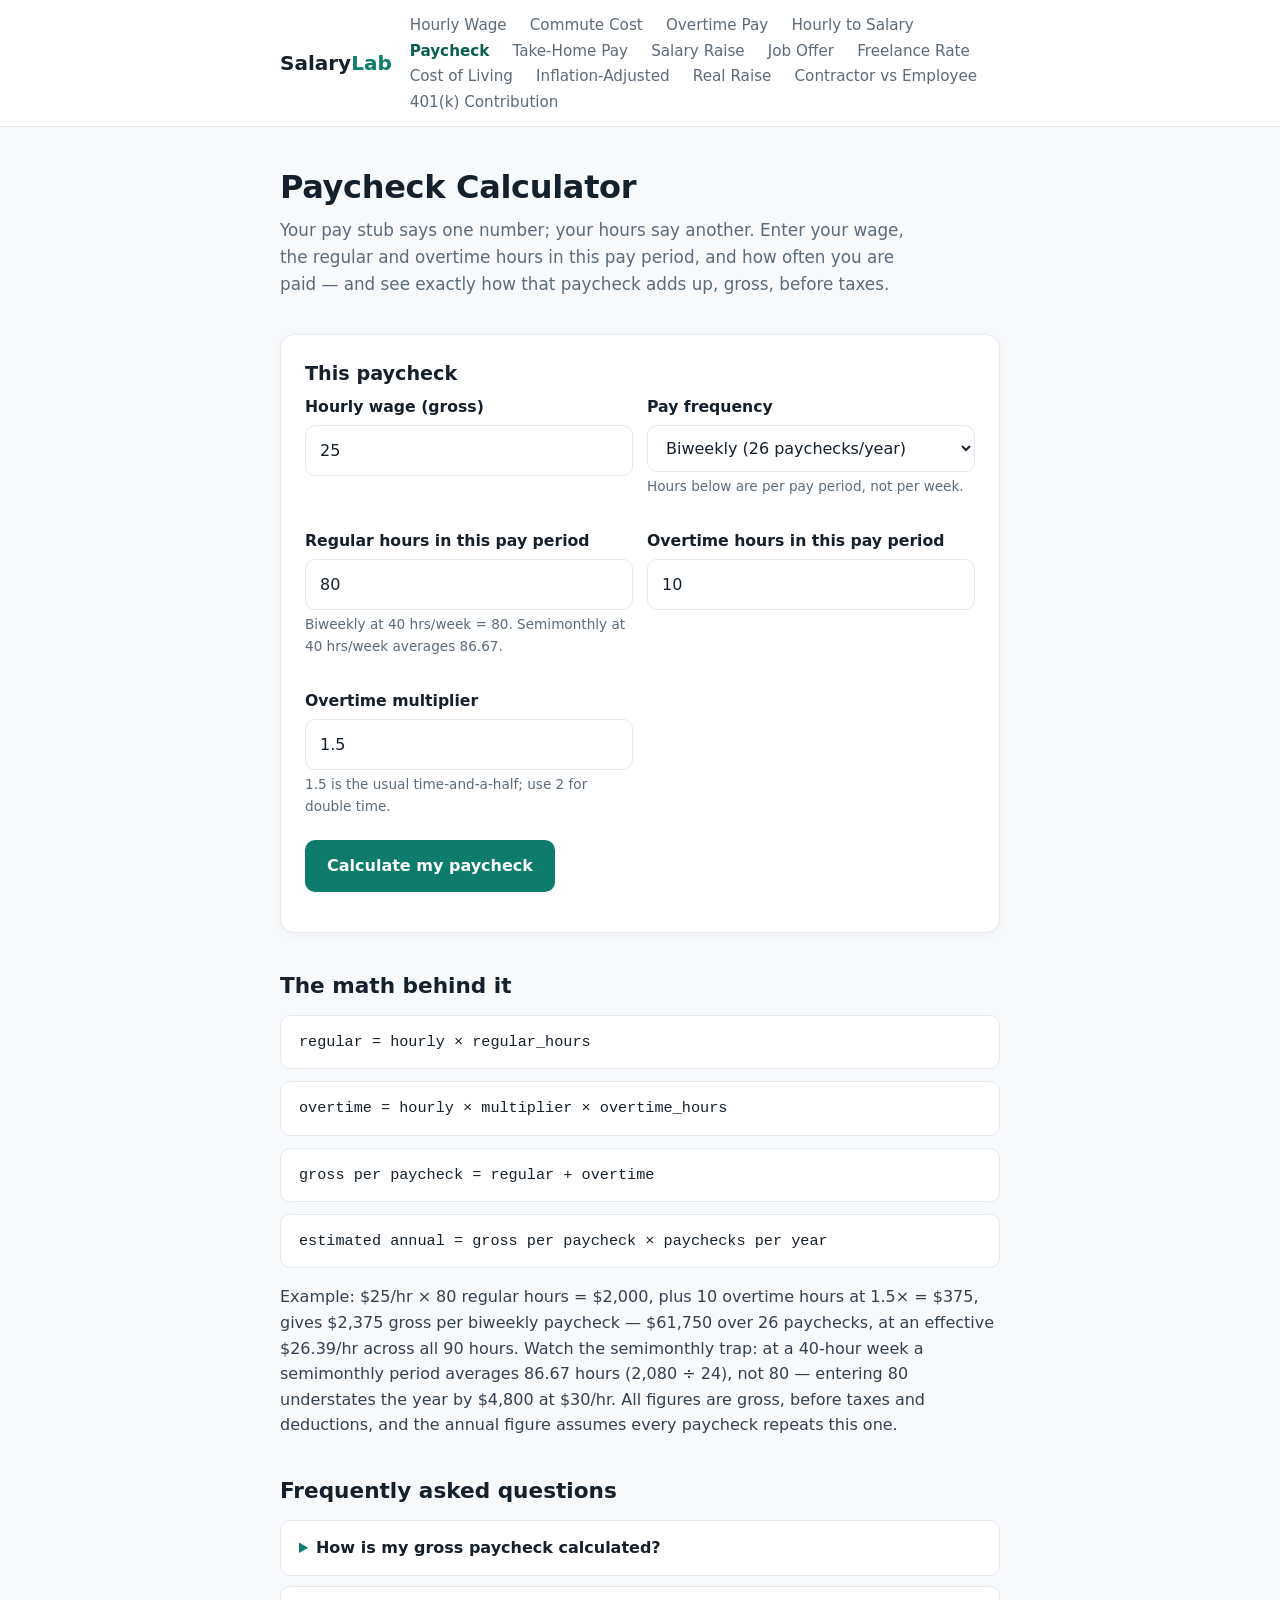
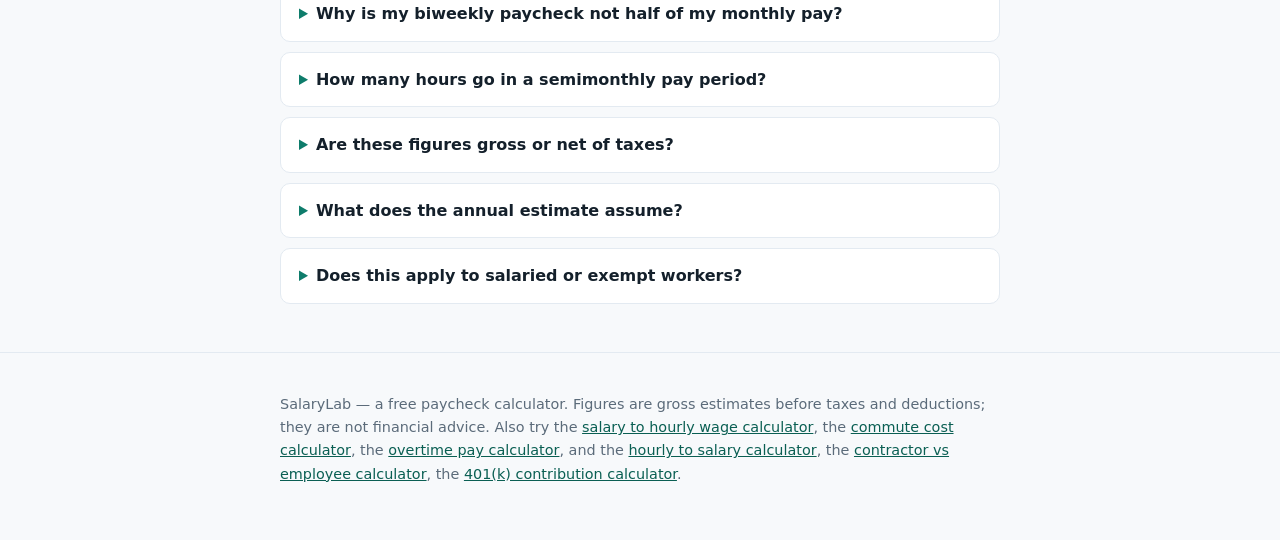
<file: paycheck/index.html>
<!DOCTYPE html>
<html lang="en">
<head>
<meta charset="utf-8">
<meta name="viewport" content="width=device-width, initial-scale=1">
<title>Paycheck Calculator — Gross Pay Per Paycheck, With Overtime | SalaryLab</title>
<meta name="description" content="Free paycheck calculator: enter your hourly wage, regular and overtime hours per pay period, and pay frequency to see your gross pay per paycheck and your estimated annual pay.">
<link rel="canonical" href="https://salary.mimito6.uk/paycheck">
<link rel="stylesheet" href="../styles.css">
<meta name="theme-color" content="#0e7c6b">
<script type="application/ld+json">
{
  "@context": "https://schema.org",
  "@type": "WebApplication",
  "name": "SalaryLab — Paycheck Calculator",
  "url": "https://salary.mimito6.uk/paycheck",
  "applicationCategory": "FinanceApplication",
  "operatingSystem": "Any",
  "offers": { "@type": "Offer", "price": "0", "priceCurrency": "USD" },
  "description": "Calculate gross pay per paycheck from an hourly wage, regular and overtime hours per pay period, an overtime multiplier, and pay frequency, with an estimated annual total."
}
</script>
<script type="application/ld+json">
{
  "@context": "https://schema.org",
  "@type": "FAQPage",
  "mainEntity": [
    {
      "@type": "Question",
      "name": "How is my gross paycheck calculated?",
      "acceptedAnswer": { "@type": "Answer", "text": "Regular pay is your hourly wage times your regular hours in the pay period; overtime pay is your wage times your overtime multiplier times your overtime hours. Add them together. Example: $25/hr × 80 regular hours = $2,000, plus 10 overtime hours at 1.5× ($375), gives $2,375 gross per biweekly paycheck." }
    },
    {
      "@type": "Question",
      "name": "Why is my biweekly paycheck not half of my monthly pay?",
      "acceptedAnswer": { "@type": "Answer", "text": "Because biweekly pay has 26 paychecks a year and monthly pay has 12. A $2,375 biweekly check annualizes to $61,750, which is $5,145.83 a month — not $4,750. Biweekly pay also gives you two months a year with three paychecks." }
    },
    {
      "@type": "Question",
      "name": "How many hours go in a semimonthly pay period?",
      "acceptedAnswer": { "@type": "Answer", "text": "At a 40-hour week, a semimonthly period averages 86.67 hours (2,080 hours a year ÷ 24 checks), not 80. Entering 80 hours for a semimonthly check understates your year: $30/hr × 80 hours × 24 checks = $57,600, while the correct 86.67-hour figure gives $62,400." }
    },
    {
      "@type": "Question",
      "name": "Are these figures gross or net of taxes?",
      "acceptedAnswer": { "@type": "Answer", "text": "Gross. All figures are before income tax, Social Security, Medicare, and any benefits deductions. Your take-home pay will be lower, and the exact difference depends on your tax situation." }
    },
    {
      "@type": "Question",
      "name": "What does the annual estimate assume?",
      "acceptedAnswer": { "@type": "Answer", "text": "It assumes every paycheck in the year looks exactly like the one you entered — same hours, same overtime, same rate. If your overtime varies, the annual figure is a projection of this paycheck, not a promise." }
    },
    {
      "@type": "Question",
      "name": "Does this apply to salaried or exempt workers?",
      "acceptedAnswer": { "@type": "Answer", "text": "Not necessarily. This calculator assumes you are paid by the hour with an overtime premium. Exempt salaried workers often do not earn overtime pay at all, and eligibility depends on your job classification and local law. The tool calculates the math; it does not give legal advice." }
    }
  ]
}
</script>
</head>
<body>
<header class="site-header">
  <div class="wrap">
    <a class="brand" href="/">Salary<span>Lab</span></a>
    <nav class="site-nav">
      <a href="/">Hourly Wage</a>
      <a href="/commute-cost">Commute Cost</a>
      <a href="/overtime-pay">Overtime Pay</a>
      <a href="/hourly-to-salary">Hourly to Salary</a>
      <a href="/paycheck" aria-current="page">Paycheck</a>
      <a href="/take-home-pay">Take-Home Pay</a>
      <a href="/salary-raise">Salary Raise</a>
      <a href="/job-offer-comparison">Job Offer</a>
      <a href="/freelance-rate">Freelance Rate</a>
      <a href="/cost-of-living-salary">Cost of Living</a>
      <a href="/inflation-adjusted-salary">Inflation-Adjusted</a>
      <a href="/real-raise">Real Raise</a>
      <a href="/contractor-vs-employee">Contractor vs Employee</a>
      <a href="/401k-contribution">401(k) Contribution</a>
    </nav>
  </div>
</header>

<main class="wrap">
  <div class="hero">
    <h1>Paycheck Calculator</h1>
    <p class="lede">Your pay stub says one number; your hours say another. Enter your wage, the regular and overtime hours in this pay period, and how often you are paid — and see exactly how that paycheck adds up, gross, before taxes.</p>
  </div>

  <div class="card">
    <h2>This paycheck</h2>
    <div class="field-grid">
      <div class="field">
        <label for="pcHourly">Hourly wage (gross)</label>
        <input id="pcHourly" type="number" inputmode="decimal" min="0" step="any" value="25">
      </div>
      <div class="field">
        <label for="pcFreq">Pay frequency</label>
        <select id="pcFreq">
          <option value="52">Weekly (52 paychecks/year)</option>
          <option value="26" selected>Biweekly (26 paychecks/year)</option>
          <option value="24">Semimonthly (24 paychecks/year)</option>
          <option value="12">Monthly (12 paychecks/year)</option>
        </select>
        <small>Hours below are per pay period, not per week.</small>
      </div>
      <div class="field">
        <label for="pcRegHours">Regular hours in this pay period</label>
        <input id="pcRegHours" type="number" inputmode="decimal" min="0" step="any" value="80">
        <small>Biweekly at 40 hrs/week = 80. Semimonthly at 40 hrs/week averages 86.67.</small>
      </div>
      <div class="field">
        <label for="pcOtHours">Overtime hours in this pay period</label>
        <input id="pcOtHours" type="number" inputmode="decimal" min="0" step="any" value="10">
      </div>
      <div class="field">
        <label for="pcMult">Overtime multiplier</label>
        <input id="pcMult" type="number" inputmode="decimal" min="0" step="any" value="1.5">
        <small>1.5 is the usual time-and-a-half; use 2 for double time.</small>
      </div>
    </div>
    <div class="btn-row">
      <button class="btn" id="calcPaycheckBtn" type="button">Calculate my paycheck</button>
    </div>
    <p id="pcError" role="alert" style="color:#b3541e;font-weight:600;"></p>

    <div class="results" id="pcResults" aria-live="polite">
      <div class="big-number">
        <div class="eyebrow">Your gross pay per paycheck</div>
        <div class="value" id="pcBig">—</div>
        <div class="delta" id="pcBigDelta"></div>
      </div>
      <ul class="result-lines">
        <li><span class="k">Regular pay</span><span class="v" id="pcRegular">—</span></li>
        <li><span class="k">Overtime pay</span><span class="v" id="pcOvertime">—</span></li>
        <li><span class="k">Gross per paycheck</span><span class="v" id="pcGross">—</span></li>
        <li><span class="k">Estimated annual gross</span><span class="v" id="pcAnnual">—</span></li>
        <li><span class="k">Effective hourly rate</span><span class="v" id="pcEffective">—</span></li>
        <li><span class="k">Total hours in this period</span><span class="v" id="pcTotalHours">—</span></li>
      </ul>
      <div class="warn-note">Want the yearly picture from a weekly schedule instead? <a href="/hourly-to-salary">Convert hourly wage to annual salary →</a> And to price the overtime alone, <a href="/overtime-pay">use the overtime pay calculator →</a></div>
    </div>
  </div>

  <section class="block">
    <h2>The math behind it</h2>
    <div class="formula">regular = hourly × regular_hours</div>
    <div class="formula">overtime = hourly × multiplier × overtime_hours</div>
    <div class="formula">gross per paycheck = regular + overtime</div>
    <div class="formula">estimated annual = gross per paycheck × paychecks per year</div>
    <p>Example: $25/hr × 80 regular hours = $2,000, plus 10 overtime hours at 1.5× = $375, gives $2,375 gross per biweekly paycheck — $61,750 over 26 paychecks, at an effective $26.39/hr across all 90 hours. Watch the semimonthly trap: at a 40-hour week a semimonthly period averages 86.67 hours (2,080 ÷ 24), not 80 — entering 80 understates the year by $4,800 at $30/hr. All figures are gross, before taxes and deductions, and the annual figure assumes every paycheck repeats this one.</p>
  </section>

  <section class="block faq">
    <h2>Frequently asked questions</h2>
    <details><summary>How is my gross paycheck calculated?</summary>
      <p>Regular pay is your hourly wage times your regular hours in the pay period; overtime pay is your wage times your overtime multiplier times your overtime hours. Add them together. Example: $25/hr × 80 regular hours = $2,000, plus 10 overtime hours at 1.5× ($375), gives $2,375 gross per biweekly paycheck.</p>
    </details>
    <details><summary>Why is my biweekly paycheck not half of my monthly pay?</summary>
      <p>Because biweekly pay has 26 paychecks a year and monthly pay has 12. A $2,375 biweekly check annualizes to $61,750, which is $5,145.83 a month — not $4,750. Biweekly pay also gives you two months a year with three paychecks.</p>
    </details>
    <details><summary>How many hours go in a semimonthly pay period?</summary>
      <p>At a 40-hour week, a semimonthly period averages 86.67 hours (2,080 hours a year ÷ 24 checks), not 80. Entering 80 hours for a semimonthly check understates your year: $30/hr × 80 hours × 24 checks = $57,600, while the correct 86.67-hour figure gives $62,400.</p>
    </details>
    <details><summary>Are these figures gross or net of taxes?</summary>
      <p>Gross. All figures are before income tax, Social Security, Medicare, and any benefits deductions. Your take-home pay will be lower, and the exact difference depends on your tax situation.</p>
    </details>
    <details><summary>What does the annual estimate assume?</summary>
      <p>It assumes every paycheck in the year looks exactly like the one you entered — same hours, same overtime, same rate. If your overtime varies, the annual figure is a projection of this paycheck, not a promise.</p>
    </details>
    <details><summary>Does this apply to salaried or exempt workers?</summary>
      <p>Not necessarily. This calculator assumes you are paid by the hour with an overtime premium. Exempt salaried workers often do not earn overtime pay at all, and eligibility depends on your job classification and local law. The tool calculates the math; it does not give legal advice.</p>
    </details>
  </section>
</main>

<footer class="site-footer">
  <div class="wrap">
    <p>SalaryLab — a free paycheck calculator. Figures are gross estimates before taxes and deductions; they are not financial advice. Also try the <a href="/">salary to hourly wage calculator</a>, the <a href="/commute-cost">commute cost calculator</a>, the <a href="/overtime-pay">overtime pay calculator</a>, and the <a href="/hourly-to-salary">hourly to salary calculator</a>, the <a href="/contractor-vs-employee">contractor vs employee calculator</a>, the <a href="/401k-contribution">401(k) contribution calculator</a>.</p>
  </div>
</footer>
<script src="../paycheck.js"></script>
</body>
</html>
</file>
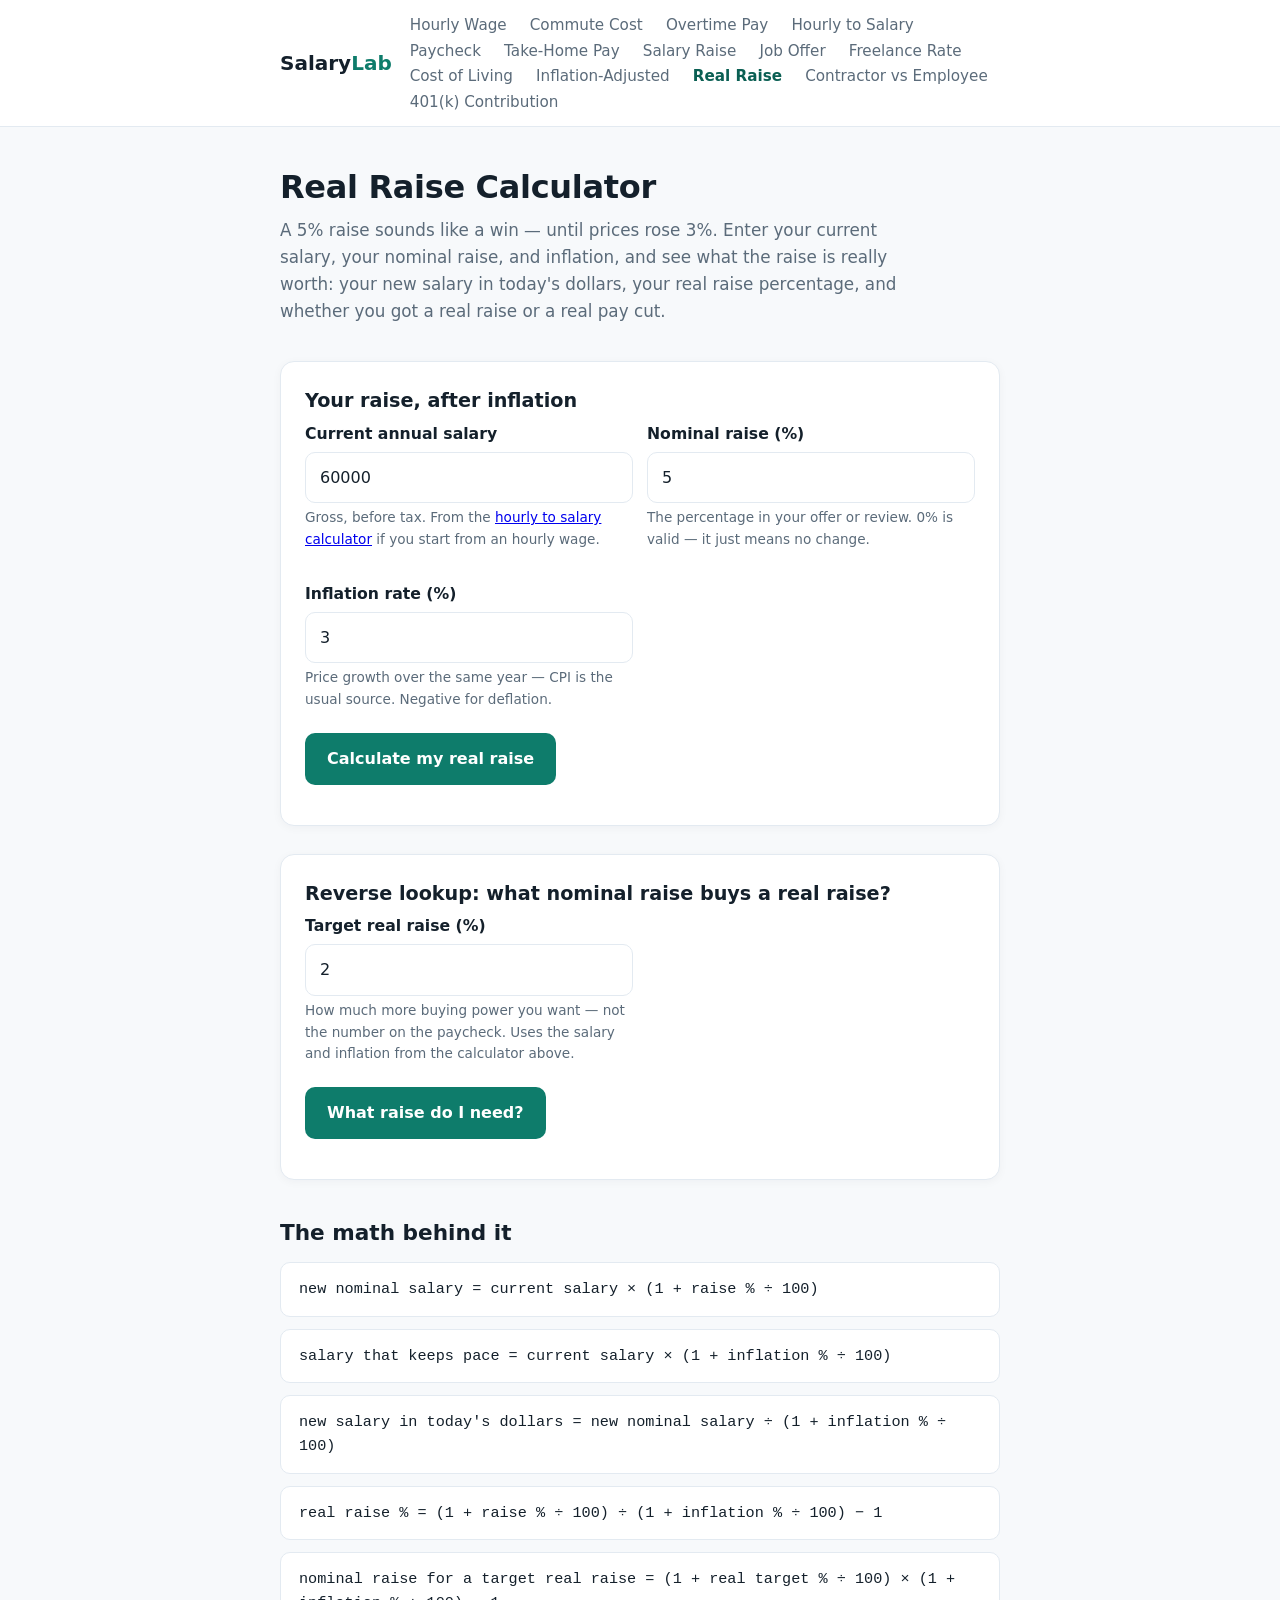
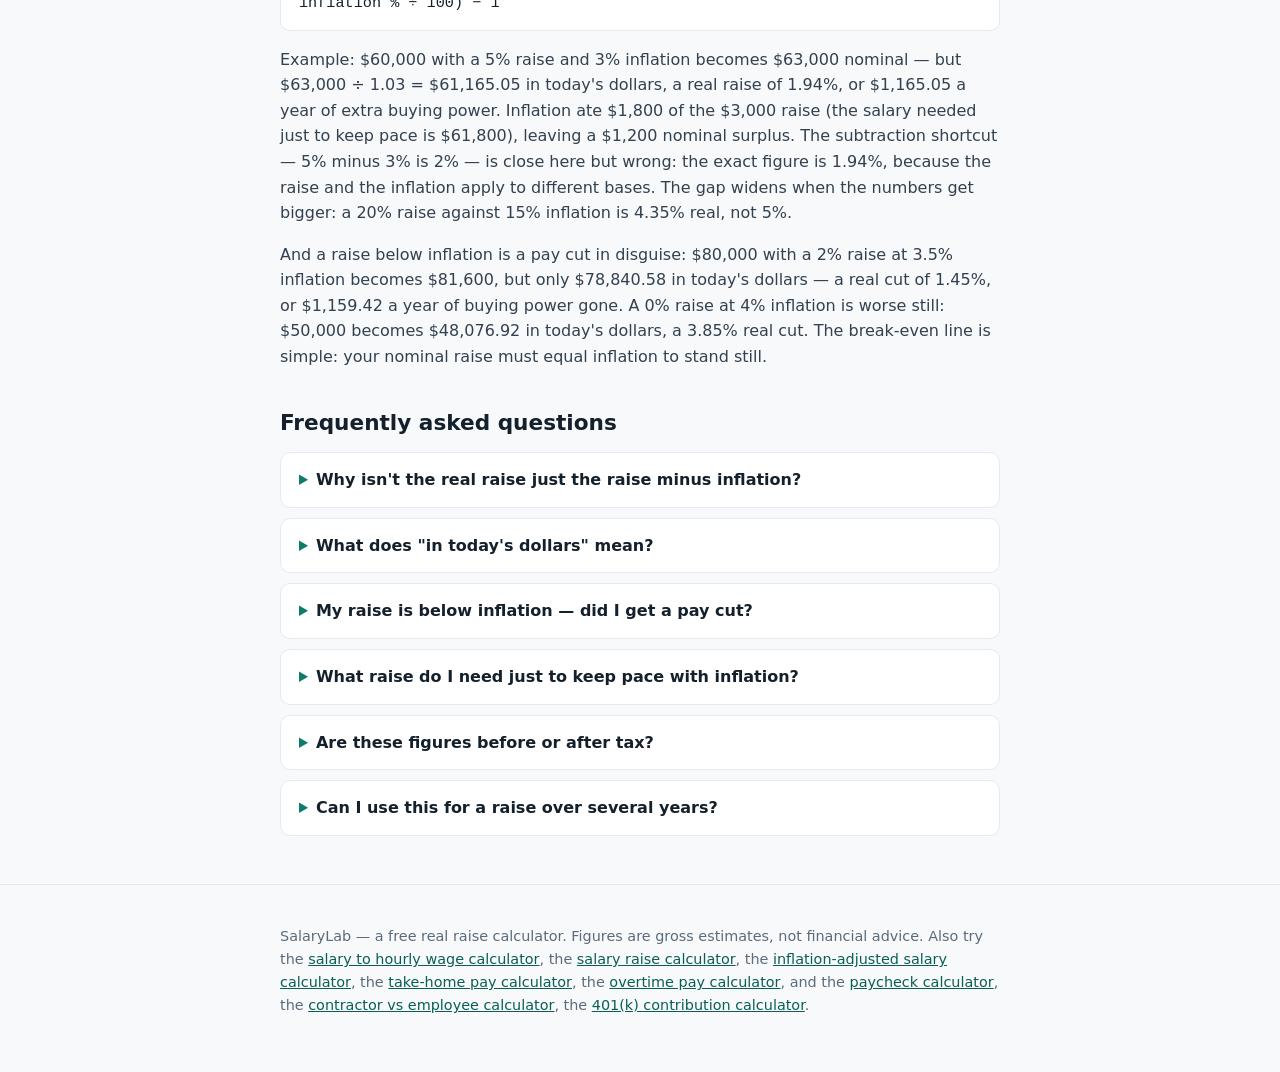
<file: real-raise/index.html>
<!DOCTYPE html>
<html lang="en">
<head>
<meta charset="utf-8">
<meta name="viewport" content="width=device-width, initial-scale=1">
<title>Real Raise Calculator — Is Your Raise a Real Raise After Inflation? | SalaryLab</title>
<meta name="description" content="Free real raise calculator: enter your salary, your nominal raise, and inflation to see what your raise is really worth — your new salary in today's dollars, your real raise percentage, and whether you got a real raise or a real pay cut.">
<link rel="canonical" href="https://salary.mimito6.uk/real-raise">
<link rel="stylesheet" href="../styles.css">
<meta name="theme-color" content="#0e7c6b">
<script type="application/ld+json">
{
  "@context": "https://schema.org",
  "@type": "WebApplication",
  "name": "SalaryLab — Real Raise Calculator",
  "url": "https://salary.mimito6.uk/real-raise",
  "applicationCategory": "FinanceApplication",
  "operatingSystem": "Any",
  "offers": { "@type": "Offer", "price": "0", "priceCurrency": "USD" },
  "description": "Compare a nominal salary raise against inflation: new salary in today's dollars, real raise percentage, and the break-even raise that just keeps pace with prices."
}
</script>
<script type="application/ld+json">
{
  "@context": "https://schema.org",
  "@type": "FAQPage",
  "mainEntity": [
    {
      "@type": "Question",
      "name": "Why isn't the real raise just the raise minus inflation?",
      "acceptedAnswer": { "@type": "Answer", "text": "Because the two percentages apply to different bases. The exact real raise is (1 + raise) / (1 + inflation) - 1. A 5% raise with 3% inflation is 1.05 / 1.03 - 1 = 1.94%, not 2%. Subtracting is a close approximation only when both numbers are small — at 20% raise and 15% inflation it gives 5% while the true figure is 4.35%." }
    },
    {
      "@type": "Question",
      "name": "What does \"in today's dollars\" mean?",
      "acceptedAnswer": { "@type": "Answer", "text": "It is the new salary restated at today's prices: new salary divided by one plus inflation. A $63,000 salary after 3% inflation is worth $61,165.05 in today's dollars — it buys what $61,165.05 buys today. The $1,834.95 gap is the part inflation ate." }
    },
    {
      "@type": "Question",
      "name": "My raise is below inflation — did I get a pay cut?",
      "acceptedAnswer": { "@type": "Answer", "text": "In purchasing power, yes. A 2% raise with 3.5% inflation on $80,000 takes you to $81,600, but that is only $78,840.58 in today's dollars — a real pay cut of 1.45%, or $1,159.42 a year of buying power. The number on the paycheck went up; what it buys went down." }
    },
    {
      "@type": "Question",
      "name": "What raise do I need just to keep pace with inflation?",
      "acceptedAnswer": { "@type": "Answer", "text": "Exactly the inflation rate. At 3% inflation, a 3% raise is break-even: $60,000 becomes $61,800, which buys exactly what $60,000 bought before. Anything below 3% is a real pay cut; anything above is a real raise." }
    },
    {
      "@type": "Question",
      "name": "Are these figures before or after tax?",
      "acceptedAnswer": { "@type": "Answer", "text": "Before tax. All figures here are gross. Inflation shrinks purchasing power before tax even enters the picture; to see what the new salary pays after deductions, run it through the take-home pay calculator." }
    },
    {
      "@type": "Question",
      "name": "Can I use this for a raise over several years?",
      "acceptedAnswer": { "@type": "Answer", "text": "This page prices one raise against one year's inflation. For a salary compared across several years, use the inflation-adjusted salary calculator, which compounds inflation year by year." }
    }
  ]
}
</script>
</head>
<body>
<header class="site-header">
  <div class="wrap">
    <a class="brand" href="/">Salary<span>Lab</span></a>
    <nav class="site-nav">
      <a href="/">Hourly Wage</a>
      <a href="/commute-cost">Commute Cost</a>
      <a href="/overtime-pay">Overtime Pay</a>
      <a href="/hourly-to-salary">Hourly to Salary</a>
      <a href="/paycheck">Paycheck</a>
      <a href="/take-home-pay">Take-Home Pay</a>
      <a href="/salary-raise">Salary Raise</a>
      <a href="/job-offer-comparison">Job Offer</a>
      <a href="/freelance-rate">Freelance Rate</a>
      <a href="/cost-of-living-salary">Cost of Living</a>
      <a href="/inflation-adjusted-salary">Inflation-Adjusted</a>
      <a href="/real-raise" aria-current="page">Real Raise</a>
      <a href="/contractor-vs-employee">Contractor vs Employee</a>
      <a href="/401k-contribution">401(k) Contribution</a>
    </nav>
  </div>
</header>

<main class="wrap">
  <div class="hero">
    <h1>Real Raise Calculator</h1>
    <p class="lede">A 5% raise sounds like a win — until prices rose 3%. Enter your current salary, your nominal raise, and inflation, and see what the raise is really worth: your new salary in today's dollars, your real raise percentage, and whether you got a real raise or a real pay cut.</p>
  </div>

  <div class="card">
    <h2>Your raise, after inflation</h2>
    <div class="field-grid">
      <div class="field">
        <label for="rrCurrent">Current annual salary</label>
        <input id="rrCurrent" type="number" inputmode="decimal" min="0" step="any" value="60000">
        <small>Gross, before tax. From the <a href="/hourly-to-salary">hourly to salary calculator</a> if you start from an hourly wage.</small>
      </div>
      <div class="field">
        <label for="rrRaise">Nominal raise (%)</label>
        <input id="rrRaise" type="number" inputmode="decimal" min="0" step="any" value="5">
        <small>The percentage in your offer or review. 0% is valid — it just means no change.</small>
      </div>
      <div class="field">
        <label for="rrInfl">Inflation rate (%)</label>
        <input id="rrInfl" type="number" inputmode="decimal" step="any" value="3">
        <small>Price growth over the same year — CPI is the usual source. Negative for deflation.</small>
      </div>
    </div>
    <div class="btn-row">
      <button class="btn" id="calcRealBtn" type="button">Calculate my real raise</button>
    </div>
    <p id="rrError" role="alert" style="color:#b3541e;font-weight:600;"></p>

    <div class="results" id="rrResults" aria-live="polite">
      <div class="big-number">
        <div class="eyebrow">Your new salary, in today's dollars</div>
        <div class="value" id="rrBig">—</div>
        <div class="delta" id="rrBigDelta"></div>
      </div>
      <p id="rrVerdict" style="font-weight:700;"></p>
      <ul class="result-lines">
        <li><span class="k">New salary, in today's dollars</span><span class="v" id="rrRealSalary">—</span></li>
        <li><span class="k">Real raise</span><span class="v" id="rrRealRaise">—</span></li>
        <li><span class="k">Purchasing power gained / lost</span><span class="v" id="rrPpGain">—</span></li>
        <li><span class="k">New nominal salary</span><span class="v" id="rrNewNominal">—</span></li>
        <li><span class="k">Salary needed just to keep pace</span><span class="v" id="rrStandStill">—</span></li>
        <li><span class="k">Break-even raise (equals inflation)</span><span class="v" id="rrBreakEven">—</span></li>
        <li><span class="k">Nominal surplus over keeping pace</span><span class="v" id="rrNominalSurplus">—</span></li>
        <li><span class="k">New monthly salary</span><span class="v" id="rrNewMonthly">—</span></li>
        <li><span class="k">New monthly salary, in today's dollars</span><span class="v" id="rrRealMonthly">—</span></li>
        <li><span class="k">Current monthly salary</span><span class="v" id="rrCurrentMonthly">—</span></li>
      </ul>
      <div class="warn-note">All figures are gross, before tax. To see what the new salary pays after deductions, try the <a href="/take-home-pay">take-home pay calculator →</a></div>
    </div>
  </div>

  <div class="card">
    <h2>Reverse lookup: what nominal raise buys a real raise?</h2>
    <div class="field-grid">
      <div class="field">
        <label for="tReal">Target real raise (%)</label>
        <input id="tReal" type="number" inputmode="decimal" min="0" step="any" value="2">
        <small>How much more buying power you want — not the number on the paycheck. Uses the salary and inflation from the calculator above.</small>
      </div>
    </div>
    <div class="btn-row">
      <button class="btn" id="calcTargetBtn" type="button">What raise do I need?</button>
    </div>
    <p id="tError" role="alert" style="color:#b3541e;font-weight:600;"></p>
    <div class="results" id="tResults" aria-live="polite">
      <ul class="result-lines">
        <li><span class="k">Nominal raise needed</span><span class="v" id="tNeeded">—</span></li>
        <li><span class="k">New nominal salary</span><span class="v" id="tNewNominal">—</span></li>
        <li><span class="k">Annual gap from today</span><span class="v" id="tAnnualGap">—</span></li>
      </ul>
    </div>
  </div>

  <section class="block">
    <h2>The math behind it</h2>
    <div class="formula">new nominal salary = current salary × (1 + raise % ÷ 100)</div>
    <div class="formula">salary that keeps pace = current salary × (1 + inflation % ÷ 100)</div>
    <div class="formula">new salary in today's dollars = new nominal salary ÷ (1 + inflation % ÷ 100)</div>
    <div class="formula">real raise % = (1 + raise % ÷ 100) ÷ (1 + inflation % ÷ 100) − 1</div>
    <div class="formula">nominal raise for a target real raise = (1 + real target % ÷ 100) × (1 + inflation % ÷ 100) − 1</div>
    <p>Example: $60,000 with a 5% raise and 3% inflation becomes $63,000 nominal — but $63,000 ÷ 1.03 = $61,165.05 in today's dollars, a real raise of 1.94%, or $1,165.05 a year of extra buying power. Inflation ate $1,800 of the $3,000 raise (the salary needed just to keep pace is $61,800), leaving a $1,200 nominal surplus. The subtraction shortcut — 5% minus 3% is 2% — is close here but wrong: the exact figure is 1.94%, because the raise and the inflation apply to different bases. The gap widens when the numbers get bigger: a 20% raise against 15% inflation is 4.35% real, not 5%.</p>
    <p>And a raise below inflation is a pay cut in disguise: $80,000 with a 2% raise at 3.5% inflation becomes $81,600, but only $78,840.58 in today's dollars — a real cut of 1.45%, or $1,159.42 a year of buying power gone. A 0% raise at 4% inflation is worse still: $50,000 becomes $48,076.92 in today's dollars, a 3.85% real cut. The break-even line is simple: your nominal raise must equal inflation to stand still.</p>
  </section>

  <section class="block faq">
    <h2>Frequently asked questions</h2>
    <details><summary>Why isn't the real raise just the raise minus inflation?</summary>
      <p>Because the two percentages apply to different bases. The exact real raise is (1 + raise) ÷ (1 + inflation) − 1. A 5% raise with 3% inflation is 1.05 ÷ 1.03 − 1 = 1.94%, not 2%. Subtracting is a close approximation only when both numbers are small — at 20% raise and 15% inflation it gives 5% while the true figure is 4.35%.</p>
    </details>
    <details><summary>What does "in today's dollars" mean?</summary>
      <p>It is the new salary restated at today's prices: new salary divided by one plus inflation. A $63,000 salary after 3% inflation is worth $61,165.05 in today's dollars — it buys what $61,165.05 buys today. The $1,834.95 gap is the part inflation ate.</p>
    </details>
    <details><summary>My raise is below inflation — did I get a pay cut?</summary>
      <p>In purchasing power, yes. A 2% raise with 3.5% inflation on $80,000 takes you to $81,600, but that is only $78,840.58 in today's dollars — a real pay cut of 1.45%, or $1,159.42 a year of buying power. The number on the paycheck went up; what it buys went down.</p>
    </details>
    <details><summary>What raise do I need just to keep pace with inflation?</summary>
      <p>Exactly the inflation rate. At 3% inflation, a 3% raise is break-even: $60,000 becomes $61,800, which buys exactly what $60,000 bought before. Anything below 3% is a real pay cut; anything above is a real raise.</p>
    </details>
    <details><summary>Are these figures before or after tax?</summary>
      <p>Before tax. All figures here are gross. Inflation shrinks purchasing power before tax even enters the picture; to see what the new salary pays after deductions, run it through the take-home pay calculator.</p>
    </details>
    <details><summary>Can I use this for a raise over several years?</summary>
      <p>This page prices one raise against one year's inflation. For a salary compared across several years, use the inflation-adjusted salary calculator, which compounds inflation year by year.</p>
    </details>
  </section>
</main>

<footer class="site-footer">
  <div class="wrap">
    <p>SalaryLab — a free real raise calculator. Figures are gross estimates, not financial advice. Also try the <a href="/">salary to hourly wage calculator</a>, the <a href="/salary-raise">salary raise calculator</a>, the <a href="/inflation-adjusted-salary">inflation-adjusted salary calculator</a>, the <a href="/take-home-pay">take-home pay calculator</a>, the <a href="/overtime-pay">overtime pay calculator</a>, and the <a href="/paycheck">paycheck calculator</a>, the <a href="/contractor-vs-employee">contractor vs employee calculator</a>, the <a href="/401k-contribution">401(k) contribution calculator</a>.</p>
  </div>
</footer>
<script src="../realraise.js"></script>
</body>
</html>
</file>
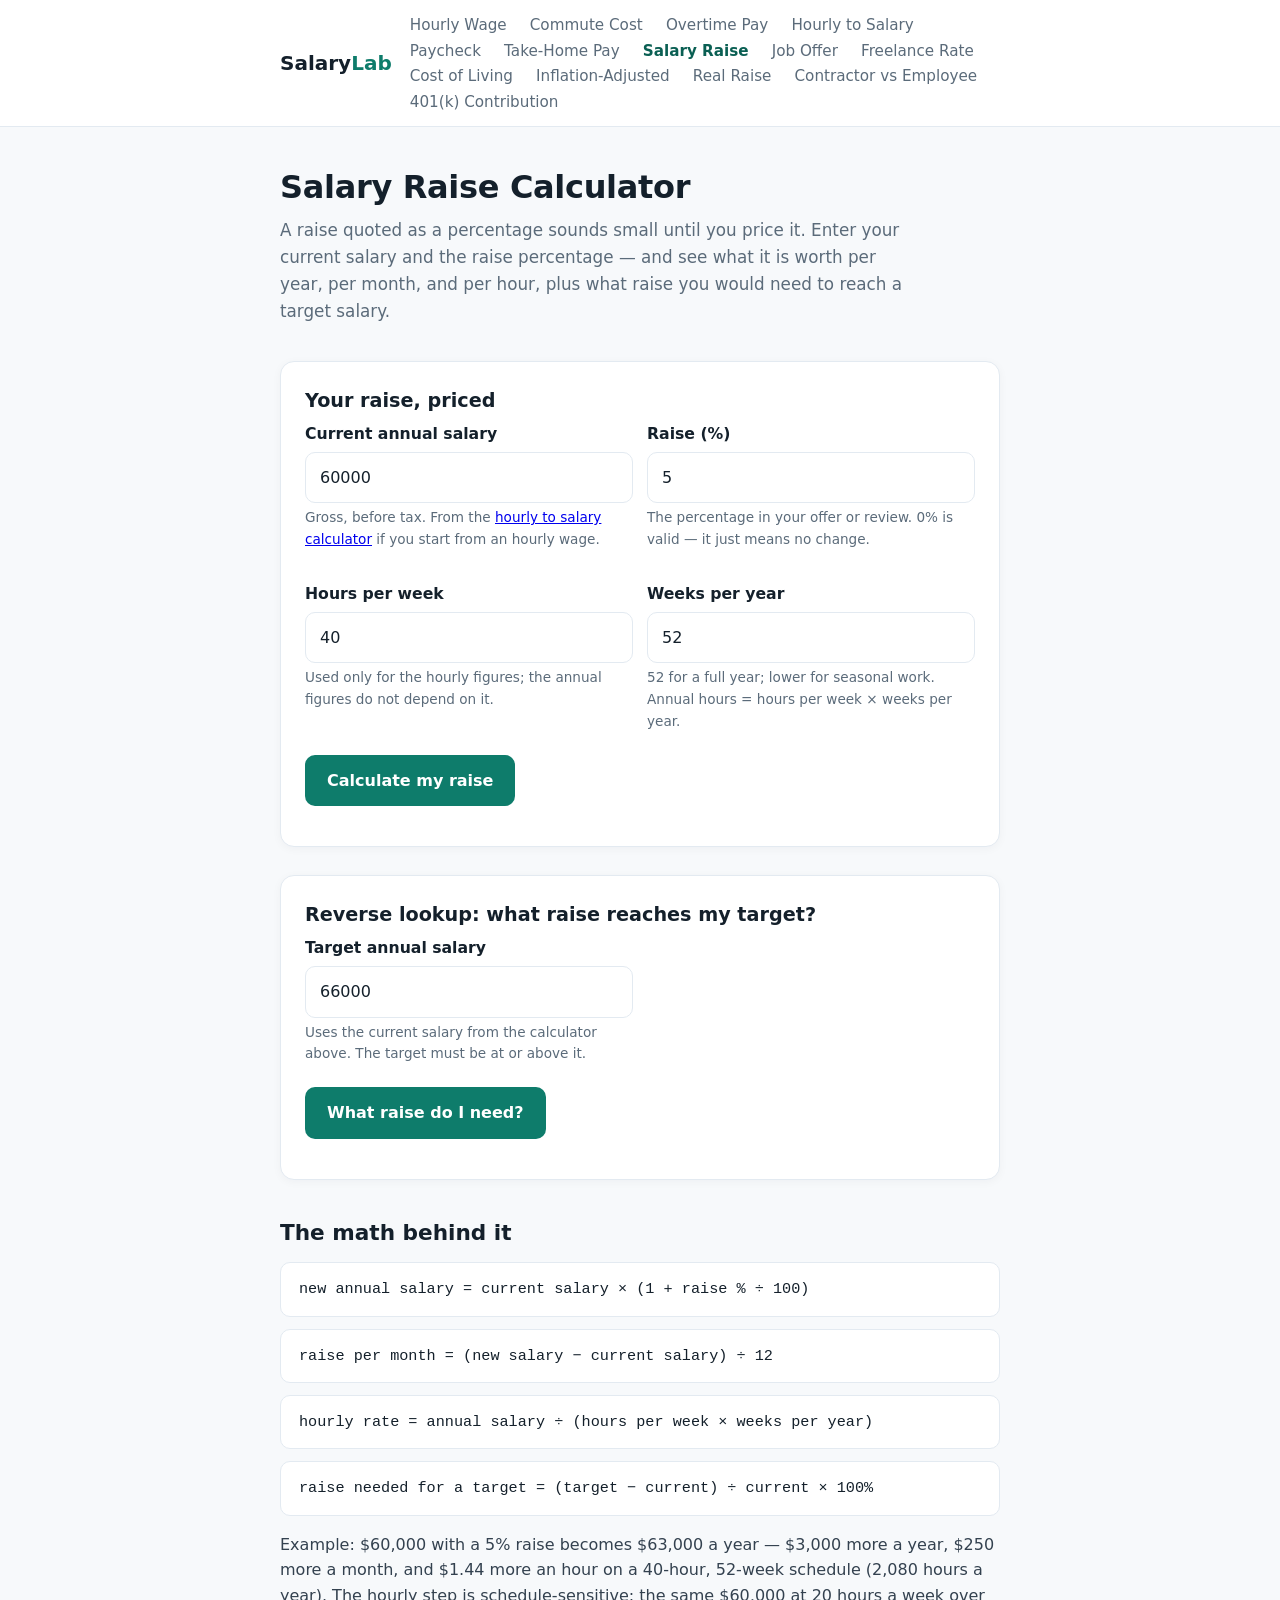
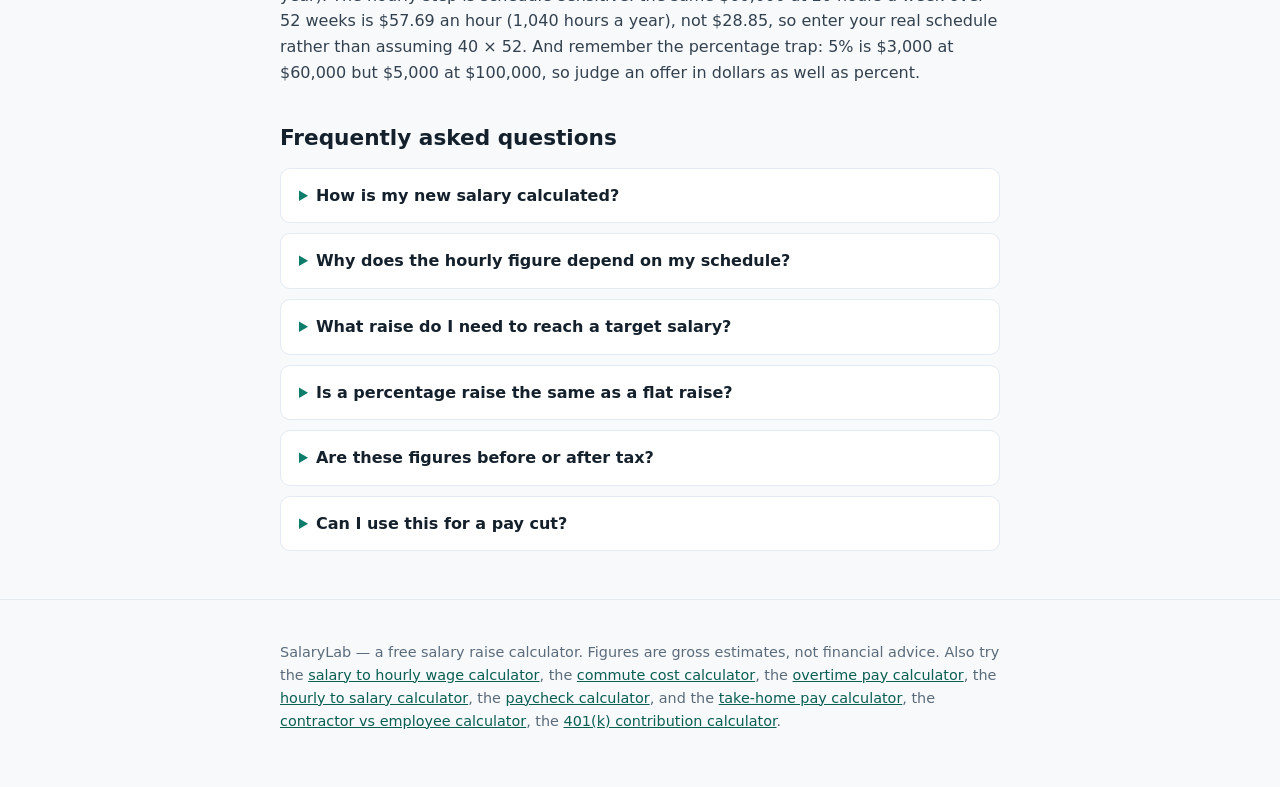
<file: salary-raise/index.html>
<!DOCTYPE html>
<html lang="en">
<head>
<meta charset="utf-8">
<meta name="viewport" content="width=device-width, initial-scale=1">
<title>Salary Raise Calculator — What a Raise Is Worth Per Year, Month &amp; Hour | SalaryLab</title>
<meta name="description" content="Free salary raise calculator: enter your current annual salary and a raise percentage to see your new salary per year, per month, and per hour — plus what raise you need to reach a target salary.">
<link rel="canonical" href="https://salary.mimito6.uk/salary-raise">
<link rel="stylesheet" href="../styles.css">
<meta name="theme-color" content="#0e7c6b">
<script type="application/ld+json">
{
  "@context": "https://schema.org",
  "@type": "WebApplication",
  "name": "SalaryLab — Salary Raise Calculator",
  "url": "https://salary.mimito6.uk/salary-raise",
  "applicationCategory": "FinanceApplication",
  "operatingSystem": "Any",
  "offers": { "@type": "Offer", "price": "0", "priceCurrency": "USD" },
  "description": "Calculate a new annual salary from a current salary and a raise percentage, with the raise expressed per year, per month, and per hour — and the reverse lookup of what raise reaches a target salary."
}
</script>
<script type="application/ld+json">
{
  "@context": "https://schema.org",
  "@type": "FAQPage",
  "mainEntity": [
    {
      "@type": "Question",
      "name": "How is my new salary calculated?",
      "acceptedAnswer": { "@type": "Answer", "text": "Multiply your current salary by one plus the raise percentage. Example: $60,000 with a 5% raise becomes $63,000 a year — $3,000 more a year, $250 more a month, and $1.44 more an hour on a 40-hour, 52-week schedule." }
    },
    {
      "@type": "Question",
      "name": "Why does the hourly figure depend on my schedule?",
      "acceptedAnswer": { "@type": "Answer", "text": "Hourly pay is annual salary divided by hours worked in the year. A $60,000 salary is $28.85 an hour at 40 hours over 52 weeks (2,080 hours), but $28.85 only holds for that schedule — part-time or seasonal schedules divide by fewer hours, so the same salary is a higher hourly rate." }
    },
    {
      "@type": "Question",
      "name": "What raise do I need to reach a target salary?",
      "acceptedAnswer": { "@type": "Answer", "text": "Divide the gap by your current salary. To go from $60,000 to $66,000 you need a 10% raise ($6,000 ÷ $60,000). Use the reverse lookup below the main calculator: enter your target salary and it gives the percentage, the annual gap, and the monthly gap." }
    },
    {
      "@type": "Question",
      "name": "Is a percentage raise the same as a flat raise?",
      "acceptedAnswer": { "@type": "Answer", "text": "No. A 5% raise on $60,000 is $3,000, but 5% on $100,000 is $5,000 — the same percentage is worth more at a higher salary. A flat $3,000 raise is 5% at $60,000 but only 3% at $100,000. Compare offers in both dollars and percent before judging them." }
    },
    {
      "@type": "Question",
      "name": "Are these figures before or after tax?",
      "acceptedAnswer": { "@type": "Answer", "text": "Before tax. All figures here are gross: the raise is $3,000 a year gross, and what lands in your account is less after tax and deductions. To see the after-tax side, run the new salary through the take-home pay calculator." }
    },
    {
      "@type": "Question",
      "name": "Can I use this for a pay cut?",
      "acceptedAnswer": { "@type": "Answer", "text": "The math works in reverse — a negative percentage is a cut — but this tool only accepts raises of 0% or more, so a cut is not silently priced as a raise. To price a cut, compute the new salary directly: current salary times one plus the cut percentage (for example, $60,000 × 0.95 = $57,000 for a 5% cut)." }
    }
  ]
}
</script>
</head>
<body>
<header class="site-header">
  <div class="wrap">
    <a class="brand" href="/">Salary<span>Lab</span></a>
    <nav class="site-nav">
      <a href="/">Hourly Wage</a>
      <a href="/commute-cost">Commute Cost</a>
      <a href="/overtime-pay">Overtime Pay</a>
      <a href="/hourly-to-salary">Hourly to Salary</a>
      <a href="/paycheck">Paycheck</a>
      <a href="/take-home-pay">Take-Home Pay</a>
      <a href="/salary-raise" aria-current="page">Salary Raise</a>
      <a href="/job-offer-comparison">Job Offer</a>
      <a href="/freelance-rate">Freelance Rate</a>
      <a href="/cost-of-living-salary">Cost of Living</a>
      <a href="/inflation-adjusted-salary">Inflation-Adjusted</a>
      <a href="/real-raise">Real Raise</a>
      <a href="/contractor-vs-employee">Contractor vs Employee</a>
      <a href="/401k-contribution">401(k) Contribution</a>
    </nav>
  </div>
</header>

<main class="wrap">
  <div class="hero">
    <h1>Salary Raise Calculator</h1>
    <p class="lede">A raise quoted as a percentage sounds small until you price it. Enter your current salary and the raise percentage — and see what it is worth per year, per month, and per hour, plus what raise you would need to reach a target salary.</p>
  </div>

  <div class="card">
    <h2>Your raise, priced</h2>
    <div class="field-grid">
      <div class="field">
        <label for="rCurrent">Current annual salary</label>
        <input id="rCurrent" type="number" inputmode="decimal" min="0" step="any" value="60000">
        <small>Gross, before tax. From the <a href="/hourly-to-salary">hourly to salary calculator</a> if you start from an hourly wage.</small>
      </div>
      <div class="field">
        <label for="rPct">Raise (%)</label>
        <input id="rPct" type="number" inputmode="decimal" min="0" step="any" value="5">
        <small>The percentage in your offer or review. 0% is valid — it just means no change.</small>
      </div>
      <div class="field">
        <label for="rHours">Hours per week</label>
        <input id="rHours" type="number" inputmode="decimal" min="0" step="any" value="40">
        <small>Used only for the hourly figures; the annual figures do not depend on it.</small>
      </div>
      <div class="field">
        <label for="rWeeks">Weeks per year</label>
        <input id="rWeeks" type="number" inputmode="decimal" min="0" step="any" value="52">
        <small>52 for a full year; lower for seasonal work. Annual hours = hours per week × weeks per year.</small>
      </div>
    </div>
    <div class="btn-row">
      <button class="btn" id="calcRaiseBtn" type="button">Calculate my raise</button>
    </div>
    <p id="rError" role="alert" style="color:#b3541e;font-weight:600;"></p>

    <div class="results" id="rResults" aria-live="polite">
      <div class="big-number">
        <div class="eyebrow">Your new annual salary</div>
        <div class="value" id="rBig">—</div>
        <div class="delta" id="rBigDelta"></div>
      </div>
      <ul class="result-lines">
        <li><span class="k">New annual salary</span><span class="v" id="rNewAnnual">—</span></li>
        <li><span class="k">Raise per year</span><span class="v" id="rAnnualDiff">—</span></li>
        <li><span class="k">Raise per month</span><span class="v" id="rMonthlyDiff">—</span></li>
        <li><span class="k">New monthly salary</span><span class="v" id="rNewMonthly">—</span></li>
        <li><span class="k">Current monthly salary</span><span class="v" id="rCurrentMonthly">—</span></li>
        <li><span class="k">Current hourly rate</span><span class="v" id="rHourlyOld">—</span></li>
        <li><span class="k">New hourly rate</span><span class="v" id="rHourlyNew">—</span></li>
        <li><span class="k">Raise per hour</span><span class="v" id="rHourlyDiff">—</span></li>
      </ul>
      <div class="warn-note">All figures are gross, before tax. To see what the new salary pays after deductions, try the <a href="/take-home-pay">take-home pay calculator →</a></div>
    </div>
  </div>

  <div class="card">
    <h2>Reverse lookup: what raise reaches my target?</h2>
    <div class="field-grid">
      <div class="field">
        <label for="tTarget">Target annual salary</label>
        <input id="tTarget" type="number" inputmode="decimal" min="0" step="any" value="66000">
        <small>Uses the current salary from the calculator above. The target must be at or above it.</small>
      </div>
    </div>
    <div class="btn-row">
      <button class="btn" id="calcTargetBtn" type="button">What raise do I need?</button>
    </div>
    <p id="tError" role="alert" style="color:#b3541e;font-weight:600;"></p>
    <div class="results" id="tResults" aria-live="polite">
      <ul class="result-lines">
        <li><span class="k">Raise needed</span><span class="v" id="tNeeded">—</span></li>
        <li><span class="k">Annual gap</span><span class="v" id="tAnnualDiff">—</span></li>
        <li><span class="k">Monthly gap</span><span class="v" id="tMonthlyDiff">—</span></li>
      </ul>
    </div>
  </div>

  <section class="block">
    <h2>The math behind it</h2>
    <div class="formula">new annual salary = current salary × (1 + raise % ÷ 100)</div>
    <div class="formula">raise per month = (new salary − current salary) ÷ 12</div>
    <div class="formula">hourly rate = annual salary ÷ (hours per week × weeks per year)</div>
    <div class="formula">raise needed for a target = (target − current) ÷ current × 100%</div>
    <p>Example: $60,000 with a 5% raise becomes $63,000 a year — $3,000 more a year, $250 more a month, and $1.44 more an hour on a 40-hour, 52-week schedule (2,080 hours a year). The hourly step is schedule-sensitive: the same $60,000 at 20 hours a week over 52 weeks is $57.69 an hour (1,040 hours a year), not $28.85, so enter your real schedule rather than assuming 40 × 52. And remember the percentage trap: 5% is $3,000 at $60,000 but $5,000 at $100,000, so judge an offer in dollars as well as percent.</p>
  </section>

  <section class="block faq">
    <h2>Frequently asked questions</h2>
    <details><summary>How is my new salary calculated?</summary>
      <p>Multiply your current salary by one plus the raise percentage. Example: $60,000 with a 5% raise becomes $63,000 a year — $3,000 more a year, $250 more a month, and $1.44 more an hour on a 40-hour, 52-week schedule.</p>
    </details>
    <details><summary>Why does the hourly figure depend on my schedule?</summary>
      <p>Hourly pay is annual salary divided by hours worked in the year. A $60,000 salary is $28.85 an hour at 40 hours over 52 weeks (2,080 hours), but part-time or seasonal schedules divide by fewer hours, so the same salary is a higher hourly rate.</p>
    </details>
    <details><summary>What raise do I need to reach a target salary?</summary>
      <p>Divide the gap by your current salary. To go from $60,000 to $66,000 you need a 10% raise ($6,000 ÷ $60,000). Use the reverse lookup above: enter your target salary and it gives the percentage, the annual gap, and the monthly gap.</p>
    </details>
    <details><summary>Is a percentage raise the same as a flat raise?</summary>
      <p>No. A 5% raise on $60,000 is $3,000, but 5% on $100,000 is $5,000 — the same percentage is worth more at a higher salary. A flat $3,000 raise is 5% at $60,000 but only 3% at $100,000. Compare offers in both dollars and percent before judging them.</p>
    </details>
    <details><summary>Are these figures before or after tax?</summary>
      <p>Before tax. All figures here are gross: the raise is $3,000 a year gross, and what lands in your account is less after tax and deductions. To see the after-tax side, run the new salary through the take-home pay calculator.</p>
    </details>
    <details><summary>Can I use this for a pay cut?</summary>
      <p>The math works in reverse — a negative percentage is a cut — but this tool only accepts raises of 0% or more, so a cut is not silently priced as a raise. To price a cut, compute the new salary directly: current salary times one plus the cut percentage (for example, $60,000 × 0.95 = $57,000 for a 5% cut).</p>
    </details>
  </section>
</main>

<footer class="site-footer">
  <div class="wrap">
    <p>SalaryLab — a free salary raise calculator. Figures are gross estimates, not financial advice. Also try the <a href="/">salary to hourly wage calculator</a>, the <a href="/commute-cost">commute cost calculator</a>, the <a href="/overtime-pay">overtime pay calculator</a>, the <a href="/hourly-to-salary">hourly to salary calculator</a>, the <a href="/paycheck">paycheck calculator</a>, and the <a href="/take-home-pay">take-home pay calculator</a>, the <a href="/contractor-vs-employee">contractor vs employee calculator</a>, the <a href="/401k-contribution">401(k) contribution calculator</a>.</p>
  </div>
</footer>
<script src="../raise.js"></script>
</body>
</html>
</file>
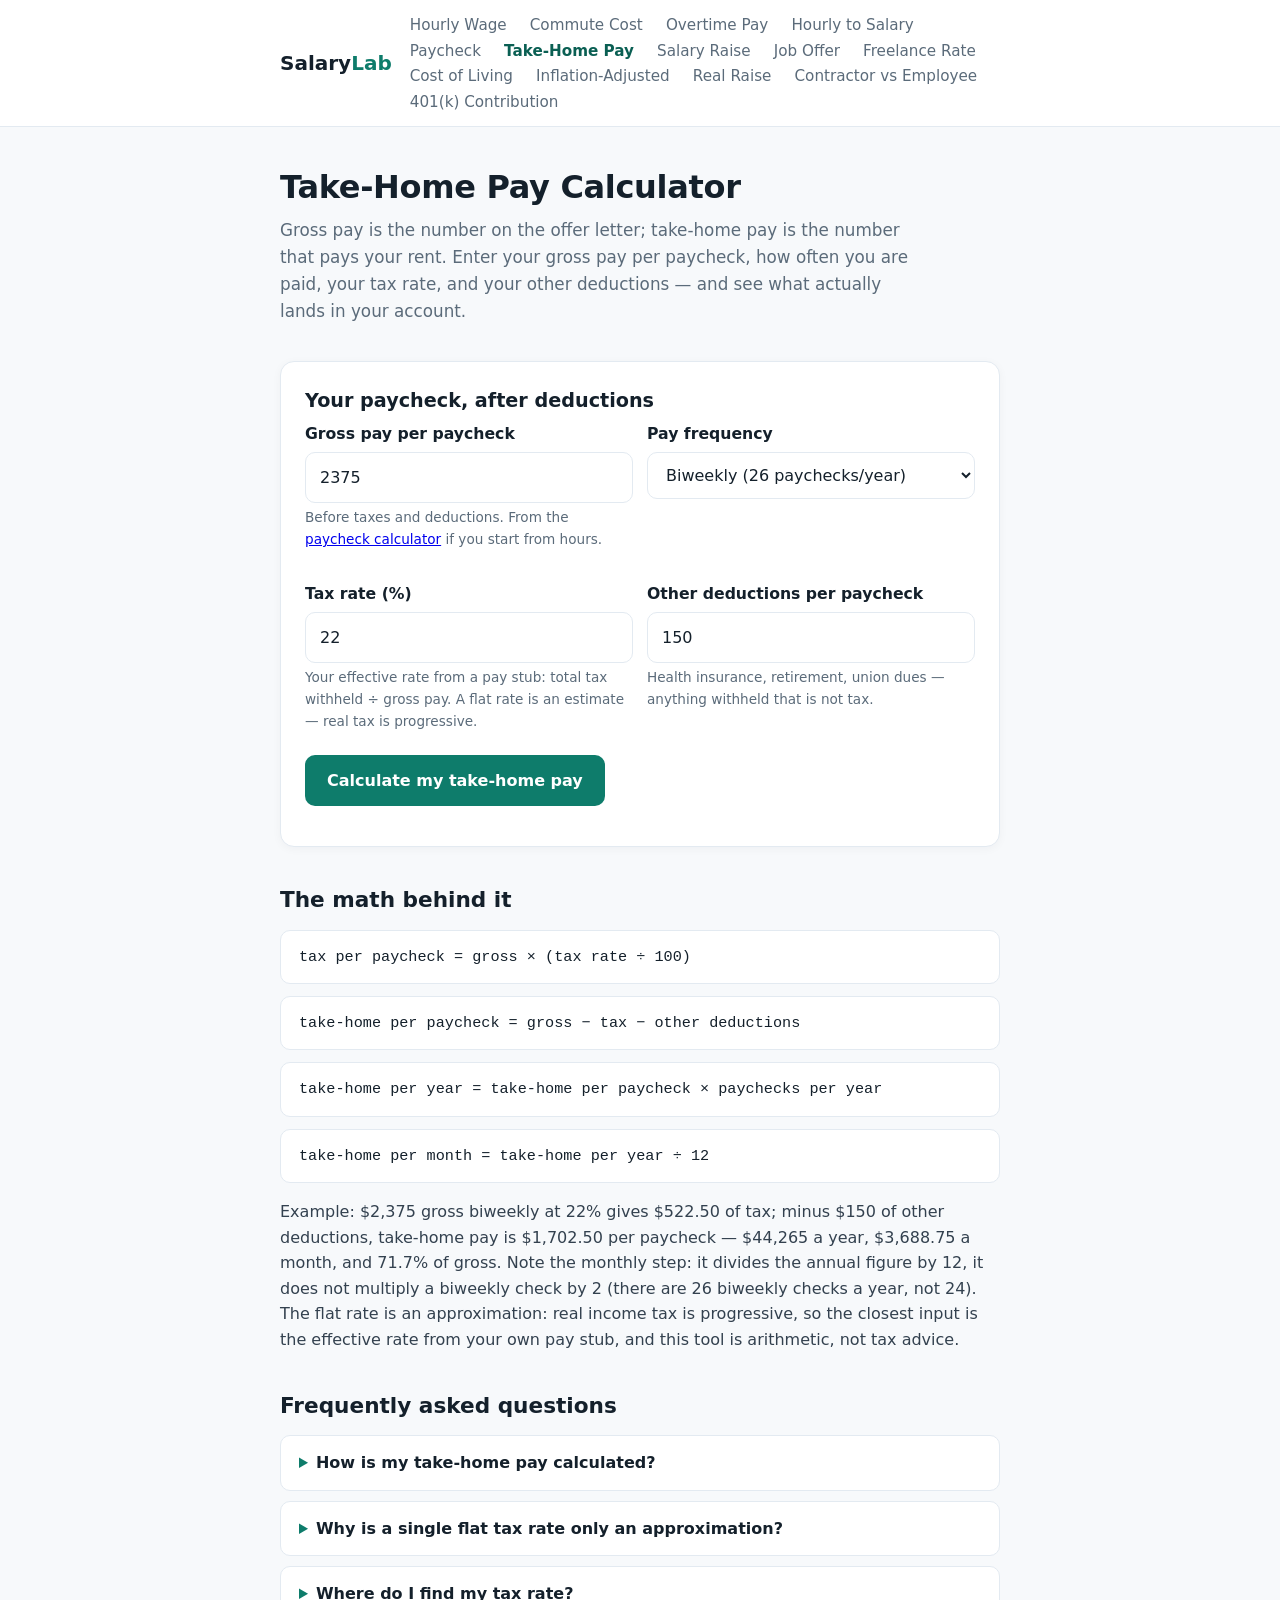
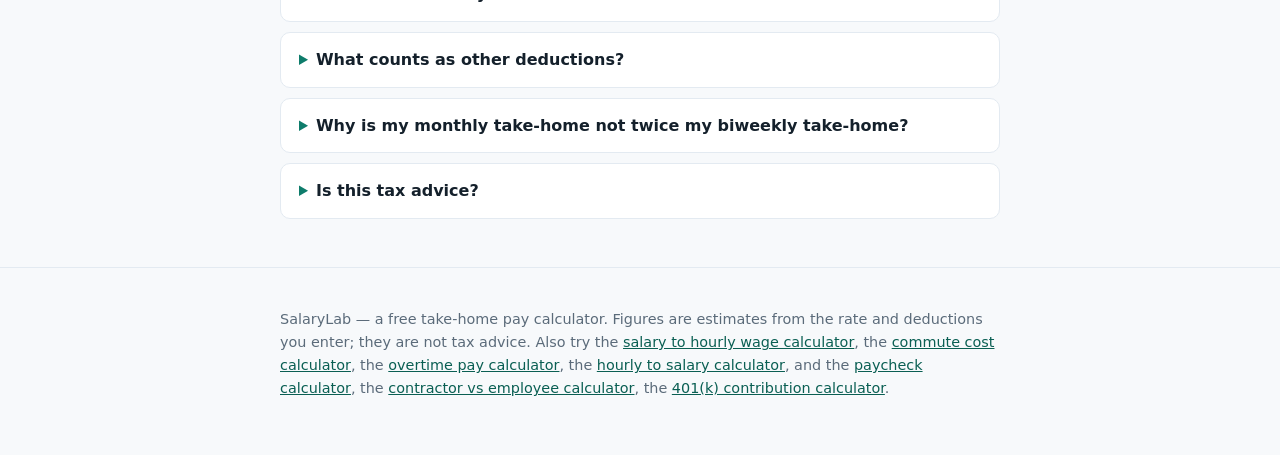
<file: take-home-pay/index.html>
<!DOCTYPE html>
<html lang="en">
<head>
<meta charset="utf-8">
<meta name="viewport" content="width=device-width, initial-scale=1">
<title>Take-Home Pay Calculator — Gross to Net Per Paycheck | SalaryLab</title>
<meta name="description" content="Free take-home pay calculator: enter your gross pay per paycheck, pay frequency, a tax rate, and other deductions to see your net pay per paycheck, per month, and per year.">
<link rel="canonical" href="https://salary.mimito6.uk/take-home-pay">
<link rel="stylesheet" href="../styles.css">
<meta name="theme-color" content="#0e7c6b">
<script type="application/ld+json">
{
  "@context": "https://schema.org",
  "@type": "WebApplication",
  "name": "SalaryLab — Take-Home Pay Calculator",
  "url": "https://salary.mimito6.uk/take-home-pay",
  "applicationCategory": "FinanceApplication",
  "operatingSystem": "Any",
  "offers": { "@type": "Offer", "price": "0", "priceCurrency": "USD" },
  "description": "Calculate take-home (net) pay per paycheck, per month, and per year from gross pay per paycheck, pay frequency, a user-supplied tax rate, and other deductions."
}
</script>
<script type="application/ld+json">
{
  "@context": "https://schema.org",
  "@type": "FAQPage",
  "mainEntity": [
    {
      "@type": "Question",
      "name": "How is my take-home pay calculated?",
      "acceptedAnswer": { "@type": "Answer", "text": "Tax withheld is your gross pay times your tax rate; subtract that and your other deductions from gross pay. Example: $2,375 gross biweekly at a 22% tax rate gives $522.50 of tax; minus $150 of other deductions, take-home pay is $1,702.50 per paycheck, or $44,265 a year over 26 paychecks." }
    },
    {
      "@type": "Question",
      "name": "Why is a single flat tax rate only an approximation?",
      "acceptedAnswer": { "@type": "Answer", "text": "Real income tax is progressive: different slices of income are taxed at different rates, and credits, deductions, and state rules change the total. A flat rate is a useful estimate, not a tax return. For the closest estimate, use the effective rate from your own pay stub (total tax withheld divided by gross pay) rather than your top marginal bracket." }
    },
    {
      "@type": "Question",
      "name": "Where do I find my tax rate?",
      "acceptedAnswer": { "@type": "Answer", "text": "Look at a recent pay stub: divide the total tax withheld on that check (federal plus state, if any) by the gross pay on the same check. If $522.50 of tax was withheld from $2,375 gross, your effective rate is 22%. Using that figure already reflects your pre-tax deductions approximately, because it comes from your real withholding." }
    },
    {
      "@type": "Question",
      "name": "What counts as other deductions?",
      "acceptedAnswer": { "@type": "Answer", "text": "Anything taken out of your check that is not tax: health insurance premiums, retirement contributions, union dues, and similar items. Enter the total per paycheck. If an item is pre-tax, your pay-stub effective rate already reflects it, so do not also try to adjust the tax rate for it — just include the dollar amount here." }
    },
    {
      "@type": "Question",
      "name": "Why is my monthly take-home not twice my biweekly take-home?",
      "acceptedAnswer": { "@type": "Answer", "text": "Because biweekly pay has 26 paychecks a year and a month averages 26 ÷ 12 = 2.1667 paychecks, not 2. A $1,702.50 biweekly check is $3,688.75 a month ($44,265 ÷ 12), not $3,405. The same applies in reverse: a monthly check is simply its own amount, since there are 12 of them." }
    },
    {
      "@type": "Question",
      "name": "Is this tax advice?",
      "acceptedAnswer": { "@type": "Answer", "text": "No. This tool only does the arithmetic on the rate and deductions you enter. It does not estimate your tax liability, choose a withholding amount, or replace a tax professional. For decisions about withholding, use your employer's withholding form and, if unsure, a tax professional." }
    }
  ]
}
</script>
</head>
<body>
<header class="site-header">
  <div class="wrap">
    <a class="brand" href="/">Salary<span>Lab</span></a>
    <nav class="site-nav">
      <a href="/">Hourly Wage</a>
      <a href="/commute-cost">Commute Cost</a>
      <a href="/overtime-pay">Overtime Pay</a>
      <a href="/hourly-to-salary">Hourly to Salary</a>
      <a href="/paycheck">Paycheck</a>
      <a href="/take-home-pay" aria-current="page">Take-Home Pay</a>
      <a href="/salary-raise">Salary Raise</a>
      <a href="/job-offer-comparison">Job Offer</a>
      <a href="/freelance-rate">Freelance Rate</a>
      <a href="/cost-of-living-salary">Cost of Living</a>
      <a href="/inflation-adjusted-salary">Inflation-Adjusted</a>
      <a href="/real-raise">Real Raise</a>
      <a href="/contractor-vs-employee">Contractor vs Employee</a>
      <a href="/401k-contribution">401(k) Contribution</a>
    </nav>
  </div>
</header>

<main class="wrap">
  <div class="hero">
    <h1>Take-Home Pay Calculator</h1>
    <p class="lede">Gross pay is the number on the offer letter; take-home pay is the number that pays your rent. Enter your gross pay per paycheck, how often you are paid, your tax rate, and your other deductions — and see what actually lands in your account.</p>
  </div>

  <div class="card">
    <h2>Your paycheck, after deductions</h2>
    <div class="field-grid">
      <div class="field">
        <label for="thGross">Gross pay per paycheck</label>
        <input id="thGross" type="number" inputmode="decimal" min="0" step="any" value="2375">
        <small>Before taxes and deductions. From the <a href="/paycheck">paycheck calculator</a> if you start from hours.</small>
      </div>
      <div class="field">
        <label for="thFreq">Pay frequency</label>
        <select id="thFreq">
          <option value="52">Weekly (52 paychecks/year)</option>
          <option value="26" selected>Biweekly (26 paychecks/year)</option>
          <option value="24">Semimonthly (24 paychecks/year)</option>
          <option value="12">Monthly (12 paychecks/year)</option>
        </select>
      </div>
      <div class="field">
        <label for="thRate">Tax rate (%)</label>
        <input id="thRate" type="number" inputmode="decimal" min="0" max="100" step="any" value="22">
        <small>Your effective rate from a pay stub: total tax withheld ÷ gross pay. A flat rate is an estimate — real tax is progressive.</small>
      </div>
      <div class="field">
        <label for="thOther">Other deductions per paycheck</label>
        <input id="thOther" type="number" inputmode="decimal" min="0" step="any" value="150">
        <small>Health insurance, retirement, union dues — anything withheld that is not tax.</small>
      </div>
    </div>
    <div class="btn-row">
      <button class="btn" id="calcTakeHomeBtn" type="button">Calculate my take-home pay</button>
    </div>
    <p id="thError" role="alert" style="color:#b3541e;font-weight:600;"></p>

    <div class="results" id="thResults" aria-live="polite">
      <div class="big-number">
        <div class="eyebrow">Your take-home pay per paycheck</div>
        <div class="value" id="thBig">—</div>
        <div class="delta" id="thBigDelta"></div>
      </div>
      <ul class="result-lines">
        <li><span class="k">Tax withheld per paycheck</span><span class="v" id="thTax">—</span></li>
        <li><span class="k">Other deductions per paycheck</span><span class="v" id="thOtherOut">—</span></li>
        <li><span class="k">Take-home pay per paycheck</span><span class="v" id="thNet">—</span></li>
        <li><span class="k">Take-home pay per month</span><span class="v" id="thMonthlyNet">—</span></li>
        <li><span class="k">Take-home pay per year</span><span class="v" id="thAnnualNet">—</span></li>
        <li><span class="k">Take-home share of gross</span><span class="v" id="thTakeHomePct">—</span></li>
        <li><span class="k">Gross pay per year</span><span class="v" id="thAnnualGross">—</span></li>
      </ul>
      <div class="warn-note">Starting from hours instead of a gross figure? <a href="/paycheck">Calculate your gross paycheck first →</a></div>
    </div>
  </div>

  <section class="block">
    <h2>The math behind it</h2>
    <div class="formula">tax per paycheck = gross × (tax rate ÷ 100)</div>
    <div class="formula">take-home per paycheck = gross − tax − other deductions</div>
    <div class="formula">take-home per year = take-home per paycheck × paychecks per year</div>
    <div class="formula">take-home per month = take-home per year ÷ 12</div>
    <p>Example: $2,375 gross biweekly at 22% gives $522.50 of tax; minus $150 of other deductions, take-home pay is $1,702.50 per paycheck — $44,265 a year, $3,688.75 a month, and 71.7% of gross. Note the monthly step: it divides the annual figure by 12, it does not multiply a biweekly check by 2 (there are 26 biweekly checks a year, not 24). The flat rate is an approximation: real income tax is progressive, so the closest input is the effective rate from your own pay stub, and this tool is arithmetic, not tax advice.</p>
  </section>

  <section class="block faq">
    <h2>Frequently asked questions</h2>
    <details><summary>How is my take-home pay calculated?</summary>
      <p>Tax withheld is your gross pay times your tax rate; subtract that and your other deductions from gross pay. Example: $2,375 gross biweekly at a 22% tax rate gives $522.50 of tax; minus $150 of other deductions, take-home pay is $1,702.50 per paycheck, or $44,265 a year over 26 paychecks.</p>
    </details>
    <details><summary>Why is a single flat tax rate only an approximation?</summary>
      <p>Real income tax is progressive: different slices of income are taxed at different rates, and credits, deductions, and state rules change the total. A flat rate is a useful estimate, not a tax return. For the closest estimate, use the effective rate from your own pay stub (total tax withheld divided by gross pay) rather than your top marginal bracket.</p>
    </details>
    <details><summary>Where do I find my tax rate?</summary>
      <p>Look at a recent pay stub: divide the total tax withheld on that check (federal plus state, if any) by the gross pay on the same check. If $522.50 of tax was withheld from $2,375 gross, your effective rate is 22%. Using that figure already reflects your pre-tax deductions approximately, because it comes from your real withholding.</p>
    </details>
    <details><summary>What counts as other deductions?</summary>
      <p>Anything taken out of your check that is not tax: health insurance premiums, retirement contributions, union dues, and similar items. Enter the total per paycheck. If an item is pre-tax, your pay-stub effective rate already reflects it, so do not also try to adjust the tax rate for it — just include the dollar amount here.</p>
    </details>
    <details><summary>Why is my monthly take-home not twice my biweekly take-home?</summary>
      <p>Because biweekly pay has 26 paychecks a year and a month averages 26 ÷ 12 = 2.1667 paychecks, not 2. A $1,702.50 biweekly check is $3,688.75 a month ($44,265 ÷ 12), not $3,405. The same applies in reverse: a monthly check is simply its own amount, since there are 12 of them.</p>
    </details>
    <details><summary>Is this tax advice?</summary>
      <p>No. This tool only does the arithmetic on the rate and deductions you enter. It does not estimate your tax liability, choose a withholding amount, or replace a tax professional. For decisions about withholding, use your employer's withholding form and, if unsure, a tax professional.</p>
    </details>
  </section>
</main>

<footer class="site-footer">
  <div class="wrap">
    <p>SalaryLab — a free take-home pay calculator. Figures are estimates from the rate and deductions you enter; they are not tax advice. Also try the <a href="/">salary to hourly wage calculator</a>, the <a href="/commute-cost">commute cost calculator</a>, the <a href="/overtime-pay">overtime pay calculator</a>, the <a href="/hourly-to-salary">hourly to salary calculator</a>, and the <a href="/paycheck">paycheck calculator</a>, the <a href="/contractor-vs-employee">contractor vs employee calculator</a>, the <a href="/401k-contribution">401(k) contribution calculator</a>.</p>
  </div>
</footer>
<script src="../takehome.js"></script>
</body>
</html>
</file>
<file: styles.css>
/* SalaryLab — clean, mobile-first, zero external requests */
:root {
  --bg: #f7f9fb;
  --surface: #ffffff;
  --ink: #14202b;
  --muted: #5b6b7a;
  --line: #e3eaf1;
  --accent: #0e7c6b;
  --accent-dark: #0a5f53;
  --warn: #b3541e;
  --radius: 14px;
  --max: 760px;
  --font: system-ui, -apple-system, "Segoe UI", Roboto, "Helvetica Neue", Arial, sans-serif;
}
* { box-sizing: border-box; }
html { -webkit-text-size-adjust: 100%; }
body {
  margin: 0;
  font-family: var(--font);
  background: var(--bg);
  color: var(--ink);
  line-height: 1.6;
}
.wrap { max-width: var(--max); margin: 0 auto; padding: 0 20px; }

/* header / nav */
.site-header {
  background: var(--surface);
  border-bottom: 1px solid var(--line);
  position: sticky; top: 0; z-index: 10;
}
.site-header .wrap {
  display: flex; align-items: center; justify-content: space-between;
  padding-top: 12px; padding-bottom: 12px;
}
.brand { font-weight: 800; font-size: 1.25rem; color: var(--ink); text-decoration: none; }
.brand span { color: var(--accent); }
.site-nav a {
  color: var(--muted); text-decoration: none; font-size: 0.95rem; margin-left: 18px;
  white-space: nowrap;
}
.site-nav a[aria-current="page"] { color: var(--accent-dark); font-weight: 700; }
.site-nav a:hover { color: var(--ink); }

/* hero */
.hero { padding: 40px 0 8px; }
.hero h1 { font-size: 2rem; line-height: 1.25; margin: 0 0 10px; letter-spacing: -0.01em; }
.hero p.lede { color: var(--muted); font-size: 1.05rem; margin: 0; max-width: 60ch; }

/* calculator card */
.card {
  background: var(--surface);
  border: 1px solid var(--line);
  border-radius: var(--radius);
  padding: 24px;
  margin: 28px 0;
  box-shadow: 0 2px 10px rgba(20, 32, 43, 0.04);
}
.card h2 { margin: 0 0 4px; font-size: 1.2rem; }
.card .hint { color: var(--muted); font-size: 0.92rem; margin: 0 0 18px; }

.field { margin-bottom: 16px; }
.field label { display: block; font-weight: 650; margin-bottom: 6px; font-size: 0.98rem; }
.field small { display: block; color: var(--muted); font-weight: 400; margin-top: 4px; font-size: 0.85rem; }
.field input, .field select {
  width: 100%;
  font: inherit;
  padding: 12px 14px;
  border: 1px solid var(--line);
  border-radius: 10px;
  background: #fff;
  color: var(--ink);
}
.field input:focus, .field select:focus {
  outline: 2px solid var(--accent);
  outline-offset: 1px;
  border-color: var(--accent);
}
.field-grid { display: grid; grid-template-columns: 1fr 1fr; gap: 14px; }
@media (max-width: 560px) { .field-grid { grid-template-columns: 1fr; } }
.offer-grid { display: grid; grid-template-columns: 1fr 1fr; gap: 18px; }
@media (max-width: 640px) { .offer-grid { grid-template-columns: 1fr; } }
.offer-card { border: 1px solid var(--line); border-radius: var(--radius); padding: 18px; background: var(--surface); }
.offer-card h3 { margin: 0 0 12px; font-size: 1.1rem; }
.winner-tag { display: inline-block; background: var(--accent); color: #fff; font-size: 0.8rem; font-weight: 700; border-radius: 999px; padding: 2px 10px; margin-left: 8px; vertical-align: middle; }
.winner-tag:empty { display: none; }
.btn-row { display: flex; gap: 10px; flex-wrap: wrap; margin-top: 6px; }
button.btn {
  font: inherit; font-weight: 700; cursor: pointer;
  background: var(--accent); color: #fff; border: none;
  border-radius: 10px; padding: 13px 22px;
}
button.btn:hover { background: var(--accent-dark); }
button.btn-ghost {
  background: transparent; color: var(--muted); border: 1px solid var(--line);
}
button.btn-ghost:hover { color: var(--ink); }

/* results */
.results { display: none; }
.results.show { display: block; }
.big-number {
  background: var(--ink);
  color: #fff;
  border-radius: var(--radius);
  padding: 28px 24px;
  text-align: center;
  margin: 20px 0;
}
.big-number .eyebrow {
  text-transform: uppercase; letter-spacing: 0.08em;
  font-size: 0.8rem; color: #9fb3c4; margin-bottom: 6px;
}
.big-number .value { font-size: 3rem; font-weight: 800; letter-spacing: -0.02em; line-height: 1.1; }
.big-number .value small { font-size: 1.2rem; font-weight: 600; color: #9fb3c4; }
.big-number .delta { margin-top: 10px; font-size: 1.05rem; color: #ffd9a8; }
.big-number.nominal .delta { color: #9fd8c9; }
.big-number.nominal .value { font-size: 2.4rem; }
.result-lines { margin: 0; padding: 0; list-style: none; }
.result-lines li {
  display: flex; justify-content: space-between; gap: 12px;
  padding: 10px 2px; border-bottom: 1px dashed var(--line);
  font-size: 0.98rem;
}
.result-lines li:last-child { border-bottom: none; }
.result-lines .k { color: var(--muted); }
.result-lines .v { font-weight: 700; white-space: nowrap; }
.warn-note {
  background: #fff7ed; border: 1px solid #f4d9b8; color: #7a4a12;
  border-radius: 10px; padding: 12px 16px; font-size: 0.9rem; margin-top: 16px;
}

/* explainer + faq */
section.block { margin: 36px 0; }
section.block h2 { font-size: 1.35rem; margin: 0 0 12px; }
section.block p, section.block li { color: #33414f; }
.formula {
  background: var(--surface); border: 1px solid var(--line); border-radius: 10px;
  padding: 14px 18px; font-family: ui-monospace, SFMono-Regular, Menlo, Consolas, monospace;
  font-size: 0.95rem; overflow-x: auto; margin: 12px 0;
}
.faq details {
  background: var(--surface); border: 1px solid var(--line); border-radius: 10px;
  padding: 14px 18px; margin-bottom: 10px;
}
.faq summary { font-weight: 650; cursor: pointer; }
.faq summary::marker { color: var(--accent); }
.faq p { margin: 8px 0 2px; color: #33414f; }

.site-footer {
  border-top: 1px solid var(--line); margin-top: 48px; padding: 26px 0 40px;
  color: var(--muted); font-size: 0.9rem;
}
.site-footer a { color: var(--accent-dark); }

@media (prefers-color-scheme: dark) {
  :root {
    --bg: #10161d; --surface: #172029; --ink: #e8eef4; --muted: #93a5b5;
    --line: #26333f; --accent: #35b598; --accent-dark: #63d3b9; --warn: #e09a55;
  }
  .field input, .field select { background: #10161d; }
  .big-number .eyebrow { color: #8fa3b5; }
  section.block p, section.block li { color: #c3cfda; }
  .faq p { color: #c3cfda; }
  .warn-note { background: #241a0e; border-color: #6b4a1e; color: #e8b96f; }
}
</file>
